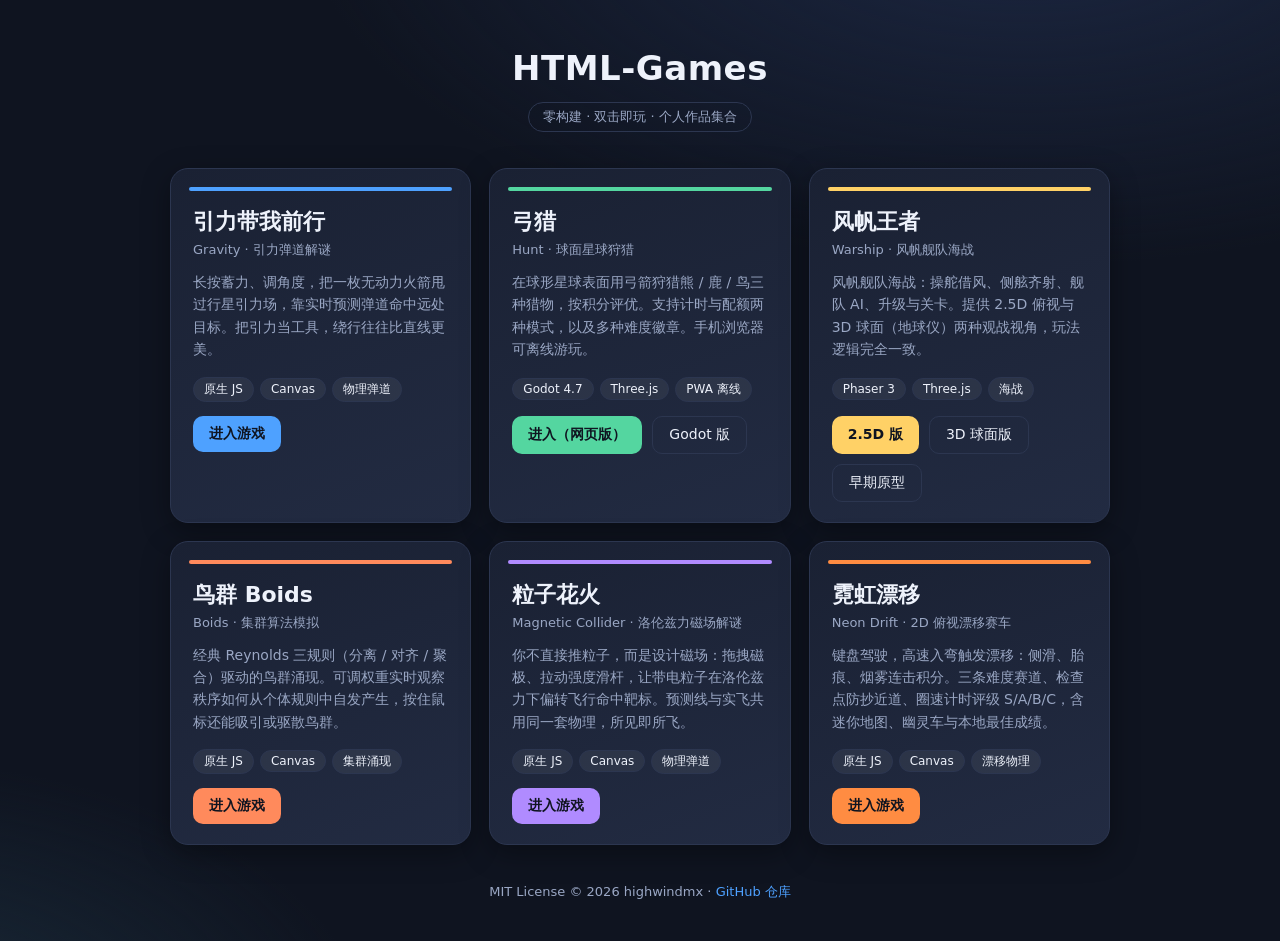
<file: index.html>
<!DOCTYPE html>
<html lang="zh-CN">
<head>
<meta charset="UTF-8">
<meta name="viewport" content="width=device-width, initial-scale=1.0, maximum-scale=1.0, user-scalable=no">
<title>HTML-Games · 小游戏集合</title>
<style>
  :root{
    --bg:#0f1420; --panel:#1a2133; --panel2:#222b42;
    --ink:#eef2fb; --sub:#9aa7c4; --line:#2c3650;
    --blue:#4ea1ff; --coral:#ff8a5c; --green:#54d6a0; --gold:#ffd166;
    --shadow:0 8px 28px rgba(0,0,0,.35);
  }
  *{box-sizing:border-box;}
  html,body{margin:0;padding:0;min-height:100%;background:
    radial-gradient(1200px 600px at 80% -10%, #1c2742 0%, transparent 60%),
    radial-gradient(900px 500px at -10% 110%, #1a2b3a 0%, transparent 55%),
    var(--bg);
    color:var(--ink);
    font-family:-apple-system,"PingFang SC","Microsoft YaHei",system-ui,sans-serif;
    -webkit-font-smoothing:antialiased;}
  .wrap{max-width:980px;margin:0 auto;padding:48px 20px 40px;}
  header{text-align:center;margin-bottom:36px;}
  h1{font-size:34px;margin:0 0 8px;letter-spacing:.5px;}
  .tag{display:inline-block;font-size:13px;color:var(--sub);
    border:1px solid var(--line);border-radius:999px;padding:5px 14px;margin-top:6px;}
  .grid{display:grid;gap:18px;grid-template-columns:repeat(auto-fit,minmax(280px,1fr));}
  .card{position:relative;background:linear-gradient(160deg,var(--panel),var(--panel2));
    border:1px solid var(--line);border-radius:18px;padding:22px 22px 20px;
    box-shadow:var(--shadow);overflow:hidden;transition:transform .18s ease,border-color .18s ease;}
  .card:hover{transform:translateY(-4px);border-color:var(--accent,#4ea1ff);}
  .card .bar{height:4px;border-radius:4px;background:var(--accent,#4ea1ff);margin:-4px -4px 16px;}
  .card h2{margin:0 0 4px;font-size:22px;}
  .card .en{color:var(--sub);font-size:13px;margin-bottom:12px;}
  .card p{color:var(--sub);font-size:14px;line-height:1.6;margin:0 0 16px;min-height:66px;}
  .chip{display:inline-block;font-size:12px;color:var(--ink);background:rgba(255,255,255,.06);
    border:1px solid var(--line);border-radius:999px;padding:3px 10px;margin:0 6px 8px 0;}
  .links{display:flex;flex-wrap:wrap;gap:10px;margin-top:6px;}
  .btn{display:inline-flex;align-items:center;gap:6px;text-decoration:none;
    font-size:14px;font-weight:600;color:#0f1420;background:var(--accent,#4ea1ff);
    padding:9px 16px;border-radius:10px;transition:filter .15s ease;}
  .btn:hover{filter:brightness(1.08);}
  .btn.sub{background:transparent;color:var(--ink);border:1px solid var(--line);font-weight:500;}
  .btn.sub:hover{border-color:var(--accent,#4ea1ff);}
  footer{text-align:center;color:var(--sub);font-size:13px;margin-top:38px;}
  footer a{color:var(--blue);text-decoration:none;}
  footer a:hover{text-decoration:underline;}
</style>
</head>
<body>
<div class="wrap">
  <header>
    <h1>HTML-Games</h1>
    <div class="tag">零构建 · 双击即玩 · 个人作品集合</div>
  </header>

  <main class="grid">

    <!-- Gravity -->
    <section class="card" style="--accent:var(--blue)">
      <div class="bar"></div>
      <h2>引力带我前行</h2>
      <div class="en">Gravity · 引力弹道解谜</div>
      <p>长按蓄力、调角度，把一枚无动力火箭甩过行星引力场，靠实时预测弹道命中远处目标。把引力当工具，绕行往往比直线更美。</p>
      <span class="chip">原生 JS</span><span class="chip">Canvas</span><span class="chip">物理弹道</span>
      <div class="links">
        <a class="btn" href="gravity/index.html">进入游戏</a>
      </div>
    </section>

    <!-- Hunt -->
    <section class="card" style="--accent:var(--green)">
      <div class="bar"></div>
      <h2>弓猎</h2>
      <div class="en">Hunt · 球面星球狩猎</div>
      <p>在球形星球表面用弓箭狩猎熊 / 鹿 / 鸟三种猎物，按积分评优。支持计时与配额两种模式，以及多种难度徽章。手机浏览器可离线游玩。</p>
      <span class="chip">Godot 4.7</span><span class="chip">Three.js</span><span class="chip">PWA 离线</span>
      <div class="links">
        <a class="btn" href="hunt/web/index.html">进入（网页版）</a>
        <a class="btn sub" href="hunt/docs/index.html">Godot 版</a>
      </div>
    </section>

    <!-- Warship -->
    <section class="card" style="--accent:var(--gold)">
      <div class="bar"></div>
      <h2>风帆王者</h2>
      <div class="en">Warship · 风帆舰队海战</div>
      <p>风帆舰队海战：操舵借风、侧舷齐射、舰队 AI、升级与关卡。提供 2.5D 俯视与 3D 球面（地球仪）两种观战视角，玩法逻辑完全一致。</p>
      <span class="chip">Phaser 3</span><span class="chip">Three.js</span><span class="chip">海战</span>
      <div class="links">
        <a class="btn" href="warship/25D/index.html">2.5D 版</a>
        <a class="btn sub" href="warship/3D/index.html">3D 球面版</a>
        <a class="btn sub" href="warship/archive/index.html">早期原型</a>
      </div>
    </section>

    <!-- Boids -->
    <section class="card" style="--accent:var(--coral)">
      <div class="bar"></div>
      <h2>鸟群 Boids</h2>
      <div class="en">Boids · 集群算法模拟</div>
      <p>经典 Reynolds 三规则（分离 / 对齐 / 聚合）驱动的鸟群涌现。可调权重实时观察秩序如何从个体规则中自发产生，按住鼠标还能吸引或驱散鸟群。</p>
      <span class="chip">原生 JS</span><span class="chip">Canvas</span><span class="chip">集群涌现</span>
      <div class="links">
        <a class="btn" href="boids/index.html">进入游戏</a>
      </div>
    </section>

    <!-- Magnetic -->
    <section class="card" style="--accent:#b08bff">
      <div class="bar"></div>
      <h2>粒子花火</h2>
      <div class="en">Magnetic Collider · 洛伦兹力磁场解谜</div>
      <p>你不直接推粒子，而是设计磁场：拖拽磁极、拉动强度滑杆，让带电粒子在洛伦兹力下偏转飞行命中靶标。预测线与实飞共用同一套物理，所见即所飞。</p>
      <span class="chip">原生 JS</span><span class="chip">Canvas</span><span class="chip">物理弹道</span>
      <div class="links">
        <a class="btn" href="magnetic/index.html">进入游戏</a>
      </div>
    </section>

    <!-- Racecar -->
    <section class="card" style="--accent:#ff8c42">
      <div class="bar"></div>
      <h2>霓虹漂移</h2>
      <div class="en">Neon Drift · 2D 俯视漂移赛车</div>
      <p>键盘驾驶，高速入弯触发漂移：侧滑、胎痕、烟雾连击积分。三条难度赛道、检查点防抄近道、圈速计时评级 S/A/B/C，含迷你地图、幽灵车与本地最佳成绩。</p>
      <span class="chip">原生 JS</span><span class="chip">Canvas</span><span class="chip">漂移物理</span>
      <div class="links">
        <a class="btn" href="racecar/index.html">进入游戏</a>
      </div>
    </section>

  </main>

  <footer>
    MIT License © 2026 highwindmx ·
    <a href="https://github.com/highwindmx/HTML-Games" target="_blank" rel="noopener">GitHub 仓库</a>
  </footer>
</div>
</body>
</html>
</file>
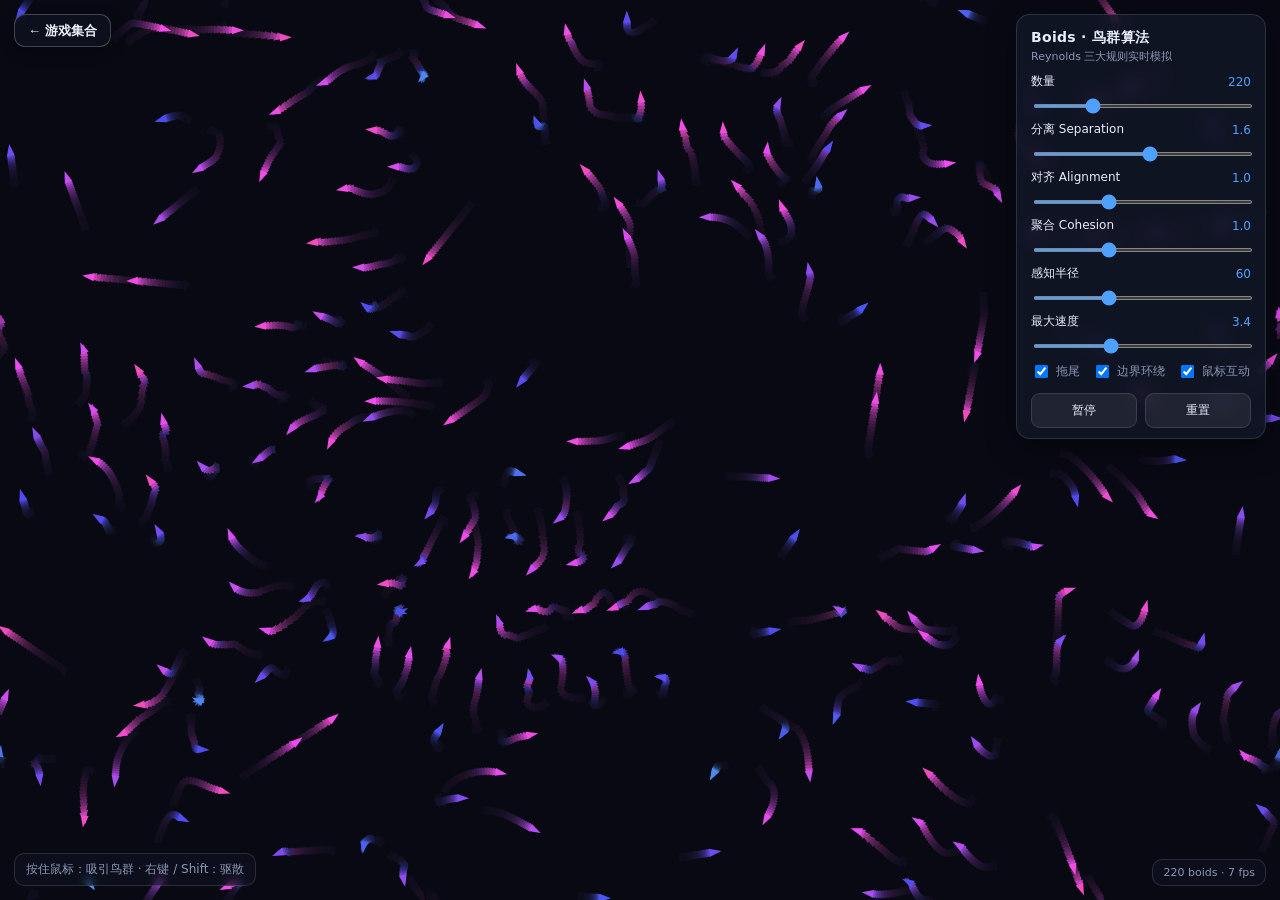
<file: boids/index.html>
<!DOCTYPE html>
<html lang="zh-CN">
<head>
<meta charset="UTF-8">
<meta name="viewport" content="width=device-width, initial-scale=1, maximum-scale=1, user-scalable=no">
<title>Boids · 鸟群算法模拟</title>
<style>
  :root{
    --bg:#0b0f1a; --panel:rgba(18,24,40,.82); --line:rgba(255,255,255,.12);
    --txt:#e8eefb; --muted:#8b97b3; --accent:#4ea1ff;
  }
  *{box-sizing:border-box;}
  html,body{margin:0;height:100%;background:var(--bg);color:var(--txt);overflow:hidden;
    font-family:-apple-system,"PingFang SC","Microsoft YaHei",system-ui,sans-serif;}
  #cv{display:block;position:fixed;inset:0;width:100%;height:100%;}
  .b2home{position:fixed;top:14px;left:14px;z-index:2147483647;display:inline-flex;align-items:center;gap:4px;
    font:600 13px/1 -apple-system,"PingFang SC","Microsoft YaHei",sans-serif;color:#eef2fb;
    text-decoration:none;background:rgba(15,20,32,.72);border:1px solid rgba(255,255,255,.22);
    padding:9px 13px;border-radius:11px;backdrop-filter:blur(4px);box-shadow:0 4px 14px rgba(0,0,0,.35);}
  .b2home:hover{background:rgba(78,161,255,.92);border-color:rgba(78,161,255,.92);}
  #panel{position:fixed;top:14px;right:14px;width:250px;z-index:50;background:var(--panel);
    border:1px solid var(--line);border-radius:14px;backdrop-filter:blur(8px);
    padding:14px 14px 10px;box-shadow:0 8px 30px rgba(0,0,0,.45);user-select:none;}
  #panel h1{font-size:14px;margin:0 0 2px;font-weight:600;letter-spacing:.3px;}
  #panel .sub{font-size:11px;color:var(--muted);margin-bottom:6px;}
  .row{display:flex;align-items:center;justify-content:space-between;font-size:12px;margin:9px 0 3px;}
  .row .val{color:var(--accent);font-variant-numeric:tabular-nums;}
  input[type=range]{width:100%;accent-color:var(--accent);height:4px;}
  .toggles{display:flex;flex-wrap:wrap;gap:8px 12px;margin-top:10px;font-size:12px;}
  .toggles label{display:flex;align-items:center;gap:5px;cursor:pointer;color:var(--muted);}
  .btns{display:flex;gap:8px;margin-top:12px;}
  .btns button{flex:1;background:rgba(255,255,255,.07);color:var(--txt);border:1px solid var(--line);
    border-radius:9px;padding:8px 0;font-size:12px;cursor:pointer;transition:.15s;}
  .btns button:hover{background:rgba(78,161,255,.22);border-color:var(--accent);}
  #hint{position:fixed;left:14px;bottom:14px;z-index:50;font-size:12px;color:var(--muted);
    background:rgba(15,20,32,.6);border:1px solid var(--line);border-radius:10px;padding:7px 11px;backdrop-filter:blur(4px);}
  #stats{position:fixed;right:14px;bottom:14px;z-index:50;font-size:11px;color:var(--muted);
    background:rgba(15,20,32,.6);border:1px solid var(--line);border-radius:10px;padding:6px 10px;font-variant-numeric:tabular-nums;}
  @media (max-width:560px){ #panel{width:200px;} #hint{display:none;} }
</style>
</head>
<body>
<canvas id="cv"></canvas>
<a href="../index.html" class="b2home" title="返回游戏集合">← 游戏集合</a>

<div id="panel">
  <h1>Boids · 鸟群算法</h1>
  <div class="sub">Reynolds 三大规则实时模拟</div>

  <div class="row"><span>数量</span><span class="val" id="vCount">220</span></div>
  <input id="count" type="range" min="20" max="800" step="10" value="220">

  <div class="row"><span>分离 Separation</span><span class="val" id="vSep">1.6</span></div>
  <input id="sep" type="range" min="0" max="3" step="0.1" value="1.6">

  <div class="row"><span>对齐 Alignment</span><span class="val" id="vAli">1.0</span></div>
  <input id="ali" type="range" min="0" max="3" step="0.1" value="1.0">

  <div class="row"><span>聚合 Cohesion</span><span class="val" id="vCoh">1.0</span></div>
  <input id="coh" type="range" min="0" max="3" step="0.1" value="1.0">

  <div class="row"><span>感知半径</span><span class="val" id="vPer">60</span></div>
  <input id="per" type="range" min="20" max="140" step="5" value="60">

  <div class="row"><span>最大速度</span><span class="val" id="vSpd">3.4</span></div>
  <input id="spd" type="range" min="1" max="8" step="0.2" value="3.4">

  <div class="toggles">
    <label><input type="checkbox" id="trails" checked> 拖尾</label>
    <label><input type="checkbox" id="wrap" checked> 边界环绕</label>
    <label><input type="checkbox" id="mouseOn" checked> 鼠标互动</label>
  </div>
  <div class="btns">
    <button id="pauseBtn">暂停</button>
    <button id="resetBtn">重置</button>
  </div>
</div>

<div id="hint">按住鼠标：吸引鸟群 · 右键 / Shift：驱散</div>
<div id="stats">—</div>

<script>
(function(){
  "use strict";
  var cv = document.getElementById('cv');
  var ctx = cv.getContext('2d');
  var W = 0, H = 0, DPR = 1;

  function resize(){
    DPR = Math.min(window.devicePixelRatio || 1, 2);
    W = window.innerWidth; H = window.innerHeight;
    cv.width = Math.floor(W * DPR); cv.height = Math.floor(H * DPR);
    ctx.setTransform(DPR, 0, 0, DPR, 0, 0);
  }
  window.addEventListener('resize', resize);
  resize();

  // ---- boids data (declared before UI binding so setCount can run safely) ----
  var boids = [];
  function rand(a,b){ return a + Math.random()*(b-a); }
  function makeBoid(){
    var a = rand(0, Math.PI*2), s = rand(1, P.spd);
    return { x:rand(0,W), y:rand(0,H), vx:Math.cos(a)*s, vy:Math.sin(a)*s };
  }
  function setCount(n){
    n = Math.round(n);
    if (n > boids.length){ while (boids.length < n) boids.push(makeBoid()); }
    else if (n < boids.length){ boids.length = n; }
  }
  function reset(){ boids = []; setCount(P.count); }

  // ---- parameters (bound to UI) ----
  var P = { count:220, sep:1.6, ali:1.0, coh:1.0, per:60, spd:3.4,
            trails:true, wrap:true, mouseOn:true };
  reset();

  function bind(id, key, valId, fix){
    var el = document.getElementById(id);
    var out = document.getElementById(valId);
    function upd(){
      var v = parseFloat(el.value);
      P[key] = v;
      out.textContent = (fix != null) ? v.toFixed(fix) : v;
      if (key === 'count') setCount(v);
    }
    el.addEventListener('input', upd);
    upd();
  }
  bind('count','count','vCount',0);
  bind('sep','sep','vSep',1);
  bind('ali','ali','vAli',1);
  bind('coh','coh','vCoh',1);
  bind('per','per','vPer',0);
  bind('spd','spd','vSpd',1);
  document.getElementById('trails').addEventListener('change', function(e){ P.trails = e.target.checked; });
  document.getElementById('wrap').addEventListener('change', function(e){ P.wrap = e.target.checked; });
  document.getElementById('mouseOn').addEventListener('change', function(e){ P.mouseOn = e.target.checked; });

  // ---- mouse / touch ----
  var mouse = { x:-9999, y:-9999, down:false, repel:false };
  cv.addEventListener('mousemove', function(e){ mouse.x = e.clientX; mouse.y = e.clientY; });
  cv.addEventListener('mousedown', function(e){ mouse.down = true; mouse.repel = (e.button === 2 || e.shiftKey); });
  window.addEventListener('mouseup', function(){ mouse.down = false; });
  cv.addEventListener('contextmenu', function(e){ e.preventDefault(); });
  cv.addEventListener('mouseleave', function(){ mouse.x = -9999; mouse.y = -9999; });
  cv.addEventListener('touchstart', function(e){ var t=e.touches[0]; mouse.x=t.clientX; mouse.y=t.clientY; mouse.down=true; }, {passive:true});
  cv.addEventListener('touchmove',  function(e){ var t=e.touches[0]; mouse.x=t.clientX; mouse.y=t.clientY; }, {passive:true});
  cv.addEventListener('touchend',   function(){ mouse.down=false; mouse.x=-9999; mouse.y=-9999; });

  // spatial hash grid (keeps neighbor lookups near O(n))
  var grid = new Map();
  function key(cx,cy){ return cx + ',' + cy; }
  function buildGrid(cell){
    grid.clear();
    for (var i=0;i<boids.length;i++){
      var b = boids[i];
      var k = key(Math.floor(b.x/cell), Math.floor(b.y/cell));
      var arr = grid.get(k);
      if (!arr){ arr = []; grid.set(k, arr); }
      arr.push(b);
    }
  }
  function limit(v, max){
    var m = Math.hypot(v.x, v.y);
    if (m > max){ v.x = v.x/m*max; v.y = v.y/m*max; }
    return v;
  }
  function setMag(v, m){
    var d = Math.hypot(v.x, v.y) || 1;
    v.x = v.x/d*m; v.y = v.y/d*m;
    return v;
  }

  var MAXF = 0.5; // base max steering force

  function step(){
    var per = P.per, per2 = per*per, cell = Math.max(per, 20);
    buildGrid(cell);
    for (var i=0;i<boids.length;i++){
      var b = boids[i];
      var sepX=0,sepY=0, aliX=0,aliY=0, cohX=0,cohY=0, nS=0,nA=0,nC=0;
      var bcx = Math.floor(b.x/cell), bcy = Math.floor(b.y/cell);
      for (var gx=bcx-1; gx<=bcx+1; gx++){
        for (var gy=bcy-1; gy<=bcy+1; gy++){
          var arr = grid.get(key(gx,gy));
          if (!arr) continue;
          for (var j=0;j<arr.length;j++){
            var o = arr[j];
            if (o === b) continue;
            var dx = o.x - b.x, dy = o.y - b.y, d2 = dx*dx + dy*dy;
            if (d2 > per2 || d2 === 0) continue;
            var d = Math.sqrt(d2);
            // separation: steer away, weighted by closeness
            sepX -= dx/d/d; sepY -= dy/d/d; nS++;
            // alignment
            aliX += o.vx; aliY += o.vy; nA++;
            // cohesion
            cohX += o.x; cohY += o.y; nC++;
          }
        }
      }
      var ax=0, ay=0, v;
      if (nS > 0){ v = {x:sepX, y:sepY}; setMag(v, P.spd); v.x-=b.vx; v.y-=b.vy; limit(v, MAXF); ax += v.x*P.sep; ay += v.y*P.sep; }
      if (nA > 0){ v = {x:aliX/nA, y:aliY/nA}; setMag(v, P.spd); v.x-=b.vx; v.y-=b.vy; limit(v, MAXF); ax += v.x*P.ali; ay += v.y*P.ali; }
      if (nC > 0){ v = {x:cohX/nC - b.x, y:cohY/nC - b.y}; setMag(v, P.spd); v.x-=b.vx; v.y-=b.vy; limit(v, MAXF); ax += v.x*P.coh; ay += v.y*P.coh; }

      if (P.mouseOn && mouse.down){
        var mdx = mouse.x - b.x, mdy = mouse.y - b.y, md = Math.hypot(mdx, mdy);
        if (md < 200 && md > 0.001){
          var dir = mouse.repel ? -1 : 1;
          v = {x:mdx/md, y:mdy/md}; setMag(v, P.spd); v.x-=b.vx; v.y-=b.vy; limit(v, MAXF*3);
          ax += v.x*dir*0.8; ay += v.y*dir*0.8;
        }
      }

      b.vx += ax; b.vy += ay;
      var sp = Math.hypot(b.vx, b.vy);
      if (sp > P.spd){ b.vx = b.vx/sp*P.spd; b.vy = b.vy/sp*P.spd; }
      else if (sp < 0.4){ var k2 = (sp||1); b.vx = b.vx/k2*0.4; b.vy = b.vy/k2*0.4; }

      b.x += b.vx; b.y += b.vy;
      if (P.wrap){
        if (b.x < 0) b.x += W; else if (b.x > W) b.x -= W;
        if (b.y < 0) b.y += H; else if (b.y > H) b.y -= H;
      } else {
        if (b.x < 0){ b.x = 0; b.vx = Math.abs(b.vx); } else if (b.x > W){ b.x = W; b.vx = -Math.abs(b.vx); }
        if (b.y < 0){ b.y = 0; b.vy = Math.abs(b.vy); } else if (b.y > H){ b.y = H; b.vy = -Math.abs(b.vy); }
      }
    }
  }

  function draw(){
    if (P.trails){
      ctx.fillStyle = 'rgba(11,15,26,0.18)';
      ctx.fillRect(0,0,W,H);
    } else {
      ctx.fillStyle = '#0b0f1a';
      ctx.fillRect(0,0,W,H);
    }
    for (var i=0;i<boids.length;i++){
      var b = boids[i];
      var ang = Math.atan2(b.vy, b.vx);
      var sp = Math.hypot(b.vx, b.vy);
      var hue = 200 + (sp / P.spd) * 120; // blue (slow) -> pink (fast)
      ctx.save();
      ctx.translate(b.x, b.y);
      ctx.rotate(ang);
      ctx.fillStyle = 'hsl(' + hue + ',85%,62%)';
      ctx.beginPath();
      ctx.moveTo(7, 0); ctx.lineTo(-5, 4); ctx.lineTo(-5, -4); ctx.closePath();
      ctx.fill();
      ctx.restore();
    }
    if (P.mouseOn && mouse.down && mouse.x > -9000){
      ctx.beginPath();
      ctx.arc(mouse.x, mouse.y, 200, 0, Math.PI*2);
      ctx.strokeStyle = mouse.repel ? 'rgba(255,90,90,.5)' : 'rgba(78,161,255,.5)';
      ctx.lineWidth = 2;
      ctx.stroke();
    }
  }

  var paused = false;
  var statsEl = document.getElementById('stats');
  var frames = 0, lastT = performance.now(), fps = 0;

  function loop(){
    if (!paused) step();
    draw();
    frames++;
    var now = performance.now();
    if (now - lastT >= 500){
      fps = Math.round(frames * 1000 / (now - lastT));
      frames = 0; lastT = now;
      statsEl.textContent = boids.length + ' boids · ' + fps + ' fps';
    }
    requestAnimationFrame(loop);
  }

  document.getElementById('pauseBtn').addEventListener('click', function(){
    paused = !paused; this.textContent = paused ? '继续' : '暂停';
  });
  document.getElementById('resetBtn').addEventListener('click', reset);

  loop();
})();
</script>
</body>
</html>
</file>
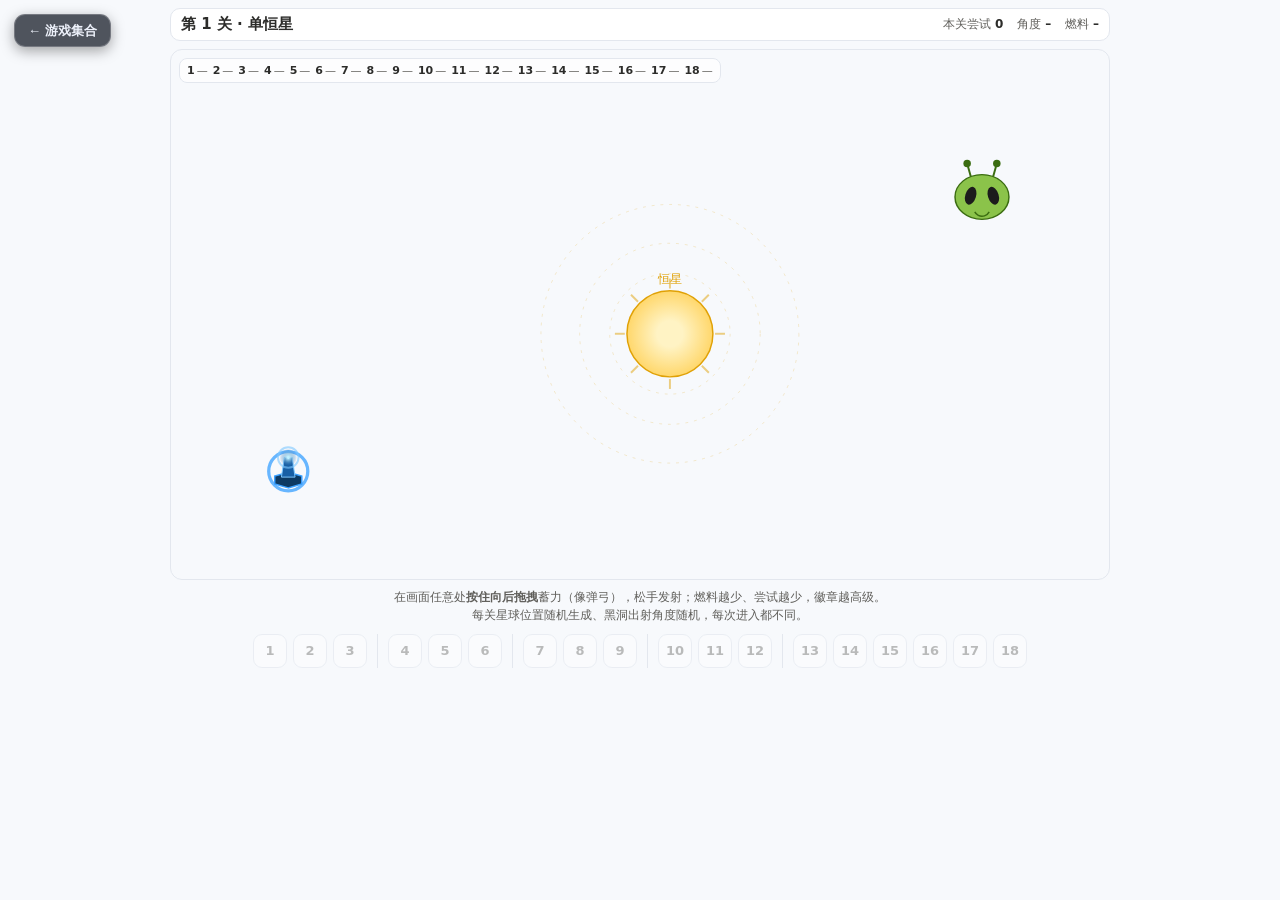
<file: gravity/index.html>
<!DOCTYPE html>
<html lang="zh-CN">
<head>
<meta charset="UTF-8">
<meta name="viewport" content="width=device-width, initial-scale=1.0, maximum-scale=1.0, user-scalable=no">
<title>引力带我前行 · 引力弹道解谜</title>
<style>
  :root{
    --bg:#f7f9fc; --panel:#ffffff; --ink:#2c2c2a; --sub:#5f5e5a;
    --blue:#185fa5; --blue50:#e6f1fb; --coral:#d85a30; --coral50:#f5c4b3;
    --green:#3b6d11; --green50:#e7f0d8; --teal:#0f6e56;
  }
  *{box-sizing:border-box;}
  html,body{margin:0;padding:0;background:var(--bg);color:var(--ink);
    font-family:-apple-system,"PingFang SC","Microsoft YaHei",system-ui,sans-serif;
    -webkit-user-select:none;user-select:none;}
  #wrap{max-width:960px;margin:0 auto;padding:8px 10px 16px;}
  .bar{display:flex;align-items:center;justify-content:space-between;gap:8px;
    padding:6px 10px;background:var(--panel);border:1px solid #e3e7ee;border-radius:10px;margin-bottom:8px;}
  .bar .l{font-size:15px;font-weight:700;}
  .bar .r{font-size:12px;color:var(--sub);display:flex;gap:14px;}
  .bar .r b{color:var(--ink);font-weight:700;}
  /* 用 padding-top 撑高度，兼容不认 aspect-ratio 的 WebView（避免画布高度塌缩成 0） */
  #stage{position:relative;width:100%;padding-top:56.25%;background:var(--bg);
    border:1px solid #e3e7ee;border-radius:12px;overflow:hidden;}
  canvas{position:absolute;inset:0;width:100%;height:100%;touch-action:none;display:block;}
  /* 左上角徽章等级列 */
  #badgeTray{position:absolute;top:8px;left:8px;display:flex;flex-wrap:wrap;gap:5px;
    background:rgba(255,255,255,.72);border:1px solid #e3e7ee;border-radius:8px;padding:5px 7px;
    font-size:11px;z-index:4;max-width:62%;}
  #badgeTray .bi{display:flex;align-items:center;gap:2px;color:var(--sub);}
  #badgeTray .bi b{color:var(--ink);font-weight:700;}
  #badgeTray .t3{color:#c79100;} #badgeTray .t2{color:#8a8f98;} #badgeTray .t1{color:#b5752e;}
  #winpill{position:absolute;top:10px;left:50%;transform:translateX(-50%);display:none;flex-direction:column;align-items:center;gap:6px;
    background:var(--panel);border:1px solid #e3e7ee;border-radius:10px;padding:8px 10px;
    box-shadow:0 6px 20px rgba(0,0,0,.1);z-index:5;}
  #winBadge{font-size:12px;font-weight:700;color:#8a6d1a;}
  .pillbtns{display:flex;gap:8px;}
  button{font:inherit;font-size:14px;font-weight:600;padding:9px 16px;border-radius:9px;
    border:1px solid transparent;cursor:pointer;transition:transform .05s;}
  button:active{transform:translateY(1px);}
  .b-primary{background:var(--blue);color:#fff;}
  .b-ghost{background:var(--panel);border-color:#d7dde6;color:var(--ink);}
  .hint{font-size:12px;color:var(--sub);margin-top:8px;line-height:1.5;text-align:center;}
  .levels{display:flex;gap:6px;justify-content:center;flex-wrap:wrap;margin-top:10px;}
  .lvl{font:inherit;font-size:13px;font-weight:700;width:34px;height:34px;border-radius:9px;
    border:1px solid #d7dde6;background:var(--panel);color:var(--sub);cursor:pointer;
    display:flex;align-items:center;justify-content:center;padding:0;}
  .lvl.on{background:var(--blue);color:#fff;border-color:var(--blue);}
  .lvl.lock{opacity:.4;cursor:not-allowed;}
  .levels .sep{width:1px;align-self:stretch;background:#e3e7ee;margin:0 4px;}
</style>
</head>
<body>
<div id="wrap">
  <div class="bar">
    <div class="l" id="levelName">第 1 关</div>
    <div class="r">
      <span>本关尝试 <b id="attempts">0</b></span>
      <span>角度 <b id="angle">–</b></span>
      <span>燃料 <b id="power">–</b></span>
    </div>
  </div>
  <div id="stage">
    <canvas id="cv" width="960" height="540"></canvas>
    <div id="badgeTray"></div>
    <div id="winpill">
      <div id="winBadge"></div>
      <div class="pillbtns">
        <button id="nextBtn" class="b-primary">下一关</button>
        <button id="replayBtn" class="b-ghost">重玩</button>
      </div>
    </div>
  </div>
  <div class="hint">在画面任意处<b>按住向后拖拽</b>蓄力（像弹弓），松手发射；燃料越少、尝试越少，徽章越高级。<br>每关星球位置随机生成、黑洞出射角度随机，每次进入都不同。</div>
  <div id="levels" class="levels"></div>
</div>

<script>
"use strict";
// ===== 全局物理常量（全部 [PLACEHOLDER · 假设值，待 playtest 调]）=====
const W = 960, H = 540;
const DT = 1/120;
const G = 800;
const V0_MAX = 700;              // 燃料满格对应初速
const V_MAX = 1200;
const T_MAX = 12;
const MAX_PULL = 240;

// ===== 天体类型（视觉 + 引力场风格；物理只看 mu）=====
const BODY_TYPES = {
  planet:   {fill:"#f5c4b3", stroke:"#d85a30", label:"行星"},
  star:     {fill:"#ffd76b", stroke:"#e0a106", label:"恒星"},
  moon:     {fill:"#d9dde3", stroke:"#9aa3ad", label:"卫星"},
  satellite:{fill:"#cdd3dc", stroke:"#7f8893", label:"卫"},
  blackhole:{fill:"#0c0c12", stroke:"#7a4bff", label:"黑洞"},
  redgiant: {fill:"#ff8a5c", stroke:"#c4421f", label:"红巨星"},
};

// 黑洞配对提示：用「颜色 + 形状」区分不同对（不使用连线）。每对一组色+形。
const PAIR_PALETTE = ["#27d0ff", "#ff5fa2", "#ffb13b", "#7CFF6B"]; // 青 / 粉 / 琥珀 / 绿
const PAIR_SHAPES  = ["circle", "diamond", "triangle", "square"];   // 圆 / 菱形 / 三角 / 方

// ===== 徽章评级（按尝试数 + 燃料加权，越少越好）=====
// score = 尝试×1.0 + 燃料占比×3.0（燃料权重更高）；阈值 [PLACEHOLDER]
function computeTier(attempts, fuelFrac){
  const score = attempts*1.0 + fuelFrac*3.0;
  if(score <= 4) return 3;       // 金
  if(score <= 8) return 2;       // 银
  return 1;                      // 铜
}
const TIER = { 3:{n:"金",ic:"🥇"}, 2:{n:"银",ic:"🥈"}, 1:{n:"铜",ic:"🥉"} };

// ===== 关卡定义（按难度组合；元素可在单关出现 1 或多个）=====
// 黑洞必成对（id/pair）；卫星绕父行星公转（orbit）。
const LEVELS = [
  // 约束：每颗行星各带一颗卫星（planet⇔satellite 逐体成立）；每关签名(类型:数量)唯一；实心天体关直线必被挡(P3)
  // 难度序：恒星(star) < 行星(planet,必带卫星) ；黑洞作为横向机制叠加。故 L1=恒星, L2=单行星, 之后逐步叠数量与黑洞。
  // 新插入：L3 双恒星(star×2) / L8 双恒星+一对黑洞(star×2+blackhole×2) / 第 5 章 L13-L18「两队黑洞」系列(blackhole×4，叠加星/行星)。
  // 黑洞配对提示用「颜色+形状」呈现（见 drawBody），不使用连线。
  // —— 第 1 章：天体入门（恒星 → 单行星 → 双恒星 → 双行星，每行星带卫星）——
  { name:"第 1 关 · 单恒星",                             // 签名: star×1（最易，无行星/卫星）
    launch:{x:120,y:430}, target:{x:830,y:150,r:24},
    bodies:[{type:"star",x:475,y:290,R:44,mu:G*30000}] },
  { name:"第 2 关 · 行星+卫星",                          // 签名: planet×1 + satellite×1
    launch:{x:120,y:200}, target:{x:840,y:430,r:24},
    bodies:[{type:"planet",x:480,y:315,R:56,mu:G*17000},
            {type:"satellite",R:18,mu:G*6000,
             orbit:{cx:480,cy:315,R:95,omega:0.9,theta0:0}}] },
  { name:"第 3 关 · 双恒星",                             // 签名: star×2（双恒星纯恒星关，直线被其中一星挡住）
    launch:{x:120,y:430}, target:{x:840,y:150,r:24},
    bodies:[{type:"star",x:480,y:290,R:44,mu:G*26000},
            {type:"star",x:700,y:200,R:38,mu:G*20000}] },
  { name:"第 4 关 · 双行星+双卫星",                       // 签名: planet×2 + satellite×2（每行星各带一卫星）
    launch:{x:120,y:430}, target:{x:830,y:120,r:22},
    bodies:[{type:"planet",x:475,y:275,R:50,mu:G*14000},
            {type:"satellite",R:16,mu:G*5000,
             orbit:{cx:475,cy:275,R:72,omega:0.9,theta0:0}},
            {type:"planet",x:700,y:430,R:46,mu:G*13000},
            {type:"satellite",R:15,mu:G*4500,
             orbit:{cx:700,cy:430,R:70,omega:-0.9,theta0:1.0}}] },
  { name:"第 5 关 · 行星+卫星+恒星",                     // 签名: planet×1 + satellite×1 + star×1
    launch:{x:120,y:430}, target:{x:860,y:90,r:20},
    bodies:[{type:"planet",x:490,y:260,R:50,mu:G*15000},
            {type:"satellite",R:18,mu:G*6000,
             orbit:{cx:490,cy:260,R:76,omega:0.9,theta0:0}},
            {type:"star",x:250,y:420,R:34,mu:G*20000}] },
  // —— 第 2 章：引入虫洞（恒星/行星混搭）——
  { name:"第 6 关 · 恒星+虫洞",                          // 签名: star×1 + blackhole×2（虫洞入门，恒星挡直线）
    launch:{x:120,y:270}, target:{x:840,y:270,r:22},
    bodies:[{type:"star",x:480,y:270,R:40,mu:G*24000},
            {type:"blackhole",x:300,y:150,R:30,mu:G*16000,id:"h0",pair:"h1"},
            {type:"blackhole",x:660,y:150,R:30,mu:G*16000,id:"h1",pair:"h0"}] },
  { name:"第 7 关 · 行星+卫星+虫洞",                      // 签名: planet×1 + satellite×1 + blackhole×2
    launch:{x:120,y:270}, target:{x:850,y:300,r:22},
    bodies:[{type:"planet",x:470,y:285,R:50,mu:G*18000},
            {type:"satellite",R:16,mu:G*5500,
             orbit:{cx:470,cy:285,R:90,omega:-1.0,theta0:2.0}},
            {type:"blackhole",x:300,y:440,R:30,mu:G*16000,id:"h0",pair:"h1"},
            {type:"blackhole",x:650,y:440,R:30,mu:G*16000,id:"h1",pair:"h0"}] },
  { name:"第 8 关 · 双恒星+虫洞",                        // 签名: star×2 + blackhole×2（2 恒星 + 一对黑洞）
    launch:{x:120,y:430}, target:{x:840,y:150,r:22},
    bodies:[{type:"star",x:480,y:290,R:42,mu:G*22000},
            {type:"star",x:680,y:200,R:34,mu:G*18000},
            {type:"blackhole",x:300,y:150,R:30,mu:G*15000,id:"h0",pair:"h1"},
            {type:"blackhole",x:640,y:440,R:30,mu:G*15000,id:"h1",pair:"h0"}] },
  // —— 第 3 章：全元素组合（双行星带双卫星 作为"更难"基底）——
  { name:"第 9 关 · 双行星+双卫星+恒星",                  // 签名: planet×2 + satellite×2 + star×1
    launch:{x:120,y:430}, target:{x:860,y:90,r:20},
    bodies:[{type:"planet",x:490,y:260,R:48,mu:G*15000},
            {type:"satellite",R:16,mu:G*5000,
             orbit:{cx:490,cy:260,R:74,omega:0.9,theta0:0}},
            {type:"planet",x:720,y:360,R:44,mu:G*13000},
            {type:"satellite",R:14,mu:G*4500,
             orbit:{cx:720,cy:360,R:70,omega:-0.9,theta0:1.0}},
            {type:"star",x:250,y:150,R:38,mu:G*22000}] },
  { name:"第 10 关 · 双行星+双卫星+虫洞",                 // 签名: planet×2 + satellite×2 + blackhole×2
    launch:{x:120,y:270}, target:{x:850,y:300,r:22},
    bodies:[{type:"planet",x:470,y:285,R:50,mu:G*18000},
            {type:"satellite",R:16,mu:G*5500,
             orbit:{cx:470,cy:285,R:90,omega:0.9,theta0:0}},
            {type:"planet",x:250,y:430,R:44,mu:G*14000},
            {type:"satellite",R:14,mu:G*4500,
             orbit:{cx:250,cy:430,R:70,omega:-0.9,theta0:1.0}},
            {type:"blackhole",x:700,y:140,R:30,mu:G*16000,id:"h0",pair:"h1"},
            {type:"blackhole",x:700,y:430,R:30,mu:G*16000,id:"h1",pair:"h0"}] },
  { name:"第 11 关 · 行星+卫星+恒星+虫洞",                // 签名: planet×1 + satellite×1 + star×1 + blackhole×2
    launch:{x:120,y:270}, target:{x:860,y:270,r:20},
    bodies:[{type:"star",x:490,y:270,R:40,mu:G*24000},
            {type:"planet",x:320,y:400,R:44,mu:G*15000},
            {type:"satellite",R:14,mu:G*4500,
             orbit:{cx:320,cy:400,R:72,omega:1.0,theta0:0}},
            {type:"blackhole",x:250,y:140,R:28,mu:G*14000,id:"h0",pair:"h1"},
            {type:"blackhole",x:720,y:140,R:28,mu:G*14000,id:"h1",pair:"h0"}] },
  { name:"第 12 关 · 全元素 Boss",                        // 签名: planet×2 + satellite×2 + star×1 + blackhole×2
    launch:{x:120,y:270}, target:{x:480,y:480,r:18},
    bodies:[{type:"planet",x:300,y:375,R:46,mu:G*15000},
            {type:"satellite",R:14,mu:G*4500,
             orbit:{cx:300,cy:375,R:72,omega:0.9,theta0:0}},
            {type:"planet",x:640,y:200,R:44,mu:G*15000},
            {type:"satellite",R:13,mu:G*4200,
             orbit:{cx:640,cy:200,R:70,omega:-0.9,theta0:1.0}},
            {type:"star",x:500,y:290,R:34,mu:G*20000},
            {type:"blackhole",x:820,y:120,R:28,mu:G*14000,id:"h0",pair:"h1"},
            {type:"blackhole",x:820,y:430,R:28,mu:G*14000,id:"h1",pair:"h0"}] },
  // —— 第 5 章：两队黑洞系列（每关含 2 对虫洞 blackhole×4，叠加星/行星/卫星；配对用颜色+形状提示）——
  { name:"第 13 关 · 两队黑洞入门",                      // 签名: blackhole×4（纯虫洞链接教学，无实心体）
    launch:{x:120,y:270}, target:{x:850,y:270,r:22},
    bodies:[{type:"blackhole",x:330,y:200,R:32,mu:G*13000,id:"h0",pair:"h1"},
            {type:"blackhole",x:330,y:400,R:32,mu:G*13000,id:"h1",pair:"h0"},
            {type:"blackhole",x:640,y:200,R:32,mu:G*13000,id:"h2",pair:"h3"},
            {type:"blackhole",x:640,y:400,R:32,mu:G*13000,id:"h3",pair:"h2"}] },
  { name:"第 14 关 · 恒星+两队黑洞",                     // 签名: star×1 + blackhole×4（恒星挡直线）
    launch:{x:120,y:270}, target:{x:850,y:270,r:22},
    bodies:[{type:"star",x:480,y:270,R:40,mu:G*24000},
            {type:"blackhole",x:300,y:140,R:30,mu:G*13000,id:"h0",pair:"h1"},
            {type:"blackhole",x:300,y:420,R:30,mu:G*13000,id:"h1",pair:"h0"},
            {type:"blackhole",x:660,y:140,R:30,mu:G*13000,id:"h2",pair:"h3"},
            {type:"blackhole",x:660,y:420,R:30,mu:G*13000,id:"h3",pair:"h2"}] },
  { name:"第 15 关 · 行星卫星+两队黑洞",                 // 签名: planet×1 + satellite×1 + blackhole×4
    launch:{x:120,y:430}, target:{x:850,y:120,r:22},
    bodies:[{type:"planet",x:470,y:300,R:56,mu:G*17000},
            {type:"satellite",R:18,mu:G*6000,
             orbit:{cx:470,cy:300,R:95,omega:0.9,theta0:0}},
            {type:"blackhole",x:300,y:140,R:30,mu:G*13000,id:"h0",pair:"h1"},
            {type:"blackhole",x:300,y:420,R:30,mu:G*13000,id:"h1",pair:"h0"},
            {type:"blackhole",x:720,y:140,R:30,mu:G*13000,id:"h2",pair:"h3"},
            {type:"blackhole",x:720,y:420,R:30,mu:G*13000,id:"h3",pair:"h2"}] },
  { name:"第 16 关 · 双行星卫星+两队黑洞",               // 签名: planet×2 + satellite×2 + blackhole×4
    launch:{x:120,y:430}, target:{x:860,y:90,r:20},
    bodies:[{type:"planet",x:400,y:300,R:50,mu:G*14000},
            {type:"satellite",R:16,mu:G*5000,
             orbit:{cx:400,cy:300,R:74,omega:0.9,theta0:0}},
            {type:"planet",x:680,y:200,R:46,mu:G*13000},
            {type:"satellite",R:14,mu:G*4500,
             orbit:{cx:680,cy:200,R:70,omega:-0.9,theta0:1.0}},
            {type:"blackhole",x:280,y:150,R:28,mu:G*12000,id:"h0",pair:"h1"},
            {type:"blackhole",x:280,y:430,R:28,mu:G*12000,id:"h1",pair:"h0"},
            {type:"blackhole",x:820,y:150,R:28,mu:G*12000,id:"h2",pair:"h3"},
            {type:"blackhole",x:820,y:430,R:28,mu:G*12000,id:"h3",pair:"h2"}] },
  { name:"第 17 关 · 行星卫星+恒星+两队黑洞",            // 签名: planet×1 + satellite×1 + star×1 + blackhole×4
    launch:{x:120,y:430}, target:{x:860,y:90,r:20},
    bodies:[{type:"planet",x:470,y:300,R:50,mu:G*15000},
            {type:"satellite",R:16,mu:G*5000,
             orbit:{cx:470,cy:300,R:76,omega:0.9,theta0:0}},
            {type:"star",x:260,y:160,R:36,mu:G*20000},
            {type:"blackhole",x:300,y:430,R:28,mu:G*12000,id:"h0",pair:"h1"},
            {type:"blackhole",x:660,y:430,R:28,mu:G*12000,id:"h1",pair:"h0"},
            {type:"blackhole",x:300,y:150,R:28,mu:G*12000,id:"h2",pair:"h3"},
            {type:"blackhole",x:660,y:150,R:28,mu:G*12000,id:"h3",pair:"h2"}] },
  { name:"第 18 关 · 全元素+两队黑洞 Boss",              // 签名: planet×2 + satellite×2 + star×1 + blackhole×4
    launch:{x:120,y:270}, target:{x:880,y:470,r:18},
    bodies:[{type:"planet",x:430,y:330,R:52,mu:G*15000},
            {type:"satellite",R:15,mu:G*5000,
             orbit:{cx:430,cy:330,R:78,omega:0.9,theta0:0}},
            {type:"planet",x:680,y:160,R:46,mu:G*14000},
            {type:"satellite",R:13,mu:G*4200,
             orbit:{cx:680,cy:160,R:72,omega:-0.9,theta0:1.0}},
            {type:"star",x:300,y:150,R:36,mu:G*20000},
            {type:"blackhole",x:820,y:120,R:28,mu:G*13000,id:"h0",pair:"h1"},
            {type:"blackhole",x:820,y:430,R:28,mu:G*13000,id:"h1",pair:"h0"},
            {type:"blackhole",x:250,y:430,R:28,mu:G*13000,id:"h2",pair:"h3"},
            {type:"blackhole",x:560,y:450,R:28,mu:G*13000,id:"h3",pair:"h2"}] },
];

// ===== 状态 =====
const cv = document.getElementById("cv");
const ctx = cv.getContext("2d");
let levelIdx = 0;
let level = LEVELS[0];
let phase = "aim";               // aim | flying | won
let levelAttempts = 0;           // 本关尝试数（徽章用）
let lastWinFuelFrac = 0;         // 本关命中时燃料占比
let passedSet = new Set(JSON.parse(localStorage.getItem("gg_passed")||"[]"));  // 已通过关卡集合
// 读取并清洗：仅保留合法 tier(1/2/3)；旧版本曾存图标字符串等非数字值，会导致 TIER[tier] 为 undefined 崩溃
let badgeTiers = {};
try{
  const raw = JSON.parse(localStorage.getItem("gg_badges")||"{}");
  if(raw && typeof raw==="object" && !Array.isArray(raw)){
    for(const k in raw){ const v = raw[k]; if(v===1||v===2||v===3) badgeTiers[k]=v; }
  }
}catch(e){ badgeTiers = {}; }
let newTier = 0;                 // 本次是否刷新更高级徽章
let rocket = null;
let ghostTrail = null;
let aim = null;
let acc = 0, simT = 0, winRingT = 0;
let worldT = 0;                  // 全局时间，驱动卫星公转 / 黑洞虫洞

// ===== 天体当前位置（卫星随 worldT 公转）=====
function bodyPos(b){
  if(b.type==="satellite"){
    const o=b.orbit, th=o.theta0 + o.omega*worldT;
    return {x:o.cx + Math.cos(th)*o.R, y:o.cy + Math.sin(th)*o.R};
  }
  return {x:b.x, y:b.y};
}

// 颜色 + alpha，用于按配对上色
function hexA(hex,a){
  const h=hex.replace("#","");
  const n=parseInt(h.length===3 ? h.split("").map(c=>c+c).join("") : h,16);
  return "rgba("+((n>>16)&255)+","+((n>>8)&255)+","+(n&255)+","+a+")";
}
// 配对形状提示（画在事件视界中心，纯几何无连线）
function drawPairGlyph(x,y,r,shape,color){
  const s=r*0.4; ctx.fillStyle=color; ctx.beginPath();
  if(shape==="diamond"){ ctx.moveTo(x,y-s); ctx.lineTo(x+s,y); ctx.lineTo(x,y+s); ctx.lineTo(x-s,y); ctx.closePath(); }
  else if(shape==="triangle"){ ctx.moveTo(x,y-s); ctx.lineTo(x+s*0.87,y+s*0.5); ctx.lineTo(x-s*0.87,y+s*0.5); ctx.closePath(); }
  else if(shape==="square"){ ctx.rect(x-s,y-s,2*s,2*s); }
  else { ctx.arc(x,y,s,0,7); }   // circle
  ctx.fill();
}
// 关卡加载时为每对黑洞分配「颜色+形状」（同一对共享一组）
function assignPairStyles(){
  const byId={}; level.bodies.forEach(b=>{ if(b.type==="blackhole") byId[b.id]=b; });
  const groups=[]; const done=new Set();
  for(const b of level.bodies){
    if(b.type!=="blackhole" || done.has(b.id)) continue;
    const partner=byId[b.pair];
    const tag=[b.id,b.pair].sort().join("~");
    let g=groups.find(p=>p.tag===tag);
    if(!g){ const i=groups.length; g={tag,color:PAIR_PALETTE[i%PAIR_PALETTE.length],shape:PAIR_SHAPES[i%PAIR_SHAPES.length]}; groups.push(g); }
    b._color=g.color; b._shape=g.shape;
    if(partner){ partner._color=g.color; partner._shape=g.shape; }
    done.add(b.id); done.add(b.pair);
  }
}

// ===== 每关星球/天体位置相对随机（有界抖动，避开发射点与目标点）=====
function randomizeBodies(){
  for(const b of level.bodies){
    if(b._ox === undefined){ b._ox=b.x; b._oy=b.y; if(b.orbit){ b._ocx=b.orbit.cx; b._ocy=b.orbit.cy; } }
    // 抖动幅度与画面内边界
    const AMT = 70, M = 70;
    if(b.type==="satellite"){
      for(let t=0;t<8;t++){
        let cx=b._ocx+(Math.random()*2-1)*AMT, cy=b._ocy+(Math.random()*2-1)*AMT;
        cx=Math.max(M,Math.min(W-M,cx)); cy=Math.max(M,Math.min(H-M,cy));
        b.orbit.cx=cx; b.orbit.cy=cy;
        if(Math.hypot(cx-level.launch.x,cy-level.launch.y)>130 &&
           Math.hypot(cx-level.target.x,cy-level.target.y)>130) break;
      }
    } else {
      for(let t=0;t<8;t++){
        let x=b._ox+(Math.random()*2-1)*AMT, y=b._oy+(Math.random()*2-1)*AMT;
        x=Math.max(M,Math.min(W-M,x)); y=Math.max(M,Math.min(H-M,y));
        b.x=x; b.y=y;
        if(Math.hypot(x-level.launch.x,y-level.launch.y)>b.R+70 &&
           Math.hypot(x-level.target.x,y-level.target.y)>b.R+70) break;
      }
    }
  }
}

// ===== 物理：加速度（多体叠加）=====
function accel(x, y){
  let ax=0, ay=0;
  for(const b of level.bodies){
    const p = bodyPos(b);
    const dx = p.x - x, dy = p.y - y;
    const r = Math.hypot(dx, dy) || 1e-6;
    const rc = Math.max(r, b.R);
    const a = b.mu / (rc*rc);
    ax += a * dx / r;  ay += a * dy / r;
  }
  return [ax, ay];
}

// 固定步长推进（半隐式欧拉，确定性）。返回事件：null/"crash"/"out"/"win"/"timeout"
function step(s){
  const [ax, ay] = accel(s.x, s.y);
  s.vx += ax*DT;  s.vy += ay*DT;
  const sp = Math.hypot(s.vx, s.vy);
  if(sp > V_MAX){ s.vx *= V_MAX/sp; s.vy *= V_MAX/sp; }
  s.x += s.vx*DT;  s.y += s.vy*DT;
  // 黑洞虫洞：进入一个 → 从成对另一个沿原速度方向射出，速度向量完整保留
  for(const b of level.bodies){
    if(b.type!=="blackhole") continue;
    const p = bodyPos(b);
    const d = Math.hypot(p.x-s.x, p.y-s.y);
    if(b.id === s.justTeleported){
      if(d > b.R+20) s.justTeleported = null;   // 远离后解除冷却
      continue;
    }
    if(d <= b.R){
      const other = level.bodies.find(o=>o.id===b.pair);
      const op = bodyPos(other);
      // 出射角度随机；力度（速度大小）保持进入时相同（sp 为当前速度大小）
      const th = Math.random()*Math.PI*2;
      const ux = Math.cos(th), uy = Math.sin(th);
      s.x = op.x + ux*(other.R+12);
      s.y = op.y + uy*(other.R+12);
      s.vx = ux*sp;  s.vy = uy*sp;
      s.justTeleported = other.id;
      s.trail.push({jump:true});                // 轨迹断裂标记，避免跨屏连线
      return null;
    }
  }
  // 实心天体碰撞 = 失败（黑洞不在此列）
  for(const b of level.bodies){
    if(b.type==="blackhole") continue;
    const p = bodyPos(b);
    if(Math.hypot(p.x-s.x, p.y-s.y) <= b.R) return "crash";
  }
  if(s.x < -60 || s.x > W+60 || s.y < -60 || s.y > H+60) return "out";
  if(Math.hypot(level.target.x-s.x, level.target.y-s.y) <= level.target.r) return "win";
  return null;
}

// ===== 输入（弹弓式）=====
function toLogical(e){
  const rect = cv.getBoundingClientRect();
  return { x:(e.clientX-rect.left)/rect.width*W, y:(e.clientY-rect.top)/rect.height*H };
}
function updateAim(p){
  const L = level.launch;
  let dx = L.x - p.x, dy = L.y - p.y;
  const pull = Math.min(Math.hypot(dx,dy), MAX_PULL);
  if(pull < 1){ aim=null; return; }
  const dirx = dx/Math.hypot(dx,dy), diry = dy/Math.hypot(dx,dy);
  const power = pull/MAX_PULL * V0_MAX;
  aim = { dirx, diry, power, vx:dirx*power, vy:diry*power };
  const ang = (Math.atan2(diry, dirx)*180/Math.PI + 360)%360;
  document.getElementById("angle").textContent = ang.toFixed(0)+"°";
  document.getElementById("power").textContent = (power/V0_MAX*100).toFixed(0)+"%";
}
cv.addEventListener("pointerdown", e=>{
  ensureAudio();
  if(phase!=="aim") return;
  cv.setPointerCapture(e.pointerId);
  updateAim(toLogical(e));
});
cv.addEventListener("pointermove", e=>{
  if(phase!=="aim" || !cv.hasPointerCapture(e.pointerId)) return;
  updateAim(toLogical(e));
});
cv.addEventListener("pointerup", e=>{
  if(phase!=="aim" || !aim) return;
  fire();
});

function fire(){
  levelAttempts++;
  document.getElementById("attempts").textContent = levelAttempts;
  rocket = {x:level.launch.x, y:level.launch.y, vx:aim.vx, vy:aim.vy,
            trail:[], justTeleported:null};
  lastWinFuelFrac = aim.power / V0_MAX;
  phase = "flying"; acc = 0; simT = 0; aim = null;
  beep(220,0.15,"sawtooth");
}

// ===== 渲染 =====
function drawScene(){
  ctx.clearRect(0,0,W,H);
  for(const b of level.bodies) drawBody(b);
  const t = level.target;
  drawAlien(t.x, t.y, t.r);
  drawLauncher(level.launch);
}

function drawBody(b){
  const T = BODY_TYPES[b.type] || BODY_TYPES.planet;
  const p = bodyPos(b);
  // 卫星公转轨道环
  if(b.type==="satellite"){
    ctx.beginPath(); ctx.arc(b.orbit.cx,b.orbit.cy,b.orbit.R,0,7);
    ctx.strokeStyle="rgba(127,136,147,.35)"; ctx.setLineDash([3,5]); ctx.lineWidth=1; ctx.stroke(); ctx.setLineDash([]);
  }
  // 引力场环
  const rings = b.type==="blackhole" ? [b.R*3.4,b.R*2.4,b.R*1.6]
              : b.type==="star"      ? [b.R*3.0,b.R*2.1,b.R*1.4]
              :                          [b.R*2.6,b.R*1.9,b.R*1.3];
  const ringCol = b.type==="blackhole" ? hexA(b._color||"#7a4bff",.22)
                : b.type==="star"      ? "rgba(224,161,6,.20)"
                :                          "rgba(216,90,48,.18)";
  for(const rr of rings){
    ctx.beginPath(); ctx.arc(p.x,p.y,rr,0,7);
    ctx.strokeStyle=ringCol; ctx.setLineDash([3,6]); ctx.lineWidth=1; ctx.stroke(); ctx.setLineDash([]);
  }
  if(b.type==="blackhole"){
    const col = b._color || "#7a4bff";
    ctx.beginPath(); ctx.arc(p.x,p.y,b.R*1.5,0,7);
    ctx.strokeStyle=hexA(col,.55); ctx.lineWidth=3; ctx.stroke();
    ctx.beginPath(); ctx.arc(p.x,p.y,b.R,0,7); ctx.fillStyle="#0c0c12"; ctx.fill();
    ctx.lineWidth=2; ctx.strokeStyle=col; ctx.stroke();
    drawPairGlyph(p.x,p.y,b.R, b._shape||"circle", col);   // 配对提示：形状+颜色，无连线
  } else if(b.type==="star"){
    const g=ctx.createRadialGradient(p.x,p.y,b.R*0.3,p.x,p.y,b.R);
    g.addColorStop(0,"#fff3c4"); g.addColorStop(1,T.fill);
    ctx.beginPath(); ctx.arc(p.x,p.y,b.R,0,7); ctx.fillStyle=g; ctx.fill();
    ctx.lineWidth=1.5; ctx.strokeStyle=T.stroke; ctx.stroke();
    ctx.strokeStyle="rgba(224,161,6,.5)"; ctx.lineWidth=2;
    for(let i=0;i<8;i++){ const a=i*Math.PI/4;
      ctx.beginPath();
      ctx.moveTo(p.x+Math.cos(a)*b.R*1.05, p.y+Math.sin(a)*b.R*1.05);
      ctx.lineTo(p.x+Math.cos(a)*b.R*1.28, p.y+Math.sin(a)*b.R*1.28);
      ctx.stroke();
    }
  } else {
    ctx.beginPath(); ctx.arc(p.x,p.y,b.R,0,7); ctx.fillStyle=T.fill; ctx.fill();
    ctx.lineWidth=1.5; ctx.strokeStyle=T.stroke; ctx.stroke();
    if(b.type==="moon" || b.type==="satellite"){
      ctx.fillStyle="rgba(120,128,140,.35)";
      ctx.beginPath(); ctx.arc(p.x-b.R*0.3,p.y-b.R*0.2,b.R*0.18,0,7); ctx.fill();
      ctx.beginPath(); ctx.arc(p.x+b.R*0.25,p.y+b.R*0.3,b.R*0.13,0,7); ctx.fill();
    }
  }
  ctx.fillStyle = b.type==="blackhole" ? (b._color||"#b9a6ff") : T.stroke;
  ctx.font="12px sans-serif"; ctx.textAlign="center";
  ctx.fillText(T.label, p.x, p.y - b.R - 8);
}

function drawLauncher(L){
  const x=L.x, y=L.y;
  const ready = (phase==="aim");                 // 可发射 vs 发射后 两套样式
  const t = performance.now()/1000;
  const pulse = ready ? (0.5+0.5*Math.sin(t*4)) : 0;   // 仅可发射时脉动
  // 外环：可发射时发光脉动，发射后暗淡
  ctx.beginPath(); ctx.arc(x,y,20,0,7);
  if(ready){ ctx.strokeStyle="rgba(58,160,255,"+(0.35+0.45*pulse)+")"; ctx.lineWidth=2+1.5*pulse; }
  else { ctx.strokeStyle="rgba(120,140,160,.30)"; ctx.lineWidth=2; }
  ctx.stroke();
  // 六边形基座
  ctx.beginPath();
  for(let i=0;i<6;i++){ const a=Math.PI/2 + i*Math.PI/3; const px=x+Math.cos(a)*16, py=y+9+Math.sin(a)*8;
    i?ctx.lineTo(px,py):ctx.moveTo(px,py); }
  ctx.closePath();
  ctx.fillStyle = ready ? "#0d3a63" : "#28323c"; ctx.fill();
  ctx.lineWidth=1.5; ctx.strokeStyle = ready ? "#3aa0ff" : "#5a6b78"; ctx.stroke();
  // 发射筒
  ctx.beginPath(); ctx.moveTo(x-7,y+6); ctx.lineTo(x+7,y+6);
  ctx.lineTo(x+4,y-14); ctx.lineTo(x-4,y-14); ctx.closePath();
  ctx.fillStyle = ready ? "#185fa5" : "#3a4654"; ctx.fill();
  ctx.strokeStyle = ready ? "#7ec8ff" : "#6b7b88"; ctx.lineWidth=1; ctx.stroke();
  // 发光核心
  const g=ctx.createRadialGradient(x,y-14,1,x,y-14,9);
  if(ready){ g.addColorStop(0,"#bff0ff"); g.addColorStop(1,"rgba(24,95,165,0)"); }
  else { g.addColorStop(0,"#6c7a88"); g.addColorStop(1,"rgba(40,50,60,0)"); }
  ctx.fillStyle=g; ctx.beginPath(); ctx.arc(x,y-14,9,0,7); ctx.fill();
  // 可发射时额外脉冲光晕
  if(ready){
    ctx.beginPath(); ctx.arc(x,y-14, 6+5*pulse, 0, 7);
    ctx.strokeStyle="rgba(126,200,255,"+(0.25+0.4*pulse)+")"; ctx.lineWidth=2; ctx.stroke();
  }
  // 发射台状态由发光(可发射)/暗淡(发射后)区分，不再绘制文字提示
}

function drawAlien(cx,cy,r){
  const rx=r*1.15, ry=r*0.95;
  // 触角（纯 lineTo，无 ellipse 依赖）
  ctx.strokeStyle="#3b6d11"; ctx.lineWidth=2;
  ctx.beginPath(); ctx.moveTo(cx-rx*0.4,cy-ry*0.85); ctx.lineTo(cx-rx*0.55,cy-ry*1.5); ctx.stroke();
  ctx.beginPath(); ctx.moveTo(cx+rx*0.4,cy-ry*0.85); ctx.lineTo(cx+rx*0.55,cy-ry*1.5); ctx.stroke();
  ctx.fillStyle="#3b6d11";
  ctx.beginPath(); ctx.arc(cx-rx*0.55,cy-ry*1.5,r*0.16,0,7); ctx.fill();
  ctx.beginPath(); ctx.arc(cx+rx*0.55,cy-ry*1.5,r*0.16,0,7); ctx.fill();
  // 头（椭圆：用 arc + scale 替代 ellipse，最大兼容性）
  ctx.save();
  ctx.translate(cx,cy); ctx.scale(rx/r, ry/r);
  ctx.beginPath(); ctx.arc(0,0,r,0,7);
  ctx.fillStyle="#8bc34a"; ctx.fill();
  ctx.lineWidth=1.5*r/rx; ctx.strokeStyle="#3b6d11"; ctx.stroke();
  ctx.restore();
  // 眼睛（椭圆：arc + scale + rotate）
  ctx.fillStyle="#1c1c1c";
  ctx.save(); ctx.translate(cx-rx*0.42,cy-r*0.05); ctx.rotate(0.3); ctx.scale(1,1.7);
  ctx.beginPath(); ctx.arc(0,0,rx*0.2,0,7); ctx.fill(); ctx.restore();
  ctx.save(); ctx.translate(cx+rx*0.42,cy-r*0.05); ctx.rotate(-0.3); ctx.scale(1,1.7);
  ctx.beginPath(); ctx.arc(0,0,rx*0.2,0,7); ctx.fill(); ctx.restore();
  // 嘴
  ctx.strokeStyle="#3b6d11"; ctx.lineWidth=1.5;
  ctx.beginPath(); ctx.arc(cx,cy+ry*0.5,rx*0.3,0.15*Math.PI,0.85*Math.PI); ctx.stroke();
}

function drawAimLine(){
  if(!aim) return;
  const L=level.launch;
  const len = 30 + aim.power/V0_MAX*70;
  const ex = L.x + aim.dirx*len, ey = L.y + aim.diry*len;
  ctx.beginPath(); ctx.moveTo(L.x,L.y); ctx.lineTo(ex,ey);
  ctx.strokeStyle="#0f6e56"; ctx.lineWidth=3; ctx.stroke();
  const ang=Math.atan2(aim.diry,aim.dirx);
  ctx.beginPath();
  ctx.moveTo(ex,ey); ctx.lineTo(ex-Math.cos(ang-0.4)*11, ey-Math.sin(ang-0.4)*11);
  ctx.moveTo(ex,ey); ctx.lineTo(ex-Math.cos(ang+0.4)*11, ey-Math.sin(ang+0.4)*11);
  ctx.stroke();
}

function drawPolyline(pts, color, width, dash){
  if(!pts || pts.length<2) return;
  ctx.beginPath();
  let pending=false;
  for(const p of pts){
    if(p.jump){ pending=true; continue; }      // 虫洞断裂：下个点重新 moveTo
    if(pending){ ctx.moveTo(p.x,p.y); pending=false; }
    else ctx.lineTo(p.x,p.y);
  }
  ctx.strokeStyle=color; ctx.lineWidth=width;
  if(dash) ctx.setLineDash(dash); else ctx.setLineDash([]);
  ctx.stroke(); ctx.setLineDash([]);
}

function drawGhost(){
  if(!ghostTrail || phase==="won") return;
  drawPolyline(ghostTrail, "rgba(120,120,120,.45)", 2, [2,5]);
}

function drawRocket(){
  if(!rocket) return;
  drawPolyline(rocket.trail, "rgba(24,95,165,.55)", 3, null);
  const ang = Math.atan2(rocket.vy, rocket.vx);
  ctx.save(); ctx.translate(rocket.x, rocket.y); ctx.rotate(ang);
  ctx.beginPath(); ctx.moveTo(12,0); ctx.lineTo(-8,6); ctx.lineTo(-8,-6); ctx.closePath();
  ctx.fillStyle="#2c2c2a"; ctx.fill();
  ctx.restore();
}

function render(){
  drawScene();
  drawGhost();
  if(phase==="aim" && aim) drawAimLine();
  if(phase==="flying" || phase==="won") drawRocket();
  if(phase==="won" && winRingT>0){
    const k=1-winRingT/0.45;
    ctx.beginPath(); ctx.arc(level.target.x,level.target.y, 10+k*46,0,7);
    ctx.strokeStyle="rgba(59,109,17,"+(winRingT/0.45)+")"; ctx.lineWidth=3; ctx.stroke();
  }
}

// ===== 自适应：把逻辑坐标 960x540 映射到实际像素（含 DPR），保证铺满且清晰 =====
function fitCanvas(){
  const rect = cv.getBoundingClientRect();
  if(rect.width < 1 || rect.height < 1) return;     // 布局未就绪时跳过，避免 0 尺寸
  const dpr = window.devicePixelRatio || 1;
  cv.width  = Math.max(1, Math.round(rect.width  * dpr));
  cv.height = Math.max(1, Math.round(rect.height * dpr));
  ctx.setTransform(cv.width / W, 0, 0, cv.height / H, 0, 0);   // 逻辑→物理 等比映射
}

// ===== 主循环 =====
let last = performance.now();
function loop(now){
  const frameDt = Math.min((now-last)/1000, 0.05); last = now;
  if(winRingT>0) winRingT = Math.max(0, winRingT-frameDt);
  if(phase==="flying" && rocket){
    acc += frameDt;
    while(acc >= DT){
      worldT += DT;                       // 确定性推进（含卫星公转）
      const ev = step(rocket);
      simT += DT; acc -= DT;
      rocket.trail.push({x:rocket.x, y:rocket.y});
      if(ev){ endGame(ev); break; }
      if(simT > T_MAX){ endGame("timeout"); break; }
    }
  } else {
    worldT += frameDt;                    // 瞄准/胜利时卫星仍在公转
  }
  render();
  requestAnimationFrame(loop);
}

// ===== 结束 / 关卡 / 徽章 =====
function endGame(ev){
  if(ev==="win"){
    phase="won"; winRingT=0.45;
    beep(660,0.22,"square"); setTimeout(()=>beep(90,0.3,"sine"),120);
    passedSet.add(levelIdx);
    localStorage.setItem("gg_passed", JSON.stringify([...passedSet]));
    // 徽章评级（按尝试数 + 燃料，取历史最佳）
    const tier = computeTier(levelAttempts, lastWinFuelFrac);
    const prev = badgeTiers[levelIdx] || 0;
    if(tier > prev){ badgeTiers[levelIdx] = tier; localStorage.setItem("gg_badges", JSON.stringify(badgeTiers)); newTier = tier; }
    else newTier = 0;
    renderBadgeTray(); renderLevels();
    showWinPill();
  } else {
    phase="aim";
    ghostTrail = rocket ? rocket.trail : ghostTrail;
    rocket=null;
    beep(120,0.18,"square");
  }
}

function showWinPill(){
  const pill=document.getElementById("winpill");
  const next=document.getElementById("nextBtn");
  const badge=document.getElementById("winBadge");
  if(newTier>0){ const t=TIER[newTier]; badge.textContent = t.ic+" 获得"+t.n+"徽章！"; }
  else { const t=TIER[badgeTiers[levelIdx]]; badge.textContent = t? (t.ic+" "+t.n+"徽章"):""; }
  if(levelIdx+1 < LEVELS.length){ next.style.display=""; next.textContent="下一关"; }
  else { next.style.display="none"; }
  pill.style.display="flex";
}
function hideWinPill(){ document.getElementById("winpill").style.display="none"; }
function retry(){ rocket=null; phase="aim"; }
function loadLevel(i){
  levelIdx=i; level=LEVELS[i]; rocket=null; aim=null; phase="aim"; ghostTrail=null;
  levelAttempts=0; worldT=0; acc=0; simT=0;
  randomizeBodies();    // 每关星球/天体位置相对随机
  assignPairStyles();   // 为每对黑洞分配颜色+形状
  document.getElementById("levelName").textContent=level.name;
  document.getElementById("angle").textContent="–";
  document.getElementById("power").textContent="–";
  document.getElementById("attempts").textContent="0";
  hideWinPill();
  renderBadgeTray(); renderLevels();
}

// 左上角：依次列出每关徽章等级
function renderBadgeTray(){
  const box=document.getElementById("badgeTray"); box.innerHTML="";
  LEVELS.forEach((L,i)=>{
    const tier=badgeTiers[i]||0;
    const d=document.createElement("div"); d.className="bi"+((tier&&TIER[tier])?" t"+tier:"");
    const ic = TIER[tier] ? TIER[tier].ic : "—";
    d.innerHTML='<b>'+(i+1)+'</b>'+ic;
    box.appendChild(d);
  });
}
function renderLevels(){
  const box=document.getElementById("levels"); box.innerHTML="";
  LEVELS.forEach((L,i)=>{
    const passed = passedSet.has(i);
    const b=document.createElement("button");
    b.className="lvl"+(passed?" on":" lock");
    b.textContent=(i+1);
    if(passed) b.onclick=()=>{ hideWinPill(); loadLevel(i); };
    box.appendChild(b);
  });
  // 章节分隔（每 3 关一章：L3 / L6 / L9 / L12 后插分隔 → 5 章）
  let off=0;
  for(const p of [3,6,9,12]){
    if(p+off < box.children.length){
      const sep=document.createElement("div"); sep.className="sep";
      box.insertBefore(sep, box.children[p+off]); off++;
    }
  }
}

// ===== 音效 =====
let actx=null;
function ensureAudio(){ if(!actx){ try{ actx=new (window.AudioContext||window.webkitAudioContext)(); }catch(e){} } }
function beep(freq,dur,type){
  if(!actx) return;
  const o=actx.createOscillator(), g=actx.createGain();
  o.type=type||"sine"; o.frequency.value=freq; o.connect(g); g.connect(actx.destination);
  g.gain.setValueAtTime(0.18,actx.currentTime);
  g.gain.exponentialRampToValueAtTime(0.001,actx.currentTime+dur);
  o.start(); o.stop(actx.currentTime+dur);
}

document.getElementById("nextBtn").onclick = ()=>{ hideWinPill(); if(levelIdx+1<LEVELS.length) loadLevel(levelIdx+1); };
document.getElementById("replayBtn").onclick = ()=>{ hideWinPill(); loadLevel(levelIdx); };
loadLevel(0);
fitCanvas();
window.addEventListener("resize", fitCanvas);
requestAnimationFrame(loop);
</script>
<a href="../index.html" class="b2home" title="返回游戏集合">← 游戏集合</a>
<style>
.b2home{position:fixed;top:14px;left:14px;z-index:2147483647;display:inline-flex;align-items:center;gap:4px;
  font:600 13px/1 -apple-system,"PingFang SC","Microsoft YaHei",sans-serif;color:#eef2fb;
  text-decoration:none;background:rgba(15,20,32,.72);border:1px solid rgba(255,255,255,.22);
  padding:9px 13px;border-radius:11px;backdrop-filter:blur(4px);box-shadow:0 4px 14px rgba(0,0,0,.35);}
.b2home:hover{background:rgba(78,161,255,.92);border-color:rgba(78,161,255,.92);}
</style>
</body>
</html>
</file>
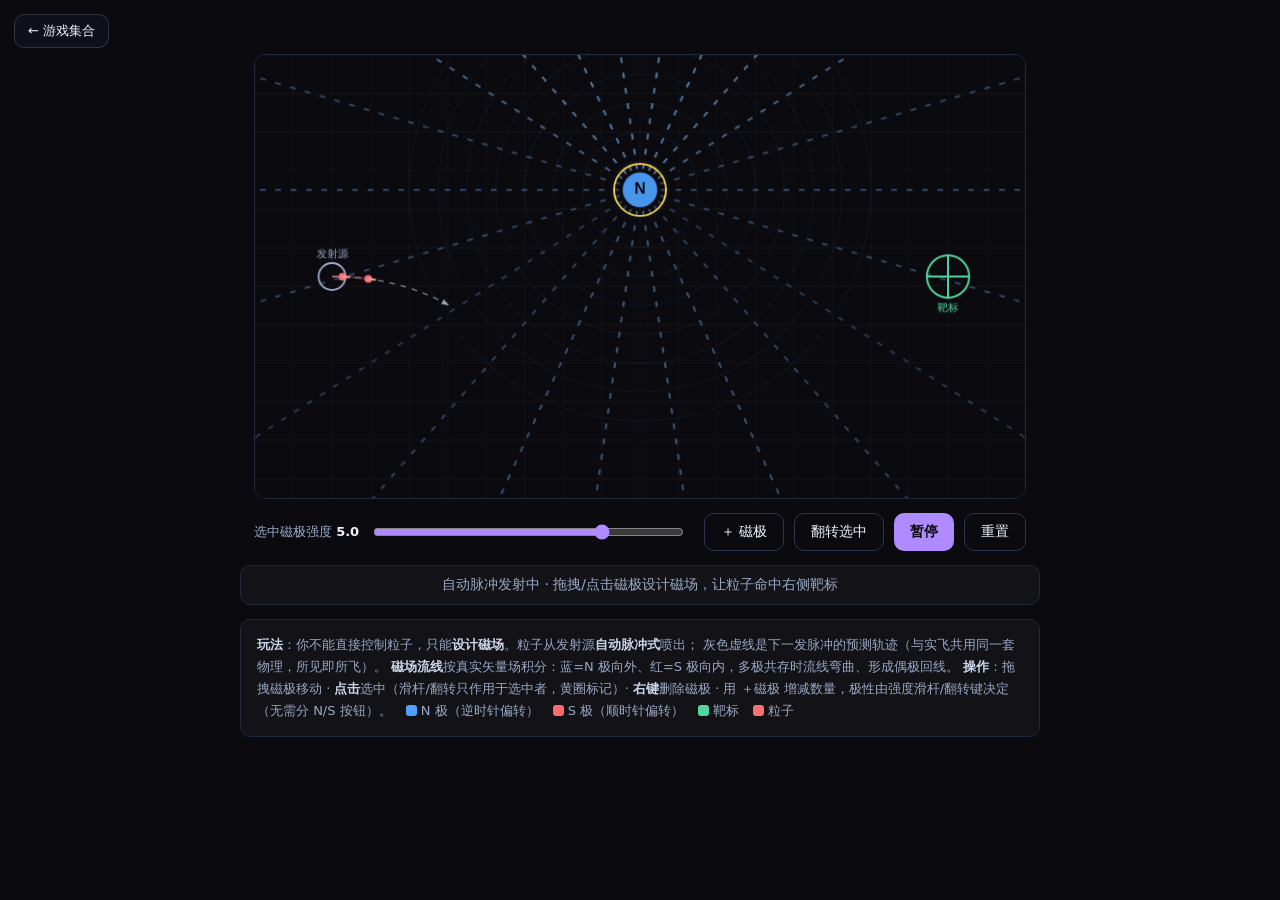
<file: magnetic/index.html>
<!DOCTYPE html>
<html lang="zh-CN">
<head>
<meta charset="UTF-8">
<meta name="viewport" content="width=device-width, initial-scale=1.0, maximum-scale=1.0, user-scalable=no">
<title>粒子花火 · Magnetic Collider</title>
<style>
  *{box-sizing:border-box;}
  html,body{margin:0;padding:0;background:#0a0a0f;color:#eef2fb;
    font-family:-apple-system,"PingFang SC","Microsoft YaHei",system-ui,sans-serif;
    -webkit-font-smoothing:antialiased;}
  /* 返回主集合按钮：与集合内其他游戏页一致 */
  .back-home{position:fixed;top:14px;left:14px;z-index:9999;
    display:inline-flex;align-items:center;gap:6px;padding:7px 13px;border-radius:10px;
    text-decoration:none;font-size:13px;color:#eef2fb;
    background:rgba(18,22,38,.62);backdrop-filter:blur(6px);
    border:1px solid rgba(255,255,255,.14);}
  .back-home:hover{border-color:#b08bff;}
  .stage{max-width:800px;margin:54px auto 0;padding:0 14px;}
  canvas{display:block;width:100%;max-width:800px;height:auto;
    background:#0a0a0f;border:1px solid #20283c;border-radius:12px;
    touch-action:none;cursor:default;}
  .panel{max-width:800px;margin:14px auto 0;padding:0 14px;
    display:flex;flex-wrap:wrap;gap:18px;align-items:center;justify-content:space-between;}
  .ctrl{display:flex;align-items:center;gap:12px;flex:1;min-width:260px;}
  .ctrl label{font-size:13px;color:#9aa7c4;white-space:nowrap;}
  .ctrl #strVal{color:#eef2fb;font-weight:700;font-variant-numeric:tabular-nums;}
  input[type=range]{flex:1;accent-color:#b08bff;}
  .btns{display:flex;gap:10px;}
  .btn{font-size:14px;font-weight:600;color:#0a0a0f;background:#b08bff;border:none;
    padding:9px 16px;border-radius:10px;cursor:pointer;transition:filter .15s ease;}
  .btn:hover{filter:brightness(1.08);}
  .btn.ghost{background:transparent;color:#eef2fb;border:1px solid #2c3650;font-weight:500;}
  .btn.ghost:hover{border-color:#b08bff;}
  .btn:disabled{opacity:.45;cursor:not-allowed;filter:none;}
  .status{max-width:800px;margin:14px auto 0;padding:10px 16px;border-radius:10px;
    background:rgba(255,255,255,.04);border:1px solid #20283c;
    font-size:14px;color:#9aa7c4;text-align:center;font-variant-numeric:tabular-nums;}
  .status.ok{color:#54d6a0;border-color:#2c5a45;}
  .status.bad{color:#ff6b6b;border-color:#5a2c2c;}
  .legend{max-width:800px;margin:14px auto 28px;padding:14px 16px;border-radius:10px;
    background:rgba(255,255,255,.03);border:1px solid #20283c;
    font-size:13px;color:#9aa7c4;line-height:1.7;}
  .legend b{color:#cdd6ea;}
  .legend .k{display:inline-block;width:11px;height:11px;border-radius:3px;
    vertical-align:-1px;margin:0 4px 0 10px;}
</style>
</head>
<body>
<a class="back-home" href="../index.html">← 游戏集合</a>

<div class="stage">
  <canvas id="game" width="800" height="460"></canvas>
</div>

<div class="panel">
  <div class="ctrl">
    <label>选中磁极强度 <span id="strVal">5.0</span></label>
    <input id="strength" type="range" min="-10" max="10" step="0.5" value="5.0">
  </div>
  <div class="btns">
    <button id="add" class="btn ghost">＋ 磁极</button>
    <button id="flip" class="btn ghost">翻转选中</button>
    <button id="pause" class="btn">暂停</button>
    <button id="reset" class="btn ghost">重置</button>
  </div>
</div>

<div id="status" class="status">自动脉冲发射中 · 拖拽/点击磁极设计磁场，让粒子命中右侧靶标</div>

<div class="legend">
  <b>玩法</b>：你不能直接控制粒子，只能<b>设计磁场</b>。粒子从发射源<b>自动脉冲式</b>喷出；
  灰色虚线是下一发脉冲的预测轨迹（与实飞共用同一套物理，所见即所飞）。
  <b>磁场流线</b>按真实矢量场积分：蓝=N 极向外、红=S 极向内，多极共存时流线弯曲、形成偶极回线。
  <b>操作</b>：拖拽磁极移动 · <b>点击</b>选中（滑杆/翻转只作用于选中者，黄圈标记）· <b>右键</b>删除磁极 · 用 ＋磁极 增减数量，极性由强度滑杆/翻转键决定（无需分 N/S 按钮）。
  <span class="k" style="background:#4ea1ff"></span>N 极（逆时针偏转）
  <span class="k" style="background:#ff6b6b"></span>S 极（顺时针偏转）
  <span class="k" style="background:#54d6a0"></span>靶标
  <span class="k" style="background:#f87171"></span>粒子
</div>

<script>
"use strict";
// ===== 常量 =====
const W = 800, H = 460;
const DT = 0.08;          // 积分步长
const V0 = 4.5;           // 初速度（水平向右）
const STEPS = 350;        // 预测线积分步数
const MIN_D = 12;         // 磁场最小作用距离（防除零）
const OOB = 50;           // 出界缓冲 ±px
const POLE_R = 18;        // 磁极半径
const SRC = { x: 80, y: H / 2 };
const TGT = { x: W - 80, y: H / 2 };
const SRC_R = 14, TGT_R = 22;
const SUB = 5;            // 每帧积分步数
const PULSE_INTERVAL = 0.6; // 自动脉冲间隔（秒）
const MAX_PARTICLES = 60;   // 同屏脉冲上限

// ===== 状态 =====
let poles = [{ x: W / 2, y: 140, strength: 5.0 }];
let particles = [];       // 多粒子脉冲流（无寿命，仅出界/命中结束）
let running = true;       // 自动脉冲发射开关
let pulseTimer = 0;
let hitCount = 0;         // 累计命中脉冲数
let targetGlow = 0;       // 命中后靶标高亮衰减量 [0,1]
let simTime = 0;          // 磁场流线动画时钟
let dragging = null, dragOffset = { x: 0, y: 0 };
let selected = poles[0];   // 当前选中的磁极（滑杆/翻转只作用于它）
let lastT = 0;
const MAX_POLES = 12;      // 磁极数量上限

const canvas = document.getElementById("game");
const ctx = canvas.getContext("2d");
const strengthEl = document.getElementById("strength");
const strVal = document.getElementById("strVal");
const pauseBtn = document.getElementById("pause");
const resetBtn = document.getElementById("reset");
const flipBtn = document.getElementById("flip");
const addBtn = document.getElementById("add");
const statusEl = document.getElementById("status");

// ===== 物理 =====
// 洛伦兹力：F = q(v × B)。本游戏粒子为电子，取 q = Q = -1（负电荷），
// 故加速度 a = (-B·vy, B·vx)：N 极(strength>0)使粒子逆时针偏转，S 极顺时针（与需求文档 2.2 一致）。
const Q = -1;
function getBField(x, y) {
  let b = 0;
  for (const p of poles) {
    let dx = x - p.x, dy = y - p.y;
    let d = Math.hypot(dx, dy);
    if (d < MIN_D) d = MIN_D;          // 防除零
    b += p.strength / d;               // 径向衰减，带符号（N 正 / S 负）
  }
  return b;
}
// 单步欧拉积分（预测线与实飞共用，保证一致）
function integrateStep(st) {
  const B = getBField(st.x, st.y);
  const ax = Q * B * st.vy, ay = -Q * B * st.vx;
  st.vx += ax * DT;
  st.vy += ay * DT;
  st.x += st.vx * DT;
  st.y += st.vy * DT;
  return st;
}
// 预测线：从发射源出发跑 STEPS 步（与实飞同一积分器）
function computeTrajectory() {
  let st = { x: SRC.x, y: SRC.y, vx: V0, vy: 0 };
  const pts = [{ x: st.x, y: st.y }];
  for (let i = 0; i < STEPS; i++) {
    integrateStep(st);
    pts.push({ x: st.x, y: st.y });
    if (st.x < -OOB || st.x > W + OOB || st.y < -OOB || st.y > H + OOB) break;
  }
  return pts;
}
function hitTarget(p) { return Math.hypot(p.x - TGT.x, p.y - TGT.y) <= TGT_R; }
function outOfBounds(p) {
  return p.x < -OOB || p.x > W + OOB || p.y < -OOB || p.y > H + OOB;
}

// ===== 绘制 =====
function drawGrid() {
  ctx.strokeStyle = "rgba(255,255,255,0.04)";
  ctx.lineWidth = 1;
  for (let x = 0; x <= W; x += 40) {
    ctx.beginPath(); ctx.moveTo(x, 0); ctx.lineTo(x, H); ctx.stroke();
  }
  for (let y = 0; y <= H; y += 40) {
    ctx.beginPath(); ctx.moveTo(0, y); ctx.lineTo(W, y); ctx.stroke();
  }
}
// 磁场等高线（强度分层）
function drawField() {
  for (const p of poles) {
    const col = p.strength > 0 ? "78,161,255" : p.strength < 0 ? "255,107,107" : "150,150,150";
    for (let r = 30; r <= 260; r += 30) {
      ctx.beginPath();
      ctx.arc(p.x, p.y, r, 0, Math.PI * 2);
      ctx.strokeStyle = "rgba(" + col + ",0.09)";
      ctx.lineWidth = 1;
      ctx.stroke();
    }
  }
}
// 磁场矢量场（2D 磁单极子近似）：B ∝ Σ strength·r̂ / d²，多极叠加产生弯曲/偶极回线
function fieldVec(x, y) {
  let bx = 0, by = 0;
  for (const p of poles) {
    let dx = x - p.x, dy = y - p.y;
    let d = Math.hypot(dx, dy);
    if (d < MIN_D) d = MIN_D;
    const f = p.strength / (d * d);
    bx += f * dx / d;
    by += f * dy / d;
  }
  return { bx, by };
}
// 磁场流线（真实积分）：从每个磁极周缘播种，沿矢量场积分出曲线；双层描边(外晕+内芯)+流光虚线+末端箭头+距离衰减
function drawFieldLines() {
  ctx.save();
  ctx.setLineDash([6, 10]);
  ctx.lineDashOffset = -((simTime * 34) % 16);   // 流光流动
  for (const p of poles) {
    const isN = p.strength >= 0;
    const col = isN ? "140,196,255" : "255,150,150";   // 提亮基色，更接近发光感
    const N = 22, dir = isN ? 1 : -1;                  // N 向外、S 向内
    for (let i = 0; i < N; i++) {
      const ang = (i / N) * Math.PI * 2 + (isN ? 0 : Math.PI / N);
      let x = p.x + Math.cos(ang) * (POLE_R + 4);
      let y = p.y + Math.sin(ang) * (POLE_R + 4);
      const pts = [{ x, y }];
      let lx = x, ly = y, ldx = Math.cos(ang), ldy = Math.sin(ang);
      for (let s = 0; s < 190; s++) {
        const fv = fieldVec(x, y);
        const mag = Math.hypot(fv.bx, fv.by);
        if (mag < 1e-7) break;
        const vx = fv.bx / mag * dir, vy = fv.by / mag * dir;
        x += vx * 6; y += vy * 6;
        pts.push({ x, y });
        lx = x; ly = y; ldx = vx; ldy = vy;
        if (x < -30 || x > W + 30 || y < -30 || y > H + 30) break;
      }
      const dist = Math.hypot(lx - p.x, ly - p.y);
      const aCore = Math.max(0.2, 0.75 - dist / 1000);  // 距磁极越远越淡（更亮、衰减更慢）
      // 外晕（宽、淡）
      ctx.lineWidth = 3.4;
      ctx.strokeStyle = "rgba(" + col + "," + (aCore * 0.28).toFixed(3) + ")";
      ctx.beginPath(); ctx.moveTo(pts[0].x, pts[0].y);
      for (let j = 1; j < pts.length; j++) ctx.lineTo(pts[j].x, pts[j].y);
      ctx.stroke();
      // 内芯（细、亮）
      ctx.lineWidth = 1.5;
      ctx.strokeStyle = "rgba(" + col + "," + aCore.toFixed(3) + ")";
      ctx.beginPath(); ctx.moveTo(pts[0].x, pts[0].y);
      for (let j = 1; j < pts.length; j++) ctx.lineTo(pts[j].x, pts[j].y);
      ctx.stroke();
      // 末端方向箭头（醒目）
      const aAng = Math.atan2(ldy, ldx);
      ctx.setLineDash([]);
      ctx.fillStyle = "rgba(" + col + ",0.9)";
      ctx.beginPath();
      ctx.moveTo(lx, ly);
      ctx.lineTo(lx - 9 * Math.cos(aAng - 0.42), ly - 9 * Math.sin(aAng - 0.42));
      ctx.lineTo(lx - 9 * Math.cos(aAng + 0.42), ly - 9 * Math.sin(aAng + 0.42));
      ctx.closePath(); ctx.fill();
      ctx.setLineDash([6, 10]);
    }
  }
  ctx.restore();
}
function drawTrajectory(pts) {
  if (pts.length < 2) return;
  ctx.save();
  ctx.setLineDash([6, 6]);
  ctx.strokeStyle = "rgba(200,210,230,0.55)";
  ctx.lineWidth = 1.5;
  ctx.beginPath();
  ctx.moveTo(pts[0].x, pts[0].y);
  for (let i = 1; i < pts.length; i++) ctx.lineTo(pts[i].x, pts[i].y);
  ctx.stroke();
  ctx.setLineDash([]);
  // 末端箭头
  const a = pts[pts.length - 2], b = pts[pts.length - 1];
  const ang = Math.atan2(b.y - a.y, b.x - a.x);
  ctx.fillStyle = "rgba(200,210,230,0.7)";
  ctx.beginPath();
  ctx.moveTo(b.x, b.y);
  ctx.lineTo(b.x - 8 * Math.cos(ang - 0.4), b.y - 8 * Math.sin(ang - 0.4));
  ctx.lineTo(b.x - 8 * Math.cos(ang + 0.4), b.y - 8 * Math.sin(ang + 0.4));
  ctx.closePath();
  ctx.fill();
  ctx.restore();
}
function drawSource() {
  ctx.strokeStyle = "#9aa7c4";
  ctx.lineWidth = 2;
  ctx.beginPath(); ctx.arc(SRC.x, SRC.y, SRC_R, 0, Math.PI * 2); ctx.stroke();
  ctx.fillStyle = "#9aa7c4";
  ctx.font = "11px sans-serif"; ctx.textAlign = "center"; ctx.textBaseline = "alphabetic";
  ctx.fillText("发射源", SRC.x, SRC.y - SRC_R - 6);
}
function drawTarget() {
  const glow = targetGlow;
  ctx.strokeStyle = glow > 0 ? "#7CFFB0" : "#54d6a0";
  ctx.lineWidth = glow > 0 ? 3 : 2;
  ctx.beginPath(); ctx.arc(TGT.x, TGT.y, TGT_R, 0, Math.PI * 2); ctx.stroke();
  ctx.beginPath();
  ctx.moveTo(TGT.x - TGT_R, TGT.y); ctx.lineTo(TGT.x + TGT_R, TGT.y);
  ctx.moveTo(TGT.x, TGT.y - TGT_R); ctx.lineTo(TGT.x, TGT.y + TGT_R);
  ctx.stroke();
  if (glow > 0) {
    ctx.fillStyle = "rgba(84,214,160," + (0.1 + 0.3 * glow).toFixed(3) + ")";
    ctx.beginPath(); ctx.arc(TGT.x, TGT.y, TGT_R, 0, Math.PI * 2); ctx.fill();
  }
  ctx.fillStyle = "#54d6a0";
  ctx.font = "11px sans-serif"; ctx.textAlign = "center"; ctx.textBaseline = "alphabetic";
  ctx.fillText("靶标", TGT.x, TGT.y + TGT_R + 14);
}
function drawPole() {
  for (const p of poles) {
    const col = p.strength > 0 ? "#4ea1ff" : p.strength < 0 ? "#ff6b6b" : "#888";
    const label = p.strength > 0 ? "N" : p.strength < 0 ? "S" : "0";
    if (p === selected) {           // 选中环（黄）
      ctx.beginPath(); ctx.arc(p.x, p.y, POLE_R + 9, 0, Math.PI * 2);
      ctx.strokeStyle = "rgba(255,221,87,0.9)"; ctx.lineWidth = 2; ctx.stroke();
    }
    if (dragging === p) {
      ctx.beginPath(); ctx.arc(p.x, p.y, POLE_R + 6, 0, Math.PI * 2);
      ctx.fillStyle = "rgba(255,255,255,0.12)"; ctx.fill();
    }
    ctx.beginPath(); ctx.arc(p.x, p.y, POLE_R, 0, Math.PI * 2);
    ctx.globalAlpha = 0.92; ctx.fillStyle = col; ctx.fill(); ctx.globalAlpha = 1;
    ctx.fillStyle = "#0a0a0f";
    ctx.font = "bold 16px sans-serif"; ctx.textAlign = "center"; ctx.textBaseline = "middle";
    ctx.fillText(label, p.x, p.y);
  }
}
function drawParticles() {
  for (const p of particles) {
    // 尾迹
    ctx.strokeStyle = "rgba(248,113,113,0.35)";
    ctx.lineWidth = 2;
    ctx.beginPath();
    for (let i = 0; i < p.trail.length; i++) {
      const t = p.trail[i];
      if (i === 0) ctx.moveTo(t.x, t.y); else ctx.lineTo(t.x, t.y);
    }
    ctx.stroke();
    // 本体 4px + 8px 速度方向线
    ctx.fillStyle = "#f87171";
    ctx.beginPath(); ctx.arc(p.x, p.y, 4, 0, Math.PI * 2); ctx.fill();
    const sp = Math.hypot(p.vx, p.vy) || 1;
    ctx.strokeStyle = "#fca5a5"; ctx.lineWidth = 2;
    ctx.beginPath();
    ctx.moveTo(p.x, p.y);
    ctx.lineTo(p.x + p.vx / sp * 8, p.y + p.vy / sp * 8);
    ctx.stroke();
  }
}
function draw() {
  ctx.clearRect(0, 0, W, H);
  ctx.fillStyle = "#0a0a0f"; ctx.fillRect(0, 0, W, H);
  drawGrid();
  drawField();
  drawFieldLines();                            // 磁场流线
  drawTrajectory(computeTrajectory());        // 预测线：始终显示（下一发脉冲路径）
  drawSource();
  drawTarget();
  drawPole();
  drawParticles();
}

// ===== 主循环 =====
function loop(ts) {
  const dt = lastT ? Math.min(0.05, (ts - lastT) / 1000) : 0.016;
  lastT = ts;
  simTime += dt;
  // 自动脉冲发射
  if (running) {
    pulseTimer += dt;
    if (pulseTimer >= PULSE_INTERVAL) {
      pulseTimer -= PULSE_INTERVAL;
      if (particles.length < MAX_PARTICLES)
        particles.push({ x: SRC.x, y: SRC.y, vx: V0, vy: 0, trail: [] });
    }
  }
  // 实飞更新（无寿命，仅出界/命中结束）
  for (let k = particles.length - 1; k >= 0; k--) {
    const p = particles[k];
    for (let i = 0; i < SUB; i++) {
      integrateStep(p);
      p.trail.push({ x: p.x, y: p.y });
      if (p.trail.length > 200) p.trail.shift();
      if (hitTarget(p)) {
        hitCount++; targetGlow = 1;
        setStatus("命中靶标！累计 " + hitCount + " 次脉冲", true);
        particles.splice(k, 1); break;
      }
      if (outOfBounds(p)) { particles.splice(k, 1); break; }
    }
  }
  if (targetGlow > 0) targetGlow = Math.max(0, targetGlow - dt * 1.6);
  draw();
  requestAnimationFrame(loop);
}

// ===== 交互 =====
function evtPos(e) {
  const r = canvas.getBoundingClientRect();
  return { x: (e.clientX - r.left) * (W / r.width), y: (e.clientY - r.top) * (H / r.height) };
}
function onDown(e) {
  const p = evtPos(e);
  for (const pole of poles) {
    if (Math.hypot(p.x - pole.x, p.y - pole.y) <= POLE_R) {
      dragging = pole;
      selected = pole;                       // 点击即选中
      dragOffset = { x: p.x - pole.x, y: p.y - pole.y };
      strengthEl.value = pole.strength; strVal.textContent = pole.strength.toFixed(1);
      canvas.style.cursor = "grabbing";
      break;
    }
  }
}
function onContext(e) {
  e.preventDefault();                        // 右键删除磁极
  const p = evtPos(e);
  for (let i = 0; i < poles.length; i++) {
    if (Math.hypot(p.x - poles[i].x, p.y - poles[i].y) <= POLE_R) {
      if (poles.length > 1) {
        if (selected === poles[i]) selected = poles[(i + 1) % poles.length];
        poles.splice(i, 1);
        strengthEl.value = selected.strength; strVal.textContent = selected.strength.toFixed(1);
        setStatus("已删除一个磁极，剩余 " + poles.length + " 个", null);
      } else {
        setStatus("至少保留一个磁极", null);
      }
      break;
    }
  }
}
function onMove(e) {
  const p = evtPos(e);
  if (dragging) {
    dragging.x = Math.max(30, Math.min(W - 30, p.x - dragOffset.x));
    dragging.y = Math.max(30, Math.min(H - 30, p.y - dragOffset.y));
  } else {
    const hover = poles.some(pole => Math.hypot(p.x - pole.x, p.y - pole.y) <= POLE_R);
    canvas.style.cursor = hover ? "grab" : "default";
  }
}
function onUp() { dragging = null; canvas.style.cursor = "default"; }

canvas.addEventListener("pointerdown", onDown);
canvas.addEventListener("pointermove", onMove);
window.addEventListener("pointerup", onUp);
canvas.addEventListener("contextmenu", onContext);

strengthEl.addEventListener("input", () => {
  const v = parseFloat(strengthEl.value);
  if (selected) selected.strength = v;       // 只改选中磁极
  strVal.textContent = v.toFixed(1);
});
flipBtn.addEventListener("click", () => {
  if (!selected) return;
  const v = -selected.strength;
  selected.strength = v;
  strengthEl.value = v;
  strVal.textContent = v.toFixed(1);
});
function addPole() {
  if (poles.length >= MAX_POLES) { setStatus("磁极数量已达上限 (" + MAX_POLES + ")", null); return; }
  const x = Math.max(40, Math.min(W - 40, W / 2 + (Math.random() * 140 - 70)));
  const y = Math.max(40, Math.min(H - 40, H / 2 + (Math.random() * 140 - 70)));
  const pol = { x, y, strength: 5.0 };   // 默认 N 极，极性随时用滑杆/翻转调整
  poles.push(pol); selected = pol;
  strengthEl.value = pol.strength; strVal.textContent = pol.strength.toFixed(1);
  setStatus("已添加磁极，共 " + poles.length + " 个（极性用滑杆/翻转键调整）", null);
}
addBtn.addEventListener("click", addPole);
pauseBtn.addEventListener("click", () => {
  running = !running;
  pauseBtn.textContent = running ? "暂停" : "继续";
  setStatus(running ? "自动脉冲发射中 · 累计命中 " + hitCount + " 次" : "已暂停", null);
});
resetBtn.addEventListener("click", () => {
  poles = [{ x: W / 2, y: 140, strength: 5.0 }];
  selected = poles[0];
  strengthEl.value = 5.0; strVal.textContent = "5.0";
  particles = []; hitCount = 0; targetGlow = 0; pulseTimer = 0; running = true;
  pauseBtn.textContent = "暂停";
  setStatus("自动脉冲发射中 · 拖拽磁极或调节强度，让粒子命中右侧靶标", null);
});

function setStatus(t, ok) {
  statusEl.textContent = t;
  statusEl.className = "status" + (ok === true ? " ok" : ok === false ? " bad" : "");
}

requestAnimationFrame(loop);
</script>
</body>
</html>
</file>
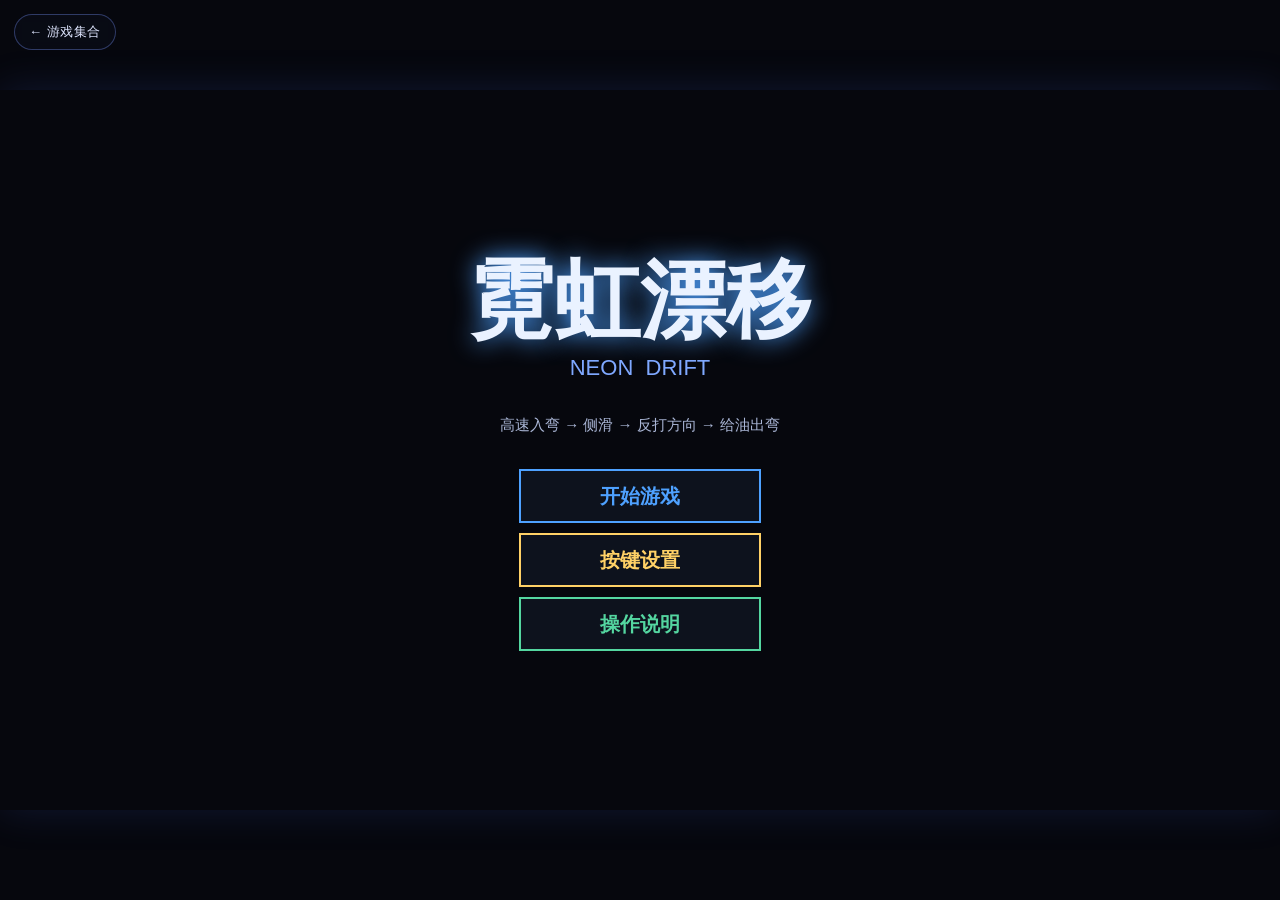
<file: racecar/index.html>
<!DOCTYPE html>
<html lang="zh-CN">
<head>
<meta charset="UTF-8">
<meta name="viewport" content="width=device-width, initial-scale=1, user-scalable=no">
<title>霓虹漂移 · Neon Drift</title>
<style>
  * { margin:0; padding:0; box-sizing:border-box; }
  html, body { width:100%; height:100%; background:#06070d; overflow:hidden;
    font-family: -apple-system, "Segoe UI", "PingFang SC", "Microsoft YaHei", sans-serif; }
  #wrap { position:fixed; inset:0; display:flex; align-items:center; justify-content:center; }
  #game { background:#06070d; image-rendering:auto; box-shadow:0 0 40px rgba(80,120,255,0.15);
    max-width:100%; max-height:100%; touch-action:none; }
  /* 返回主集合按钮（与集合其他游戏保持一致） */
  .back-home { position:fixed; top:14px; left:14px; z-index:50;
    display:inline-flex; align-items:center; gap:6px; text-decoration:none;
    padding:8px 14px; border-radius:999px; color:#dfe6ff;
    background:rgba(12,16,28,0.55); backdrop-filter:blur(6px);
    border:1px solid rgba(120,150,255,0.35); font-size:13px; letter-spacing:.5px;
    transition:.18s; }
  .back-home:hover { background:rgba(60,90,200,0.55); border-color:rgba(150,180,255,0.7); }
</style>
</head>
<body>
  <a class="back-home" href="../index.html">← 游戏集合</a>
  <div id="wrap"><canvas id="game" width="1280" height="720"></canvas></div>

<script>
"use strict";
/* =========================================================================
   霓虹漂移 Neon Drift —— 2D 俯视漂移赛车（单文件 / Canvas2D / 零依赖）
   核心快感：高速入弯 → 松油/刹车 → 侧滑 → 反打方向控角 → 给油出弯
   漂移模型：速度矢量分解为 前向 / 横向，横向抓地系数控制滑移量
   ========================================================================= */

// ---------- 常量 ----------
const CW = 1280, CH = 720;          // 画布逻辑分辨率（16:9）
const TS = 32;                       // 瓦片尺寸
const COLS = Math.ceil(CW / TS), ROWS = Math.ceil(CH / TS);
const T_GRASS = 0, T_ROAD = 1;
const LAPS = 3;
const DRIFT_MIN_SPEED = 3.2;         // 低于此速度不判定漂移
const DRIFT_HANGOVER = 22;           // 松开转向后，漂移态仍保留的帧数（延长滑行）
const CAM_ZOOM = 1.35;               // 比赛中相机缩放：视野更宽、前路预判更及时（相对 1.8 收缩约 1/4）

// ---------- 车辆属性（均可调）----------
// 极速整体下调约 22%，更可控、不易冲出
const CAR_TYPES = [
  { name:"均衡型", color:"#4ea1ff", maxSpeed:8.8, accel:0.14, brake:0.20,
    turn:0.055, normalLat: 0.84, driftLat:0.965, driftTh:1.5, desc:"速度中·抓地中·易上手" },
  { name:"速度型", color:"#ff5d8f", maxSpeed:10.2, accel:0.17, brake:0.18,
    turn:0.050, normalLat:0.80, driftLat:0.975, driftTh:1.1, desc:"速度快·易漂移·难控" },
  { name:"抓地型", color:"#54d6a0", maxSpeed:7.6,  accel:0.125, brake:0.22,
    turn:0.060, normalLat:0.90, driftLat:0.93, driftTh: 2.3, desc:"慢但稳·漂移难" },
];

// ---------- 对手赛车（4 辆，性能各异）----------
// maxSpeed/accel/grip 各不相同，配合 AI 难度系数 skill 形成明显快慢差异
const OPPONENTS = [
  { name:"赤焰", color:"#ff4d4d", maxSpeed:10.0, accel:0.16, brake:0.18,
    turn:0.054, normalLat:0.86, driftLat:0.965, driftTh:1.3, skill:1.00 },
  { name:"金隼", color:"#ffd24d", maxSpeed: 10.8, accel:0.175, brake:0.16,
    turn:0.046, normalLat:0.80, driftLat:0.978, driftTh:1.0, skill:1.05 },
  { name:"碧波", color:"#3fd0ff", maxSpeed:9.0, accel:0.135, brake:0.20,
    turn:0.058, normalLat:0.88, driftLat:0.945, driftTh:1.8, skill:0.92 },
  { name:"墨影", color:"#b07cff", maxSpeed:8.2,accel:0.115, brake:0.22,
    turn:0.062, normalLat:0.92, driftLat:0.93, driftTh:2.5, skill:0.86 },
];

// 程序化生成闭合中心线控制点：大椭圆骨架 + 低频长S起伏（杜绝 W 型高频反转）
// 可选 hairpin（高斯内凹）形成偶尔发卡弯；骨架为平滑环、无自交
function genTrack({Rx,Ry,sAmp=0.16,sFreq=1,sPh=0,hairpin=null,N=14}){
  const CX=640,CY=360, pts=[];
  for(let i=0;i<N;i++){
    const th=i/N*Math.PI*2;
    const r=1 + sAmp*Math.sin(sFreq*th + sPh);          // 半径调制（长S起伏，低频=长波长）
    let x=CX+Rx*Math.cos(th)*r, y=CY+Ry*Math.sin(th)*r;
    if(hairpin){                                         // 局部内凹收紧，形成发卡弯
      let d=Math.abs(((th-hairpin.ang+Math.PI)%(Math.PI*2))-Math.PI);
      const w=Math.exp(-(d*d)/(2*hairpin.w*hairpin.w));
      x=CX+(x-CX)*(1-hairpin.depth*w);
      y=CY+(y-CY)*(1-hairpin.depth*w);
    }
    pts.push([x,y]);
  }
  return pts;
}
// 三关控制点（顺时针），Catmull-Rom 闭合样条生成中心线
// 长S型为主、无W型高频反转、偶尔发卡弯；lenScale 统一放大整体长度（再加一倍）
const TRACK_DEFS = [
  { name:"极光环道", width:150, color:"#48e0c0", lenScale:10.4, diff:1,
    ctrl: genTrack({Rx:520,Ry:360,sAmp:0.14,sFreq:1,sPh:0}) },
  { name:"涌浪海岸", width:130, color:"#ffb347", lenScale:10.4, diff:2,
    ctrl: genTrack({Rx:540,Ry:330,sAmp:0.20,sFreq:1,sPh:0.6}) },
  { name:"流光回旋", width:112, color:"#ff5d5d", lenScale:10.4, diff:3,
    ctrl: genTrack({Rx:510,Ry:350,sAmp:0.18,sFreq:1,sPh:0.5,hairpin:{ang:-Math.PI*0.5,w:0.40,depth:0.40}}) },
  // 新增 F1 风格赛道（抽象致敬，非精确复刻）
  { name:"蒙扎高速", width:170, color:"#7cffb2", lenScale:10.4, diff:2,
    ctrl: genTrack({Rx:560,Ry:320,sAmp:0.10,sFreq:1}) },
  { name:"斯帕之刃", width:160, color:"#ff8c42", lenScale:10.4, diff:3,
    ctrl: genTrack({Rx:540,Ry:370,sAmp:0.16,sFreq:1,sPh:1.0,hairpin:{ang:Math.PI*0.5,w:0.42,depth:0.40}}) },
  { name:"铃鹿回环", width:150, color:"#c08cff", lenScale:10.4, diff:4,
    ctrl: genTrack({Rx:530,Ry:350,sAmp:0.15,sFreq:1,sPh:0.3,hairpin:{ang:-Math.PI*0.25,w:0.40,depth:0.42}}) },
  { name:"银石流风", width:165, color:"#5db4ff", lenScale:10.4, diff:3,
    ctrl: genTrack({Rx:550,Ry:335,sAmp:0.18,sFreq:1,sPh:0.4,hairpin:{ang:Math.PI*0.75,w:0.44,depth:0.38}}) },
];

// ---------- 工具 ----------
const clamp=(v,a,b)=>v<a?a:v>b?b:v;
const dist2=(ax,ay,bx,by)=>{const dx=ax-bx,dy=ay-by;return dx*dx+dy*dy;};
function distToSeg(px,py,ax,ay,bx,by){
  const dx=bx-ax, dy=by-ay; const l2=dx*dx+dy*dy;
  if(l2===0) return Math.hypot(px-ax,py-ay);
  let t=((px-ax)*dx+(py-ay)*dy)/l2; t=clamp(t,0,1);
  return Math.hypot(px-(ax+t*dx), py-(ay+t*dy));
}
function catmullClosed(pts,seg){
  const out=[]; const n=pts.length;
  for(let i=0;i<n;i++){
    const p0=pts[(i-1+n)%n],p1=pts[i],p2=pts[(i+1)%n],p3=pts[(i+2)%n];
    for(let t=0;t<seg;t++){
      const s=t/seg,s2=s*s,s3=s2*s;
      const x=0.5*((2*p1[0])+(-p0[0]+p2[0])*s+(2*p0[0]-5*p1[0]+4*p2[0]-p3[0])*s2+(-p0[0]+3*p1[0]-3*p2[0]+p3[0])*s3);
      const y=0.5*((2*p1[1])+(-p0[1]+p2[1])*s+(2*p0[1]-5*p1[1]+4*p2[1]-p3[1])*s2+(-p0[1]+3*p1[1]-3*p2[1]+p3[1])*s3);
      out.push([x,y]);
    }
  }
  return out;
}

// =========================================================================
//  Track：解析赛道、碰撞、渲染
// =========================================================================
class Track {
  constructor(def){
    this.def=def; this.name=def.name; this.color=def.color;
    const CX=640, CY=360, LS=def.lenScale||1;          // 长度缩放（围绕画布中心放大）
    this.width=def.width*1.333; this.halfW=this.width/2;   // 路宽 +1/3
    this.center = catmullClosed(def.ctrl.map(p=>[CX+(p[0]-CX)*LS, CY+(p[1]-CY)*LS]), 14);  // 长度约 ×LS
    this.n=this.center.length;
    // 中心线周长（世界单位），供 AI 估算完赛时间
    let per=0; for(let i=0;i<this.n;i++){ const a=this.center[i], b=this.center[(i+1)%this.n]; per+=Math.hypot(b[0]-a[0],b[1]-a[1]); }
    this.perimeter=per;
    // 基准目标时间：随赛道周长与圈数同比缩放（毫秒），难度越高阈值略紧
    const refS=9.0, parK=1+(3-(def.diff||3))*0.05;
    this.par = (per/(refS*60))*LAPS*1000*parK;
    this.start=this.center[0];
    // 检查点：取中心线上 4 等分点，并记录该处切线方向（用于画发光门）
    this.checkpoints=[]; this.cpAngle=[];
    for(let k=0;k<4;k++){ const i=Math.floor(k*this.n/4); const p=this.center[i];
      this.checkpoints.push(p);
      const q=this.center[(i+1)%this.n];
      this.cpAngle.push(Math.atan2(q[1]-p[1], q[0]-p[0]));
    }
    // 朝向：指向中心线第 1 个采样点
    const a=Math.atan2(this.center[1][1]-this.start[1], this.center[1][0]-this.start[0]);
    this.startAngle=a;
  }
  // 点到中心线的最近距离（平滑判定路面/草地，无锯齿、无硬墙）
  distToCenter(x,y){
    let best=1e18;
    for(let i=0;i<this.n;i++){
      const a=this.center[i], b=this.center[(i+1)%this.n];
      const d=distToSeg(x,y,a[0],a[1],b[0],b[1]);
      if(d<best) best=d;
    }
    return best;
  }
  // 表面：路面内为 ROAD；之外为 GRASS（场地赛可冲出，仅减速、不碰撞）
  surfaceAt(x,y){ return this.distToCenter(x,y) <= this.halfW ? T_ROAD : T_GRASS; }
  // 到最近中心线的单位法线（指向车辆一侧）
  normalAt(x,y){
    let best=1e18, bx=this.center[0][0], by=this.center[0][1];
    for(const p of this.center){ const dx=p[0]-x, dy=p[1]-y, d=dx*dx+dy*dy; if(d<best){best=d;bx=p[0];by=p[1];} }
    let nx=x-bx, ny=y-by; const L=Math.hypot(nx,ny)||1;
    return {x:nx/L, y:ny/L};
  }
  render(ctx, nextCpIdx){
    // 草地底（世界大范围，确保相机任意位置都覆盖）
    ctx.fillStyle="#0b0f17"; ctx.fillRect(-3000,-3000,6000,6000);
    ctx.lineCap="round"; ctx.lineJoin="round";
    const path=()=>{ ctx.beginPath(); ctx.moveTo(this.center[0][0],this.center[0][1]);
      for(let i=1;i<this.n;i++) ctx.lineTo(this.center[i][0],this.center[i][1]); ctx.closePath(); };
    // 霓虹外发光边
    ctx.save();
    ctx.strokeStyle=this.color; ctx.shadowColor=this.color; ctx.shadowBlur=22; ctx.lineWidth=this.width+12;
    path(); ctx.stroke();
    // 路面
    ctx.shadowBlur=0; ctx.strokeStyle="#161d2c"; ctx.lineWidth=this.width;
    path(); ctx.stroke();
    // 中线虚线（装饰）
    ctx.strokeStyle="rgba(255,255,255,0.10)"; ctx.lineWidth=2; ctx.setLineDash([14,18]);
    path(); ctx.stroke(); ctx.setLineDash([]);
    ctx.restore();
    // 起点/终点线（棋盘格，沿切线方向）
    const s=this.start, a=this.startAngle;
    ctx.save(); ctx.translate(s[0],s[1]); ctx.rotate(a+Math.PI/2);
    const w=this.halfW;
    for(let i=0;i<8;i++){ ctx.fillStyle=(i%2===0)?"#ffffff":"#111"; ctx.fillRect(-w+i*(2*w/8),-5,2*w/8,10); }
    ctx.restore();
    // 检查点提示：下一个高亮脉冲 + 发光门；已过变绿；其余微亮
    const t=performance.now()/1000;
    const nextCp=(typeof nextCpIdx==="number")?nextCpIdx:0;
    for(let k=0;k<this.checkpoints.length;k++){
      const cp=this.checkpoints[k];
      const isNext=(k===nextCp), passed=(k<nextCp);
      const pulse=0.5+0.5*Math.sin(t*6);
      ctx.save(); ctx.translate(cp[0],cp[1]);
      if(isNext){
        ctx.save(); ctx.rotate(this.cpAngle[k]);
        ctx.strokeStyle="#ffd166"; ctx.shadowColor="#ffd166"; ctx.shadowBlur=14+pulse*12;
        ctx.lineWidth=4; ctx.globalAlpha=0.85;
        ctx.beginPath(); ctx.moveTo(-this.halfW,0); ctx.lineTo(this.halfW,0); ctx.stroke();
        ctx.restore();
        ctx.strokeStyle="rgba(255,209,102,"+(0.35+pulse*0.4)+")"; ctx.lineWidth=2;
        ctx.beginPath(); ctx.arc(0,0,10+pulse*5,0,Math.PI*2); ctx.stroke();
        ctx.fillStyle="rgba(255,224,150,0.95)"; ctx.font="bold 12px sans-serif"; ctx.textAlign="center";
        ctx.fillText(String(k+1), 0, -22);
      } else if(passed){
        ctx.fillStyle="rgba(84,214,160,0.75)";
        ctx.beginPath(); ctx.arc(0,0,5,0,Math.PI*2); ctx.fill();
      } else {
        ctx.strokeStyle="rgba(255,255,255,0.22)"; ctx.lineWidth=2; ctx.setLineDash([4,6]);
        ctx.beginPath(); ctx.arc(0,0,6,0,Math.PI*2); ctx.stroke(); ctx.setLineDash([]);
      }
      ctx.restore();
    }
  }
}

// =========================================================================
//  Car：车辆物理与渲染
// =========================================================================
class Car {
  constructor(track, type, typeIdx){
    this.track=track; this.type=type; this.typeIdx=typeIdx;
    this.x=track.start[0]; this.y=track.start[1];
    this.angle=track.startAngle;
    this.vx=0; this.vy=0;
    this.drifting=false; this.driftTimer=0; this.lap=0; this.nextCp=0; this.finished=false;
    this.driftCombo=0; this.driftScore=0;
    this.w=26; this.h=14;
  }
  get speed(){ return Math.hypot(this.vx,this.vy); }
  update(input, f){
    const T=this.type;
    const fx=Math.cos(this.angle), fy=Math.sin(this.angle);   // 前向
    const rx=-Math.sin(this.angle), ry=Math.cos(this.angle);  // 右向（横向）
    let vF=this.vx*fx+this.vy*fy;
    let vL=this.vx*rx+this.vy*ry;

    // 转向（低速减权，避免原地打转）
    const speedFactor=clamp(this.speed/3,0,1);
    let steer=0; if(input.left) steer-=1; if(input.right) steer+=1;
    this.angle += steer * T.turn * (0.45+0.55*speedFactor) * f;

    // 用新朝向重新分解世界速度 → 产生横向滑移
    const fx2=Math.cos(this.angle), fy2=Math.sin(this.angle);
    const rx2=-Math.sin(this.angle), ry2=Math.cos(this.angle);
    vF=this.vx*fx2+this.vy*fy2;
    vL=this.vx*rx2+this.vy*ry2;

    // 油门 / 刹车 / 滚阻（必须在按新朝向重新分解之后施加，否则会被覆盖，导致油门/刹车无效）
    if(input.up)   vF += T.accel*f;
    else if(input.down) vF -= T.brake*f;
    else vF *= Math.pow(0.992, f);                 // 自然滚阻
    if(input.boostActive) vF += T.accel*0.6*f;     // 氮气（可选，暂未绑键，保留）

    // 表面：冲出赛道进入草地 → 大幅减速 + 降抓地（场地赛可冲出，不碰撞）
    const surf=this.track.surfaceAt(this.x,this.y);
    let latFric=T.normalLat, maxV=T.maxSpeed;
    if(surf!==T_ROAD){ maxV*=0.5; latFric=Math.min(0.97,T.normalLat+0.12); vF*=Math.pow(0.92,f); this.offTrack=true; }
    else this.offTrack=false;

    // 漂移判定：高速转角时进入漂移；松开转向后保留一段「滑行余韵」，避免一松手就被抓地吃掉
    const slip=Math.abs(vL);
    const wasDrift=this.drifting;
    const driftActive = this.speed>DRIFT_MIN_SPEED && slip>T.driftTh && steer!==0;
    if(driftActive) this.driftTimer = DRIFT_HANGOVER;     // 持续按住转向 → 保持漂移态
    else if(this.driftTimer>0) this.driftTimer -= f;
    this.drifting = this.driftTimer>0;
    // 退出漂移时结算连击
    if(wasDrift && !this.drifting){
      this.driftScore += Math.round(this.driftCombo);
      this.driftCombo=0;
    }
    // 横向抓地：漂移时 retaining 更多（更滑），否则迅速吃掉横向速度
    const grip = this.drifting ? T.driftLat : latFric;
    vL *= Math.pow(grip, f);

    // 漂移中累计积分（与滑移角、速度成正比）
    if(this.drifting){
      this.driftCombo += slip*this.speed*0.04*f;
    }

    // 重新合成世界速度
    this.vx = fx2*vF + rx2*vL;
    this.vy = fy2*vF + ry2*vL;

    // 限速
    const sp=this.speed;
    if(sp>maxV){ const k=maxV/sp; this.vx*=k; this.vy*=k; }

    // 位移
    this.x += this.vx*f; this.y += this.vy*f;

    // 无碰撞：场地赛可冲出赛道，仅草地减速（见上方 surface 处理），永不卡墙
  }
  render(ctx){
    ctx.save(); ctx.translate(this.x,this.y); ctx.rotate(this.angle);
    // 阴影
    ctx.fillStyle="rgba(0,0,0,0.35)"; ctx.fillRect(-this.w/2+2,-this.h/2+3,this.w,this.h);
    // 车身
    ctx.fillStyle=this.type.color;
    ctx.shadowColor=this.type.color; ctx.shadowBlur=this.drifting?14:6;
    ctx.fillRect(-this.w/2,-this.h/2,this.w,this.h);
    ctx.shadowBlur=0;
    // 风挡
    ctx.fillStyle="rgba(10,14,24,0.85)"; ctx.fillRect(this.w*0.05,-this.h/2+2,this.w*0.3,this.h-4);
    // 轮胎
    ctx.fillStyle="#0a0a0f";
    ctx.fillRect(-this.w/2,-this.h/2-2,5,4);
    ctx.fillRect(this.w/2-5,-this.h/2-2,5,4);
    ctx.fillRect(-this.w/2,this.h/2-2,5,4);
    ctx.fillRect(this.w/2-5,this.h/2-2,5,4);
    ctx.restore();
  }
}

// =========================================================================
//  ParticleSystem（对象池）：烟雾 / 火花
// =========================================================================
class ParticleSystem {
  constructor(){ this.pool=[]; this.active=[]; }
  _get(){ return this.pool.pop() || {}; }
  emit(type,x,y,vx,vy,life,size,color){
    const p=this._get();
    p.type=type; p.x=x; p.y=y; p.vx=vx; p.vy=vy; p.life=life; p.max=life; p.size=size; p.color=color;
    this.active.push(p);
  }
  smoke(x,y){ // 漂移白灰烟
    for(let i=0;i<2;i++)
      this.emit("smoke",x+(Math.random()*8-4),y+(Math.random()*8-4),
        (Math.random()*0.6-0.3),(Math.random()*0.6-0.3)-0.2,
        1.0+Math.random()*0.8, 5+Math.random()*5, "200,205,215");
  }
  spark(x,y){ // 撞墙火花
    for(let i=0;i<6;i++){
      const a=Math.random()*Math.PI*2, s=2+Math.random()*4;
      this.emit("spark",x,y,Math.cos(a)*s,Math.sin(a)*s,0.3+Math.random()*0.3,2+Math.random()*2,"255,190,90");
    }
  }
  update(f){
    for(let i=this.active.length-1;i>=0;i--){
      const p=this.active[i];
      p.x+=p.vx*f; p.y+=p.vy*f; p.life-=0.016*f;
      if(p.type==="smoke"){ p.vy-=0.02*f; p.size+=0.3*f; }
      if(p.life<=0){ this.active.splice(i,1); this.pool.push(p); }
    }
  }
  render(ctx){
    for(const p of this.active){
      const a=clamp(p.life/p.max,0,1);
      if(p.type==="smoke"){
        ctx.fillStyle="rgba("+p.color+","+(a*0.5).toFixed(3)+")";
        ctx.beginPath(); ctx.arc(p.x,p.y,p.size,0,Math.PI*2); ctx.fill();
      } else {
        ctx.fillStyle="rgba("+p.color+","+a.toFixed(3)+")";
        ctx.fillRect(p.x-p.size/2,p.y-p.size/2,p.size,p.size);
      }
    }
  }
}

// =========================================================================
//  SkidMarks（胎痕，淡出）
// =========================================================================
class SkidMarks {
  constructor(){ this.segs=[]; }
  add(x,y){ this.segs.push({x,y,a:1.0}); if(this.segs.length>900) this.segs.shift(); }
  update(f){ for(let i=this.segs.length-1;i>=0;i--){ this.segs[i].a-=0.0016*f; if(this.segs[i].a<=0) this.segs.splice(i,1); } }
  render(ctx){
    ctx.lineWidth=4; ctx.lineCap="round";
    for(let i=1;i<this.segs.length;i++){
      const a=this.segs[i-1], b=this.segs[i];
      if(dist2(a.x,a.y,b.x,b.y)>400) continue;
      ctx.strokeStyle="rgba(20,20,24,"+(b.a*0.7).toFixed(3)+")";
      ctx.beginPath(); ctx.moveTo(a.x,a.y); ctx.lineTo(b.x,b.y); ctx.stroke();
    }
  }
}

// =========================================================================
//  Game：状态机 + 主循环
// =========================================================================
const canvas=document.getElementById("game");
const ctx=canvas.getContext("2d");
const game=new (class Game {
  constructor(){
    this.state="menu";        // menu | select | countdown | race | results
    this.keys={};
    this.keyBindings=this.loadKeys();   // 可自定义按键：{up,down,left,right} 各为 code 数组
    this.codeMap={};                     // 反向映射 code->action
    this.rebinding=null;                 // 重绑中：{action,slot}
    this.selTrack=0; this.selCar=0;
    this.track=null; this.car=null;
    this.particles=new ParticleSystem();
    this.skids=new SkidMarks();
    this.ghost=null; this.ghostFrames=[]; this.ghostRec=[];
    this.shake=0; this._crashCd=0;
    this.oppCars=[]; this.ranking=[]; this.playerPos=1;
    this.last=performance.now();
    this.audio=null; this.muted=false;
    this.bindInput();
    this.loop=this.loop.bind(this);
    requestAnimationFrame(this.loop);
  }
  bindInput(){
    this.rebuildCodeMap();
    addEventListener("keydown",e=>{
      // 重绑模式：捕获下一个按键作为该动作的键位
      if(this.rebinding){
        const {action, slot}=this.rebinding;
        for(const a of ["up","down","left","right"])
          this.keyBindings[a]=this.keyBindings[a].filter(c=>c!==e.code);
        this.keyBindings[action][slot]=e.code;
        this.saveKeys(); this.rebuildCodeMap();
        this.rebinding=null; e.preventDefault(); return;
      }
      const act=this.codeMap[e.code];
      if(act){ this.keys[act]=true; e.preventDefault(); }
      if(e.code==="Enter" && this.state==="menu") this.state="select";
      if(e.code==="KeyM") this.toggleMute();
      if(e.code==="KeyP" && this.state==="race") this.paused=!this.paused;
      // ESC 退出到主菜单（比赛/倒计时/结算/选择/按键设置均可）
      if(e.code==="Escape"){
        if(["race","countdown","results","select","controls"].includes(this.state)){
          this.rebinding=null; this.state="menu";
        }
      }
      // R 重试：重开当前赛道 / 车辆
      if(e.code==="KeyR"){
        if(["race","countdown","results"].includes(this.state)) this.chooseTrackCar(this.selTrack,this.selCar);
      }
    });
    addEventListener("keyup",e=>{ const act=this.codeMap[e.code]; if(act) this.keys[act]=false; });
    canvas.addEventListener("pointerdown",e=>this.onClick(e));
  }
  defaultKeys(){ return { up:["ArrowUp","KeyW"], down:["ArrowDown","KeyS"], left:["ArrowLeft","KeyA"], right:["ArrowRight","KeyD"] }; }
  loadKeys(){
    try{ const s=localStorage.getItem("nd_keys"); if(s){ const o=JSON.parse(s);
      const d=this.defaultKeys();
      for(const a of ["up","down","left","right"]) if(!Array.isArray(o[a])||!o[a].length) o[a]=d[a];
      return o; } }catch(e){}
    return this.defaultKeys();
  }
  saveKeys(){ try{ localStorage.setItem("nd_keys", JSON.stringify(this.keyBindings)); }catch(e){} }
  rebuildCodeMap(){
    const m={};
    for(const a of ["up","down","left","right"]) for(const c of (this.keyBindings[a]||[])) m[c]=a;
    this.codeMap=m;
  }
  prettyKey(code){
    if(!code) return "—";
    const map={ArrowUp:"↑",ArrowDown:"↓",ArrowLeft:"←",ArrowRight:"→",Space:"空格"};
    if(map[code]) return map[code];
    if(code.startsWith("Key")) return code.slice(3);
    if(code.startsWith("Digit")) return code.slice(5);
    if(code.startsWith("Numpad")) return "Num"+code.slice(6);
    return code;
  }
  startAudio(){
    if(this.audio||this.muted) return;
    try{
      const AC=window.AudioContext||window.webkitAudioContext;
      this.audio=new AC();
      this.engine=this.audio.createOscillator();
      this.engineGain=this.audio.createGain();
      this.engine.type="sawtooth"; this.engine.frequency.value=60;
      this.engineGain.gain.value=0.0;
      this.engine.connect(this.engineGain).connect(this.audio.destination);
      this.engine.start();
    }catch(e){ this.audio=null; }
  }
  toggleMute(){ this.muted=!this.muted; if(this.audio){ if(this.muted) this.engineGain.gain.value=0; } }
  crashSfx(){
    if(!this.audio||this.muted) return;
    const o=this.audio.createOscillator(), g=this.audio.createGain();
    o.type="square"; o.frequency.setValueAtTime(120,this.audio.currentTime);
    o.frequency.exponentialRampToValueAtTime(40,this.audio.currentTime+0.15);
    g.gain.setValueAtTime(0.12,this.audio.currentTime);
    g.gain.exponentialRampToValueAtTime(0.001,this.audio.currentTime+0.18);
    o.connect(g).connect(this.audio.destination); o.start(); o.stop(this.audio.currentTime+0.2);
  }
  onCrash(x,y){
    if(this._crashCd>0) return;            // 冷却中：贴墙滑行时不连发火花/音效
    this._crashCd=0.25;
    this.particles.spark(x,y); this.shake=4; this.crashSfx();
  }
  // ---- 流程 ----
  chooseTrackCar(t,c){
    this.selTrack=t; this.selCar=c;
    this.track=new Track(TRACK_DEFS[t]);
    this.car=new Car(this.track, CAR_TYPES[c], c);
    // 对手：4 辆表现不等的 AI 赛车
    this.oppCars=[];
    for(let i=0;i<OPPONENTS.length;i++){
      const o=new Car(this.track, OPPONENTS[i], -1);
      o.isAI=true; o.lap=0; o.finishTime=0; o._ci=0;
      this.oppCars.push(o);
    }
    this.placeGrid();
    this.particles=new ParticleSystem(); this.skids=new SkidMarks();
    this.lapStart=0; this.lapTimes=[]; this.bestLap=this.loadBest(t);
    this.totalStart=0; this.driftTotal=0; this.finished=false; this.finishWait=0;
    this.playerPos=1; this.ranking=[this.car, ...this.oppCars];
    this.ghost=null; this.ghostRec=[]; this.ghostFrames=this.loadGhost(t);
    this.countdown=3.2; this.state="countdown";
    this.paused=false;
    this.cam={x:this.car.x, y:this.car.y, zoom:CAM_ZOOM};   // 相机初始对准起点
    this.startAudio();
  }
  // 起步阵列：玩家 + 对手交错排在起点线后方（2 列）
  placeGrid(){
    const s=this.track.start, ang=this.track.startAngle;
    const bx=-Math.cos(ang), by=-Math.sin(ang);   // 起点线后方（前进反方向）
    const rx=-Math.sin(ang), ry=Math.cos(ang);    // 右向（横向偏移）
    const cars=[this.car, ...this.oppCars];
    cars.forEach((car,k)=>{
      const row=Math.floor(k/2), col=k%2;
      const back=24+row*44;
      const lat=(col===0?-1:1)*this.track.halfW*0.42;
      car.x=s[0]+bx*back+rx*lat;
      car.y=s[1]+by*back+ry*lat;
      car.angle=ang; car.vx=0; car.vy=0;
      car.nextCp=0; car.lap=0; car.finished=false;
      car.drifting=false; car.driftCombo=0; car.driftScore=0;
    });
  }
  loadBest(t){ try{ return parseFloat(localStorage.getItem("nd_best_"+t))||null; }catch(e){ return null; } }
  saveBest(t,v){ try{ localStorage.setItem("nd_best_"+t,v); }catch(e){} }
  loadGhost(t){ try{ const s=localStorage.getItem("nd_ghost_"+t); return s?JSON.parse(s):null; }catch(e){ return null; } }
  saveGhost(t,arr){ try{ localStorage.setItem("nd_ghost_"+t,JSON.stringify(arr)); }catch(e){} }

  // ---- 圈/检查点逻辑 ----
  updateRace(dt){
    const f=clamp(dt/(1/60),0,2.2);
    if(this.paused) return;
    const now=performance.now();

    // 玩家（仅未完赛时接受输入）
    if(!this.car.finished) this.car.update(this.keys,f);
    if(this.car.drifting){
      this.skids.add(this.car.x,this.car.y);
      this.particles.smoke(this.car.x-Math.cos(this.car.angle)*10, this.car.y-Math.sin(this.car.angle)*10);
    }
    if(!this.car.drifting && this.car.driftCombo===0 && this.car.driftScore!==this.driftTotal){
      this.driftTotal=this.car.driftScore;
    }

    // 对手 AI（始终推进，直到全部完赛）
    for(const o of this.oppCars){
      if(o.finished) continue;
      o._ci=this.nearestIndex(o);
      const inp=this.aiInput(o);
      o.update(inp,f);
      if(o.drifting){
        this.skids.add(o.x,o.y);
        this.particles.smoke(o.x-Math.cos(o.angle)*10, o.y-Math.sin(o.angle)*10);
      }
    }

    // 赛车间碰撞：软碰撞——互相推开 + 沿法线阻尼；玩家卷入时火花/震屏/音效
    this.resolveCollisions();

    // 进度（检查点 / 圈数），玩家与对手统一处理
    this.stepProgress(this.car, now, true);
    for(const o of this.oppCars) this.stepProgress(o, now, false);
    this.computeRanking();

    // 幽灵记录（仅玩家比赛中）
    if(!this.car.finished){
      this.ghostRec.push([this.car.x,this.car.y,this.car.angle]);
      if(this.ghostRec.length>4000) this.ghostRec.shift();
    }

    // 引擎音随速度（玩家完赛后静音）
    if(this.audio&&!this.muted&&!this.car.finished){
      this.engine.frequency.value=60+this.car.speed*22;
      this.engineGain.gain.value=0.04+this.car.speed*0.006;
    }
    this.particles.update(f); this.skids.update(f);
    if(this.shake>0) this.shake*=Math.pow(0.85,f);
    if(this._crashCd>0) this._crashCd-=dt;

    // 结算判定：玩家冲线即按真实名次 + 对手位置估算时间立即结算，不再等待
    if(this.car.finished){
      this.endRace();
      return;
    }
    this.updateCamera(dt);
  }
  // 车辆到中心线最近采样点索引（AI 前瞻 / 排名用）
  nearestIndex(car){
    const c=this.track.center; let best=0,bd=1e18;
    for(let i=0;i<this.track.n;i++){ const dx=c[i][0]-car.x, dy=c[i][1]-car.y; const d=dx*dx+dy*dy; if(d<bd){bd=d;best=i;} }
    return best;
  }
  // 对手 AI：朝中心线前瞻点转向，并随横向偏移回正，避免贴边卡死
  aiInput(o){
    const n=this.track.n, c=this.track.center, hw=this.track.halfW;
    const ci=o._ci||0;
    const a=c[ci], b=c[(ci+1)%n];
    // 当前点切线与左法线
    const tx=b[0]-a[0], ty=b[1]-a[1]; const tl=Math.hypot(tx,ty)||1;
    const nx=-ty/tl, ny=tx/tl;
    const off=(o.x-a[0])*nx + (o.y-a[1])*ny;     // 横向偏移（左为正）
    const offr=Math.abs(off)/hw;                  // 归一化 0..1+（>1 已冲出）
    // 用前方两点切线夹角估曲率：弯越急，前瞻越短、越早减速
    const p1=c[(ci+4)%n], p2=c[(ci+10)%n];
    const ang1=Math.atan2(p1[1]-a[1], p1[0]-a[0]);
    const ang2=Math.atan2(p2[1]-p1[1], p2[0]-p1[0]);
    let dA=ang2-ang1; while(dA>Math.PI) dA-=2*Math.PI; while(dA<-Math.PI) dA+=2*Math.PI;
    const curve=clamp(Math.abs(dA)/0.7, 0, 1);     // 0 直道 .. 1 急弯
    // 前瞻距离：短而有效，避免切弯外漂（直道略远、急弯更近，随速度小幅增）
    const la=clamp(Math.round(5 - curve*2 + o.speed*0.25), 3, 8);
    const tp=c[(ci+la)%n];
    // 目标点 = 中心线前瞻点，并叠「横向回中」偏置：偏离越大越往中线拉，杜绝贴边外滑
    const aimX=tp[0]-nx*off*0.9, aimY=tp[1]-ny*off*0.9;
    let desired=Math.atan2(aimY-o.y, aimX-o.x);
    let diff=desired-o.angle;
    while(diff>Math.PI) diff-=2*Math.PI;
    while(diff<-Math.PI) diff+=2*Math.PI;
    const input={up:false,down:false,left:false,right:false,boostActive:false};
    if(diff>0.03) input.right=true; else if(diff<-0.03) input.left=true;
    const align=Math.abs(diff), sk=o.type.skill||1;
    // 速度管理：默认全油保速——低速转向无力，必须保速才能循迹回中；
    // 仅前方急弯且速度偏高 / 已贴边且偏差大 / 车头偏差极大 时收油刹车
    const edgeDanger = offr>0.5;
    const brake = (curve>0.55 && o.speed>5.5) || (edgeDanger && align>0.30) || align>1.3*sk;
    if(brake) input.down=true; else input.up=true;
    return input;
  }
  // 统一推进检查点 / 圈数（玩家记录圈速，对手只记账）
  stepProgress(car, now, isPlayer){
    if(car.finished) return;
    const hw2=this.track.halfW*this.track.halfW;
    if(car.nextCp < this.track.checkpoints.length){
      const cp=this.track.checkpoints[car.nextCp];
      if(dist2(car.x,car.y,cp[0],cp[1])<hw2) car.nextCp++;
    } else {
      if(dist2(car.x,car.y,this.track.start[0],this.track.start[1])<hw2){
        if(isPlayer){
          const lapMs=now-this.lapStart;
          this.lapTimes.push(lapMs);
          if(this.bestLap===null||lapMs<this.bestLap){ this.bestLap=lapMs; this.saveBest(this.selTrack,lapMs);
            this.ghost=this.ghostRec.slice(); this.saveGhost(this.selTrack,this.ghost); }
          this.lapStart=now; this.car.nextCp=0;
          if(this.lapTimes.length>=LAPS){ this.car.finished=true; this.car.finishTime=now-this.totalStart; }
        } else {
          car.lap++; car.nextCp=0;
          if(car.lap>=LAPS){ car.finished=true; car.finishTime=now-this.totalStart; }
        }
      }
    }
  }
  // 赛车间碰撞：软碰撞——互相推开 + 沿法线阻尼；玩家卷入时火花/震屏/音效
  resolveCollisions(){
    const cars=[this.car, ...this.oppCars];
    const R=15;   // 碰撞阈值（约半车长，仅真正贴近才触发）
    for(let i=0;i<cars.length;i++){
      for(let j=i+1;j<cars.length;j++){
        const a=cars[i], b=cars[j];
        const dx=b.x-a.x, dy=b.y-a.y;
        const d=Math.hypot(dx,dy);
        if(d>=R || d<1e-4) continue;
        const nx=dx/d, ny=dy/d, overlap=R-d;
        // 沿法线互相推开，消除重叠
        a.x-=nx*overlap*0.5; a.y-=ny*overlap*0.5;
        b.x+=nx*overlap*0.5; b.y+=ny*overlap*0.5;
        // 沿法线分量：逼近则阻尼（顶撞后滑开，不反弹）
        const av=a.vx*nx+a.vy*ny, bv=b.vx*nx+b.vy*ny;
        const rel=av-bv;
        if(rel>0){
          const imp=rel*0.5;
          a.vx-=imp*nx; a.vy-=imp*ny;
          b.vx+=imp*nx; b.vy+=imp*ny;
        }
        // 玩家卷入：火花 + 震屏 + 音效（受冷却限制，避免连发）
        if(a===this.car || b===this.car) this.onCrash((a.x+b.x)/2,(a.y+b.y)/2);
      }
    }
  }
  // 实时排名：全部车按完赛时间（玩家真实、对手真实或位置估算）排序
  computeRanking(){
    const cars=[this.car, ...this.oppCars];
    const arr=cars.map(c=>{
      const lap=(c===this.car)?this.lapTimes.length:(c.lap||0);
      const frac=(c._ci||0)/this.track.n;
      return {c, lap, score:lap+frac, finished:!!c.finished, t:(c.finishTime||Infinity)};
    });
    arr.sort((a,b)=>{
      if(a.t!==b.t) return a.t-b.t;                       // 完赛时间（含估算）升序
      if(a.finished!==b.finished) return a.finished?-1:1; // 同时间则完赛者在前
      return b.score-a.score;                             // 都未完赛则比进度
    });
    this.ranking=arr.map(x=>x.c);
    this.playerPos=this.ranking.indexOf(this.car)+1;
  }
  // 按当前位置+速度估算未完赛车的完赛时间（相对 totalStart 的毫秒）
  estimateFinish(car, raceElapsed){
    const speed=Math.max(car.speed, 0.4);                  // 防 0 速导致无穷
    const P=this.track.perimeter||6000;                   // 中心线周长（世界单位）
    const lapMs=P*1000/(speed*60*Math.min(1,car.type.skill||1)); // 当前速度跑一圈所需 ms
    const progLaps=(car.lap||0)+((car._ci||0)/this.track.n);
    const remain=Math.max(0, LAPS-progLaps);
    let est=raceElapsed+remain*lapMs;
    // 合理上限：即便以极速巡航也难快过此值，避免卡死时估计离谱地偏大
    const fastLapMs=P*1000/(car.type.maxSpeed*60*0.65);
    est=Math.min(est, raceElapsed+remain*fastLapMs);
    return est;
  }
  updateCamera(dt, tx, ty){
    if(!this.car||!this.cam) return;
    // 平滑跟随 + 速度方向前瞻：提前看到即将进入的弯道
    if(tx===undefined){ tx=this.car.x + this.car.vx*0.3; ty=this.car.y + this.car.vy*0.3; }
    const k=1-Math.pow(0.0025, dt);   // 帧率无关平滑，时间常数≈0.3s（镜头在范围内柔和跟随）
    this.cam.x += (tx-this.cam.x)*k;
    this.cam.y += (ty-this.cam.y)*k;
  }
  // 玩家冲线即结算：未完赛对手按当前位置估算完赛时间，无需等待
  endRace(){
    this.state="results";
    this.totalMs=this.car.finishTime;
    // 未完赛对手按其当前进度+速度估算完赛时间（相对 totalStart）
    for(const o of this.oppCars){
      if(o.finished) continue;
      o.finishTime=this.estimateFinish(o, this.totalMs);
      o.estimated=true;
    }
    this.computeRanking();              // 含估算时间，得出真实名次
    // 评级以名次为主，末位永远不得 S
    const rank=this.playerPos;          // 1..5（1=第一）
    const par=this.track.par;          // 已按赛道长度缩放
    let rating="C";
    if(rank===1) rating = (this.totalMs<=par) ? "S" : "A";
    else if(rank===2) rating="A";
    else if(rank===3) rating="B";
    else rating="C";
    this.rating=rating;
    if(this.audio) this.engineGain.gain.value=0;
  }

  // ---- 主循环 ----
  loop(now){
    const dt=Math.min(0.05,(now-this.last)/1000); this.last=now;
    this.update(dt); this.render();
    requestAnimationFrame(this.loop);
  }
  update(dt){
    if(this.state==="countdown"){
      this.countdown-=dt;
      if(this.countdown<=0){
        this.state="race"; this.totalStart=performance.now(); this.lapStart=performance.now();
        this.ghostRec=[];
      }
    } else if(this.state==="race"){
      this.updateRace(dt);
    }
  }

  // ---- 渲染 ----
  render(){
    ctx.setTransform(1,0,0,1,0,0);
    this._hitRects=[];   // 每帧重置点击热区，由各界面按需 push
    // 屏震
    let sx=0,sy=0;
    if(this.shake>0.3){ sx=(Math.random()*2-1)*this.shake; sy=(Math.random()*2-1)*this.shake; }
    ctx.save(); ctx.translate(sx,sy);

    if(this.state==="menu"||this.state==="help"){ this.renderMenu(); ctx.restore(); return; }
    if(this.state==="controls"){ this.renderControls(); ctx.restore(); return; }
    if(this.state==="select"){ this.renderSelect(); ctx.restore(); return; }

    // 比赛 / 倒计时 / 结算：相机跟随，仅展示车周围局部赛道
    ctx.fillStyle="#0b0f17"; ctx.fillRect(0,0,CW,CH);   // 屏幕空间底，避免相机视口外露黑
    ctx.save();
    const z=this.cam?this.cam.zoom:CAM_ZOOM;
    ctx.translate(CW/2, CH/2); ctx.scale(z,z); ctx.translate(-this.cam.x, -this.cam.y);
    this.track.render(ctx, this.car ? this.car.nextCp : 0);
    this.skids.render(ctx);
    // 幽灵车（破纪录后或读取历史最佳时显示）
    if(this.state==="race" && this.ghost && this.ghost.length){
      const gi=Math.floor((performance.now()-this.lapStart)/(1000/60))%this.ghost.length;
      const g=this.ghost[gi]; if(g){ ctx.save(); ctx.globalAlpha=0.35; ctx.translate(g[0],g[1]); ctx.rotate(g[2]);
        ctx.fillStyle="#9fd0ff"; ctx.fillRect(-13,-7,26,14); ctx.restore(); }
    }
    this.particles.render(ctx);
    for(const o of (this.oppCars||[])){ o.render(ctx); this.renderCarLabel(ctx,o); }
    this.car.render(ctx);
    ctx.restore();

    if(this.state==="countdown") this.renderCountdown();
    this.renderHUD();
    if(this.state==="results") this.renderResults();
    ctx.restore();
  }

  renderMenu(){
    ctx.fillStyle="#06070d"; ctx.fillRect(0,0,CW,CH);
    // 背景漂移字
    ctx.textAlign="center";
    ctx.save();
    ctx.shadowColor="#4ea1ff"; ctx.shadowBlur=24;
    ctx.fillStyle="#eaf2ff"; ctx.font="bold 86px sans-serif";
    ctx.fillText("霓虹漂移", CW/2, 240);
    ctx.shadowBlur=0; ctx.fillStyle="#7fa8ff"; ctx.font="22px sans-serif";
    ctx.fillText("NEON  DRIFT", CW/2, 285);
    ctx.restore();
    ctx.fillStyle="#aab6d6"; ctx.font="15px sans-serif";
    ctx.fillText("高速入弯 → 侧滑 → 反打方向 → 给油出弯", CW/2, 340);
    this.btn(CW/2-120, 380, 240, 52, "开始游戏", "#4ea1ff", ()=>this.state="select");
    this.btn(CW/2-120, 444, 240, 52, "按键设置", "#ffd166", ()=>this.state="controls");
    this.btn(CW/2-120, 508, 240, 52, "操作说明", "#54d6a0", ()=>this.state="help");
    if(this.state==="help") this.renderHelp();
  }
  renderHelp(){
    ctx.fillStyle="rgba(5,7,14,0.92)"; ctx.fillRect(0,0,CW,CH);
    ctx.textAlign="center"; ctx.fillStyle="#eaf2ff"; ctx.font="bold 30px sans-serif";
    ctx.fillText("操作说明", CW/2, 120);
    ctx.font="18px sans-serif"; ctx.fillStyle="#cdd8f5"; ctx.textAlign="left";
    const lines=[
      "W / ↑  油门加速      S / ↓  刹车 / 倒车",
      "A / ←  左转          D / →  右转",
      "高速转弯自动进入漂移，反打方向控制滑移角度",
      "漂移越久、滑移角越大，漂移积分越高",
      "P 暂停   M 静音   ESC 退出到主菜单   R 比赛中随时重试",
      "赛道上有 4 名 AI 对手（赤焰/金隼/碧波/墨影），性能各异，争抢名次",
      "按键可在主菜单「按键设置」中自定义（每个动作可绑 2 个键）",
      "目标：3 圈内跑完，依次穿过 4 个检查点再冲过起点线",
      "草地会大幅减速（可冲出、不碰撞）；黄色发光门为下一个检查点",
    ];
    lines.forEach((t,i)=>ctx.fillText(t, CW/2-300, 190+i*40));
    ctx.textAlign="center"; this.btn(CW/2-90, 600, 180, 46, "返回", "#ff5d8f", ()=>this.state="menu");
  }
  renderControls(){
    ctx.fillStyle="#06070d"; ctx.fillRect(0,0,CW,CH);
    ctx.textAlign="center"; ctx.fillStyle="#eaf2ff"; ctx.font="bold 34px sans-serif";
    ctx.fillText("按键设置", CW/2, 70);
    ctx.font="14px sans-serif"; ctx.fillStyle="#9fb0d6";
    ctx.fillText("点击右侧键位 → 按下新键完成重绑（每个动作可绑 2 个键）", CW/2, 104);
    const acts=[["up","油门 / 加速"],["down","刹车 / 倒车"],["left","左转"],["right","右转"]];
    const x=CW/2-260, w=520;
    acts.forEach((a,i)=>{
      const y=140+i*72;
      ctx.textAlign="left"; ctx.fillStyle="#dfe6ff"; ctx.font="bold 20px sans-serif";
      ctx.fillText(a[1], x, y+34);
      for(let s=0;s<2;s++){
        const kx=x+200+s*150, kw=140, ky=y, kh=48;
        const listening = this.rebinding && this.rebinding.action===a[0] && this.rebinding.slot===s;
        ctx.fillStyle = listening ? "rgba(78,161,255,0.25)" : "rgba(14,19,32,0.9)";
        ctx.fillRect(kx,ky,kw,kh);
        ctx.strokeStyle = listening ? "#4ea1ff" : "#33405e"; ctx.lineWidth=2; ctx.strokeRect(kx,ky,kw,kh);
        ctx.fillStyle = listening ? "#4ea1ff" : "#cdd8f5"; ctx.textAlign="center"; ctx.font="bold 18px sans-serif";
        const label = listening ? "按下按键…" : this.prettyKey(this.keyBindings[a[0]][s]);
        ctx.fillText(label, kx+kw/2, ky+kh/2+6);
        this._hitRects.push({x:kx,y:ky,w:kw,h:kh,fn:()=>{ this.rebinding={action:a[0],slot:s}; }});
      }
    });
    this.btn(CW/2-220, 470, 200, 54, "恢复默认", "#ff5d8f", ()=>{ this.rebinding=null; this.keyBindings=this.defaultKeys(); this.saveKeys(); this.rebuildCodeMap(); });
    this.btn(CW/2+20, 470, 200, 54, "返回", "#54d6a0", ()=>{ this.rebinding=null; this.state="menu"; });
  }
  renderSelect(){
    ctx.fillStyle="#06070d"; ctx.fillRect(0,0,CW,CH);
    ctx.textAlign="center"; ctx.fillStyle="#eaf2ff"; ctx.font="bold 34px sans-serif";
    ctx.fillText("选择赛道与车辆", CW/2, 70);
        // 赛道卡（4 列网格，适配更多赛道）
    const cols= 4, tw=290, th=116, gx=30, gy=70;
    for(let i=0;i<TRACK_DEFS.length;i++){
      const col=i%cols, row=Math.floor(i/cols);
      const x=gx+col*(tw+12), y=gy+row*(th+14);
      const on=this.selTrack===i;
      ctx.strokeStyle=on?TRACK_DEFS[i].color:"#2a3145"; ctx.lineWidth=on?3:1.5;
      ctx.fillStyle="#0e1320"; ctx.fillRect(x,y,tw,th); ctx.strokeRect(x,y,tw,th);
      ctx.fillStyle=TRACK_DEFS[i].color; ctx.font="bold 20px sans-serif";
      ctx.fillText(TRACK_DEFS[i].name, x+tw/2, y+34);
      ctx.fillStyle="#9fb0d6"; ctx.font="13px sans-serif";
      ctx.fillText("难度 "+"★".repeat(TRACK_DEFS[i].diff||1)+"  路宽 "+TRACK_DEFS[i].width, x+tw/2, y+66);
      const b=this.loadBest(i);
      ctx.fillStyle="#7fa8ff";
      ctx.fillText(b?("最佳圈 "+(b/1000).toFixed(2)+"s"):"最佳圈 --", x+tw/2, y+94);
      this._hitRects.push({x,y,w:tw,h:th,fn:()=>this.selTrack=i});
    }
    // 车辆卡
    const cy=330;
    for(let i=0;i<3;i++){
      const x=gx+i*330, y=cy, w=290, h=130;
      const on=this.selCar===i;
      ctx.strokeStyle=on?CAR_TYPES[i].color:"#2a3145"; ctx.lineWidth=on?3:1.5;
      ctx.fillStyle="#0e1320"; ctx.fillRect(x,y,w,h); ctx.strokeRect(x,y,w,h);
      // 车标
      ctx.fillStyle=CAR_TYPES[i].color; ctx.fillRect(x+28,y+46,60,26);
      ctx.fillStyle="#eaf2ff"; ctx.font="bold 20px sans-serif";
      ctx.fillText(CAR_TYPES[i].name, x+w/2, y+42);
      ctx.fillStyle="#9fb0d6"; ctx.font="13px sans-serif";
      ctx.fillText(CAR_TYPES[i].desc, x+w/2, y+76);
      ctx.fillText("极速 "+CAR_TYPES[i].maxSpeed+"  抓地 "+CAR_TYPES[i].normalLat, x+w/2, y+102);
      this._hitRects.push({x,y,w,h,fn:()=>this.selCar=i});
    }
    this.btn(CW/2-220, 500, 200, 54, "← 返回", "#ff5d8f", ()=>this.state="menu");
    this.btn(CW/2+20, 500, 200, 54, "开始比赛 ▶", "#54d6a0", ()=>this.chooseTrackCar(this.selTrack,this.selCar));
    this._selHint=true;
  }
  renderCountdown(){
    const n=Math.ceil(this.countdown-0.2);
    ctx.textAlign="center"; ctx.fillStyle="#fff";
    ctx.save(); ctx.shadowColor="#4ea1ff"; ctx.shadowBlur=30; ctx.font="bold 130px sans-serif";
    ctx.fillText(n>0?String(n):"GO!", CW/2, CH/2+40);
    ctx.restore();
  }
  renderHUD(){
    const c=this.car, now=performance.now();
    // 左上：圈数
    ctx.textAlign="left"; ctx.fillStyle="#dfe6ff"; ctx.font="bold 22px sans-serif";
    ctx.fillText("圈 "+(Math.min(this.lapTimes.length+1,LAPS))+" / "+LAPS, 24, 36);
    // 中上：实时排名
    ctx.textAlign="center"; ctx.fillStyle="#dfe6ff"; ctx.font="bold 20px sans-serif";
    ctx.fillText("排名 "+this.playerPos+" / "+(1+(this.oppCars?this.oppCars.length:0)), CW/2, 36);
    // 右上：当前圈速 + 最佳
    ctx.textAlign="right"; ctx.font="16px sans-serif"; ctx.fillStyle="#9fb0d6";
    const lapMs = c.finished?0:(this.state==="countdown"?0:(now-this.lapStart));
    ctx.fillText("本圈 "+(lapMs/1000).toFixed(2)+"s", CW-24, 30);
    ctx.fillText("最佳 "+(this.bestLap?(this.bestLap/1000).toFixed(2)+"s":"--"), CW-24, 52);
    if(this.car.nextCp<this.track.checkpoints.length){
      ctx.fillStyle="#ffd166"; ctx.fillText("检查点 "+(this.car.nextCp+1)+"/4", CW-24, 74);
    } else { ctx.fillStyle="#54d6a0"; ctx.fillText("冲线!", CW-24, 74); }
    // 左下：速度表
    const sp=c.speed, max=11;
    ctx.save(); ctx.translate(90, CH-90);
    ctx.strokeStyle="#2a3145"; ctx.lineWidth=8; ctx.beginPath(); ctx.arc(0,0,52,Math.PI*0.75,Math.PI*2.25); ctx.stroke();
    const ang=Math.PI*0.75 + (sp/max)*(Math.PI*1.5);
    ctx.strokeStyle="#4ea1ff"; ctx.shadowColor="#4ea1ff"; ctx.shadowBlur=10; ctx.lineWidth=8;
    ctx.beginPath(); ctx.arc(0,0,52,Math.PI*0.75,ang); ctx.stroke(); ctx.shadowBlur=0;
    ctx.fillStyle="#eaf2ff"; ctx.textAlign="center"; ctx.font="bold 22px sans-serif";
    ctx.fillText(Math.round(sp*14), 0, 6); ctx.font="11px sans-serif"; ctx.fillStyle="#9fb0d6";
    ctx.fillText("km/h", 0, 24); ctx.restore();
    // 右下：漂移积分
    ctx.textAlign="right"; ctx.fillStyle="#ffd166"; ctx.font="bold 18px sans-serif";
    const shown = c.driftScore + Math.round(c.driftCombo);
    ctx.fillText("漂移 " + shown, CW-24, CH-60);
    // 连击充能条
    const bw=180, bx=CW-24-bw, by=CH-48;
    ctx.fillStyle="#2a3145"; ctx.fillRect(bx,by,bw,8);
    const cf=clamp(c.driftCombo/120,0,1);
    ctx.fillStyle="#ff8c42"; ctx.fillRect(bx,by,bw*cf,8);
    // 漂移状态字
    if(c.drifting){ ctx.textAlign="center"; ctx.fillStyle="#ff8c42"; ctx.font="bold 20px sans-serif";
      ctx.fillText("DRIFT!", CW/2, 60); }
    if(c.offTrack){ ctx.textAlign="center"; ctx.fillStyle="#ffd166"; ctx.font="bold 20px sans-serif";
      ctx.fillText("冲出赛道 · 减速中", CW/2, 92); }
    // 迷你地图
    this.renderMinimap();
    // 下一个检查点屏幕外时的边缘指引箭头
    this.renderNextCpArrow(ctx);
    // 暂停
    if(this.paused){ ctx.textAlign="center"; ctx.fillStyle="#fff"; ctx.font="bold 40px sans-serif";
      ctx.fillText("暂停 (P 继续)", CW/2, CH/2); }
    // 操作提示
    ctx.textAlign="center"; ctx.fillStyle="rgba(160,176,214,0.7)"; ctx.font="12px sans-serif";
    ctx.fillText("ESC 退出  ·  R 重试  ·  P 暂停", CW/2, CH-14);
  }
  renderNextCpArrow(ctx){
    if(!this.car || this.state!=="race" || this.car.finished) return;
    if(this.car.nextCp>=this.track.checkpoints.length) return;   // 已过全部检查点，等冲线
    const cp=this.track.checkpoints[this.car.nextCp];
    const z=this.cam?this.cam.zoom:CAM_ZOOM;
    // 检查点屏幕坐标
    const sx=CW/2+(cp[0]-this.cam.x)*z, sy=CH/2+(cp[1]-this.cam.y)*z;
    const margin=80;
    const onScreen = sx>margin && sx<CW-margin && sy>margin && sy<CH-margin;
    if(onScreen) return;   // 世界里的发光门已可见，无需箭头
    // 屏幕边缘箭头（指向检查点方向）
    const ang=Math.atan2(sy-CH/2, sx-CW/2);
    const r=Math.min(CW,CH)/2 - 80;
    const ax=CW/2+Math.cos(ang)*r, ay=CH/2+Math.sin(ang)*r;
    const pulse=0.6+0.4*Math.sin(performance.now()/250);
    ctx.save();
    ctx.translate(ax,ay); ctx.rotate(ang);
    ctx.fillStyle="rgba(255,209,102,"+pulse.toFixed(2)+")";
    ctx.shadowColor="#ffd166"; ctx.shadowBlur=14;
    ctx.beginPath(); ctx.moveTo(20,0); ctx.lineTo(-14,-13); ctx.lineTo(-14,13); ctx.closePath(); ctx.fill();
    ctx.restore();
    // 距离（世界单位近似）
    const dist=Math.hypot(cp[0]-this.car.x, cp[1]-this.car.y);
    ctx.fillStyle="#ffd166"; ctx.font="bold 14px sans-serif"; ctx.textAlign="center";
    ctx.fillText((dist/14).toFixed(0)+"m", ax, ay+(Math.sin(ang)>0?34:-24));
    ctx.shadowBlur=0;
  }
  renderMinimap(){
    const mx=CW-150, my=110, mw=126, mh=72;
    ctx.save(); ctx.globalAlpha=0.85;
    ctx.fillStyle="rgba(8,11,20,0.7)"; ctx.fillRect(mx,my,mw,mh);
    ctx.strokeStyle="#33405e"; ctx.strokeRect(mx,my,mw,mh);
    // 赛道中心线缩略
    const sx=mw/this.track.center.length;
    ctx.strokeStyle=this.track.color; ctx.lineWidth=2; ctx.beginPath();
    let minX=1e9,minY=1e9,maxX=-1e9,maxY=-1e9;
    for(const p of this.track.center){ minX=Math.min(minX,p[0]);minY=Math.min(minY,p[1]);maxX=Math.max(maxX,p[0]);maxY=Math.max(maxY,p[1]); }
    const pad=20, sw=(mw-pad*2)/(maxX-minX), sh=(mh-pad*2)/(maxY-minY), s=Math.min(sw,sh);
    const ox=mx+pad-minX*s, oy=my+pad-minY*s;
    this.track.center.forEach((p,i)=>{ const X=ox+p[0]*s, Y=oy+p[1]*s; i?ctx.lineTo(X,Y):ctx.moveTo(X,Y); });
    ctx.closePath(); ctx.stroke();
    // 对手点
    for(const o of (this.oppCars||[])){
      ctx.fillStyle=o.type.color; ctx.beginPath();
      ctx.arc(ox+o.x*s, oy+o.y*s, 2.6, 0, Math.PI*2); ctx.fill();
    }
    // 玩家点
    ctx.fillStyle="#fff"; ctx.beginPath();
    ctx.arc(ox+this.car.x*s, oy+this.car.y*s, 3, 0, Math.PI*2); ctx.fill();
    ctx.restore();
  }
  renderResults(){
    ctx.fillStyle="rgba(5,7,14,0.85)"; ctx.fillRect(0,0,CW,CH);
    ctx.textAlign="center";
    ctx.fillStyle="#eaf2ff"; ctx.font="bold 40px sans-serif"; ctx.fillText("比赛结束", CW/2, 96);
    ctx.fillStyle="#ffd166"; ctx.font="bold 76px sans-serif"; ctx.fillText(this.rating, CW/2, 188);
    // 名次榜
    this.computeRanking();
    const list=this.ranking||[this.car];
    ctx.font="bold 18px sans-serif";
    for(let i=0;i<list.length;i++){
      const car=list[i], isP=(car===this.car);
      ctx.textAlign="left"; ctx.fillStyle=isP?"#ffffff":car.type.color;
      const label=(i+1)+". "+(isP?("你 · "+car.type.name):car.type.name);
      ctx.fillText(label, CW/2-230, 250+i*32);
      ctx.textAlign="right";
      let res;
      if(car===this.car) res=(this.totalMs/1000).toFixed(2)+"s";
      else res=(car.finishTime/1000).toFixed(2)+"s";
      ctx.fillStyle=isP?"#ffffff":"#aab6d6";
      ctx.fillText(res, CW/2+230, 250+i*32);
    }
    const baseY=250+list.length*32;
    ctx.textAlign="center"; ctx.fillStyle="#cdd8f5"; ctx.font="18px sans-serif";
    ctx.fillText("最佳单圈 "+(this.bestLap?(this.bestLap/1000).toFixed(2)+"s":"--"), CW/2, baseY+24);
    ctx.fillText("漂移积分 "+(this.car.driftScore+Math.round(this.car.driftCombo)), CW/2, baseY+50);
    ctx.fillStyle="#7fa8ff"; ctx.font="15px sans-serif";
    ctx.fillText("R 重试    ESC 返回菜单", CW/2, baseY+86);
    this.btn(CW/2-220, baseY+108, 200, 54, "重试 (R)", "#54d6a0", ()=>this.chooseTrackCar(this.selTrack,this.selCar));
    this.btn(CW/2+20, baseY+108, 200, 54, "返回菜单 (ESC)", "#ff5d8f", ()=>this.state="menu");
  }

  // ---- 通用 UI ----
  renderCarLabel(ctx,car){
    ctx.save(); ctx.translate(car.x, car.y-18);
    ctx.fillStyle=car.type.color; ctx.font="bold 11px sans-serif"; ctx.textAlign="center";
    ctx.fillText(car.type.name, 0, 0); ctx.restore();
  }
  btn(x,y,w,h,label,color,fn){
    if(this._hitRects===undefined) this._hitRects=[];
    const hover=false;
    ctx.save();
    ctx.fillStyle="rgba(14,19,32,0.9)"; ctx.fillRect(x,y,w,h);
    ctx.strokeStyle=color; ctx.lineWidth=2; ctx.strokeRect(x,y,w,h);
    ctx.fillStyle=color; ctx.textAlign="center"; ctx.font="bold 20px sans-serif";
    ctx.fillText(label, x+w/2, y+h/2+7);
    ctx.restore();
    this._hitRects.push({x,y,w,h,fn});
  }
  onClick(e){
    const r=canvas.getBoundingClientRect();
    const x=(e.clientX-r.left)*(CW/r.width), y=(e.clientY-r.top)*(CH/r.height);
    const rects=this._hitRects||[];
    // 从后往前（上层优先）
    for(let i=rects.length-1;i>=0;i--){ const b=rects[i];
      if(x>=b.x&&x<=b.x+b.w&&y>=b.y&&y<=b.y+b.h){ b.fn(); break; }
    }
  }
})();
</script>
</body>
</html>
</file>
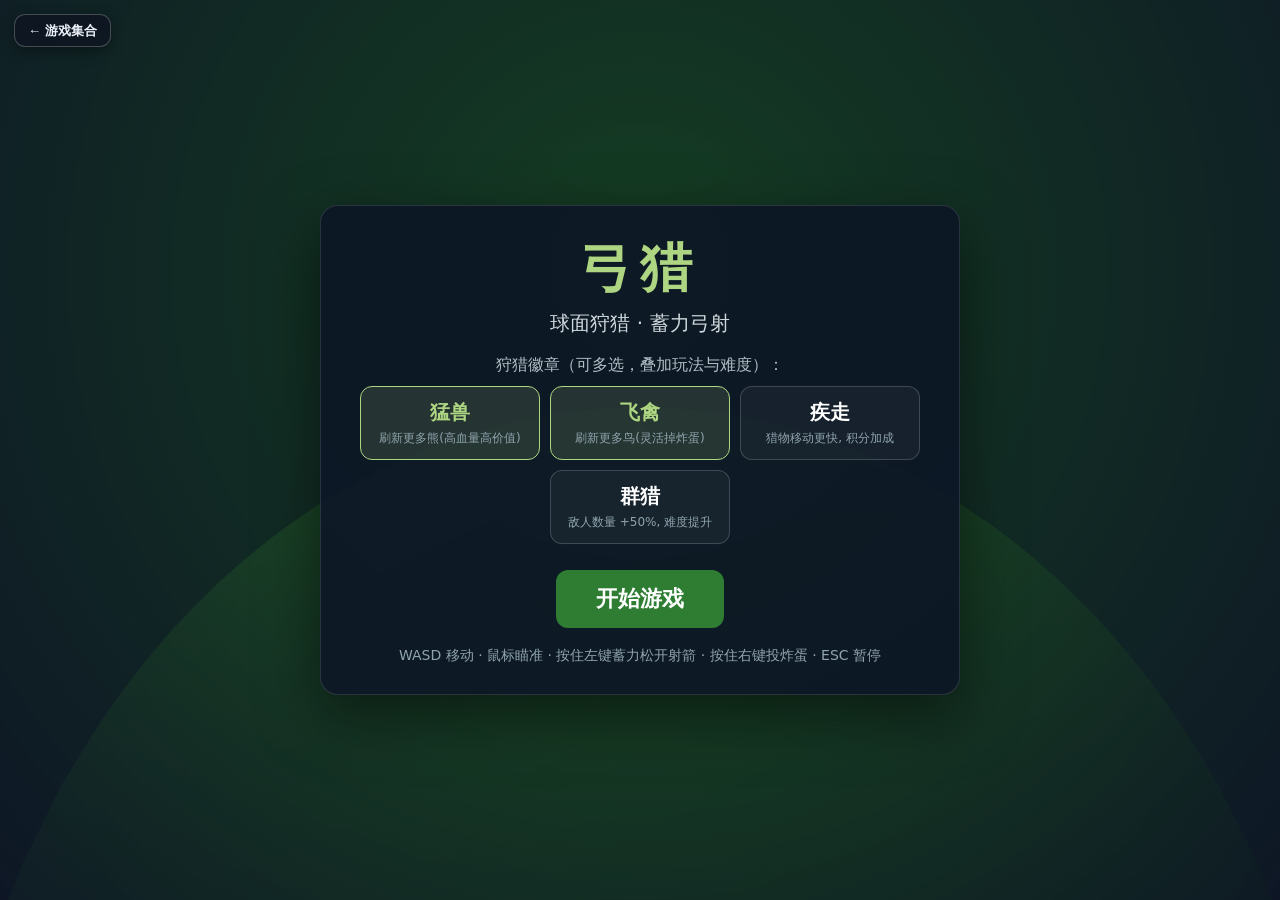
<file: hunt/web/index.html>
<!DOCTYPE html>
<html lang="zh-CN">
<head>
  <meta charset="UTF-8" />
  <meta name="viewport" content="width=device-width, initial-scale=1.0, maximum-scale=1.0, user-scalable=no, viewport-fit=cover" />
  <meta name="theme-color" content="#1B5E20" />
  <meta name="apple-mobile-web-app-capable" content="yes" />
  <meta name="mobile-web-app-capable" content="yes" />
  <meta name="apple-mobile-web-app-status-bar-style" content="black-translucent" />
  <meta name="apple-mobile-web-app-title" content="弓猎" />
  <link rel="manifest" href="./manifest.webmanifest" />
  <link rel="icon" type="image/png" href="./icon.png" />
  <link rel="apple-touch-icon" href="./apple-touch-icon.png" />
  <link rel="stylesheet" href="./styles.css" />
  <title>弓猎</title>
</head>
<body>
  <canvas id="game"></canvas>

  <!-- HUD -->
  <div id="hud">
    <div class="hud-row">
      <span id="hud-arrows" class="hud-pill">箭 20/20</span>
      <span id="hud-score" class="hud-pill">积分 0</span>
      <span id="hud-eff" class="hud-pill">效率 0.0</span>
    </div>
    <div class="hud-row">
      <span id="hud-bomb" class="hud-pill bomb">炸蛋 3</span>
      <span id="hud-time" class="hud-pill">时间 0s</span>
    </div>
    <div class="hud-row">
      <span id="hud-badges" class="hud-pill badges-pill">徽章：—</span>
    </div>
    <div id="hud-hp-wrap"><div id="hud-hp"></div></div>
  </div>

  <!-- 开始菜单 -->
  <div id="start-menu" class="overlay">
    <div class="panel">
      <h1 class="title">弓猎</h1>
      <p class="subtitle">球面狩猎 · 蓄力弓射</p>
      <p class="rules">狩猎徽章（可多选，叠加玩法与难度）：</p>
      <div id="badges" class="badges"></div>
      <button id="start-btn" class="big-btn">开始游戏</button>
      <p id="hint" class="hint">WASD 移动 · 鼠标瞄准 · 按住左键蓄力松开射箭 · 按住右键投炸蛋 · ESC 暂停</p>
    </div>
  </div>

  <!-- 暂停菜单 -->
  <div id="pause-menu" class="overlay">
    <div class="panel">
      <h2 class="title">已暂停</h2>
      <button id="pause-resume" class="big-btn">继续</button>
      <button id="pause-restart" class="big-btn ghost">重新开始</button>
    </div>
  </div>

  <!-- 结束菜单 -->
  <div id="over-menu" class="overlay">
    <div class="panel">
      <h2 class="title">狩猎结束</h2>
      <p id="over-score" class="subtitle">积分 0 · 存活 0s</p>
      <button id="over-restart" class="big-btn">再来一局</button>
    </div>
  </div>

  <!-- 触屏层 -->
  <div id="touch-layer"></div>

  <!-- toast -->
  <div id="toast"></div>

  <script type="module" src="./src/main.js"></script>
<a href="../../index.html" class="b2home" title="返回游戏集合">← 游戏集合</a>
<style>
.b2home{position:fixed;top:14px;left:14px;z-index:2147483647;display:inline-flex;align-items:center;gap:4px;
  font:600 13px/1 -apple-system,"PingFang SC","Microsoft YaHei",sans-serif;color:#eef2fb;
  text-decoration:none;background:rgba(15,20,32,.72);border:1px solid rgba(255,255,255,.22);
  padding:9px 13px;border-radius:11px;backdrop-filter:blur(4px);box-shadow:0 4px 14px rgba(0,0,0,.35);}
.b2home:hover{background:rgba(78,161,255,.92);border-color:rgba(78,161,255,.92);}
</style>
</body>
</html>
</file>
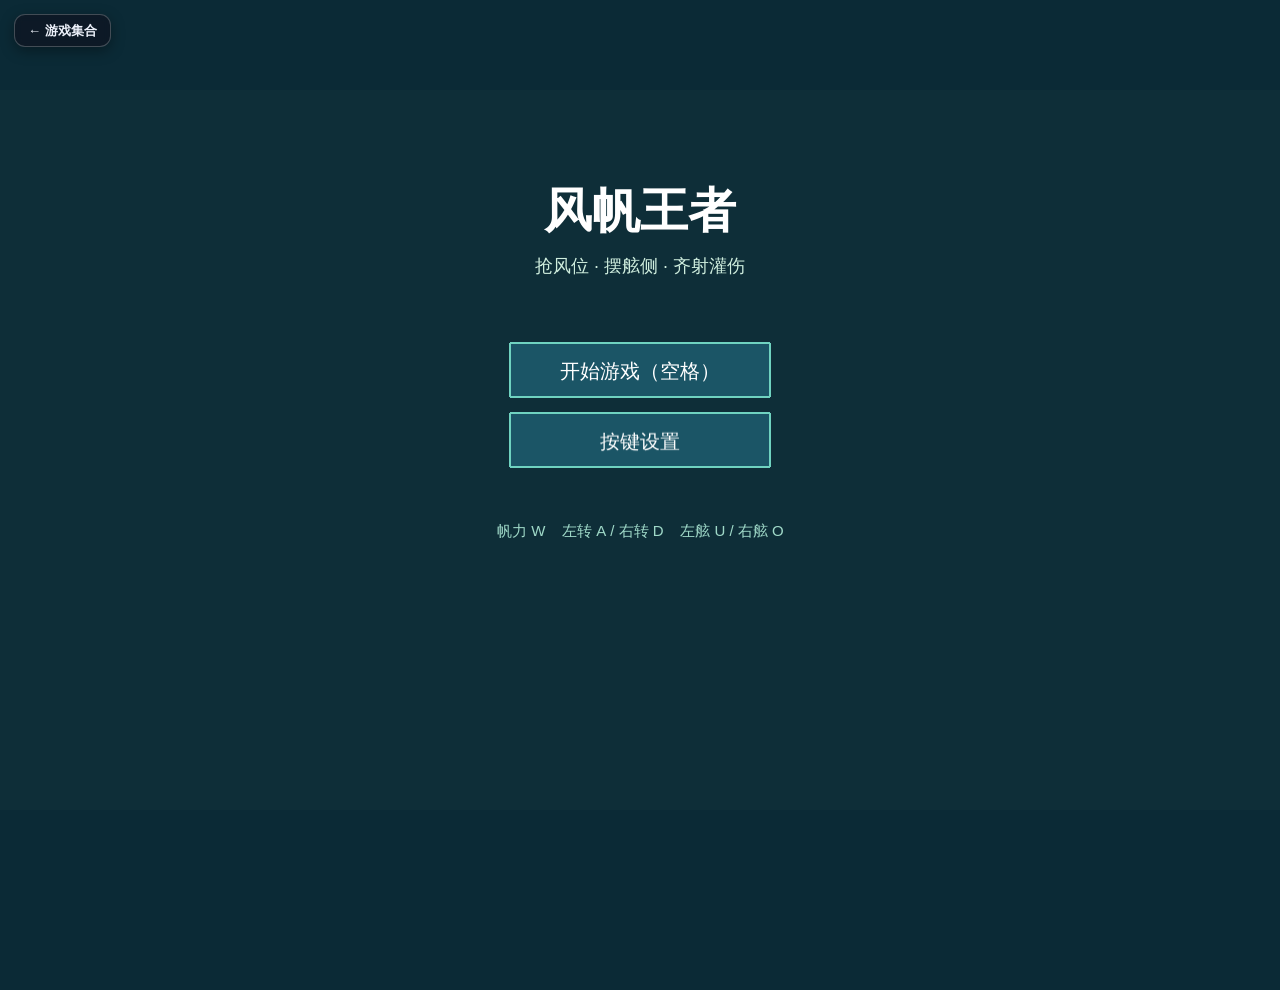
<file: warship/25D/index.html>
<!DOCTYPE html>
<html lang="zh">
<head>
<meta charset="utf-8">
<meta name="viewport" content="width=device-width, initial-scale=1, maximum-scale=1, user-scalable=no">
<title>风帆王者 · 2.5D 原型</title>
<style>
  html, body { margin: 0; padding: 0; height: 100%; background: #0b2a36; overflow: hidden; }
  #game { width: 100vw; height: 100vh; }
  canvas { display: block; margin: 0 auto; }
</style>
</head>
<body>
<div id="game"></div>
<!-- Phaser 本地 vendored，离线可跑 -->
<script src="lib/phaser.min.js"></script>
<!-- 经典 script 标签，按依赖顺序加载，无需构建/服务器 -->
<script src="src/config/constants.js"></script>
<script src="src/core/KeyMap.js"></script>
<script src="src/render/ShipSprite.js"></script>
<script src="src/core/Wind.js"></script>
<script src="src/core/Combat.js"></script>
<script src="src/entities/Ship.js"></script>
<script src="src/entities/Projectile.js"></script>
<script src="src/ui/HUD.js"></script>
<script src="src/config/levels.js"></script>
<script src="src/core/RunState.js"></script>
<script src="src/core/Upgrades.js"></script>
<script src="src/core/FleetAI.js"></script>
<script src="src/scenes/MenuScene.js"></script>
<script src="src/scenes/KeyBindScene.js"></script>
<script src="src/scenes/BattleScene.js"></script>
<script src="src/scenes/ResultScene.js"></script>
<script src="src/main.js?v=20260826c"></script>
<a href="../../index.html" class="b2home" title="返回游戏集合">← 游戏集合</a>
<style>
.b2home{position:fixed;top:14px;left:14px;z-index:2147483647;display:inline-flex;align-items:center;gap:4px;
  font:600 13px/1 -apple-system,"PingFang SC","Microsoft YaHei",sans-serif;color:#eef2fb;
  text-decoration:none;background:rgba(15,20,32,.72);border:1px solid rgba(255,255,255,.22);
  padding:9px 13px;border-radius:11px;backdrop-filter:blur(4px);box-shadow:0 4px 14px rgba(0,0,0,.35);}
.b2home:hover{background:rgba(78,161,255,.92);border-color:rgba(78,161,255,.92);}
</style>
</body>
</html>
</file>
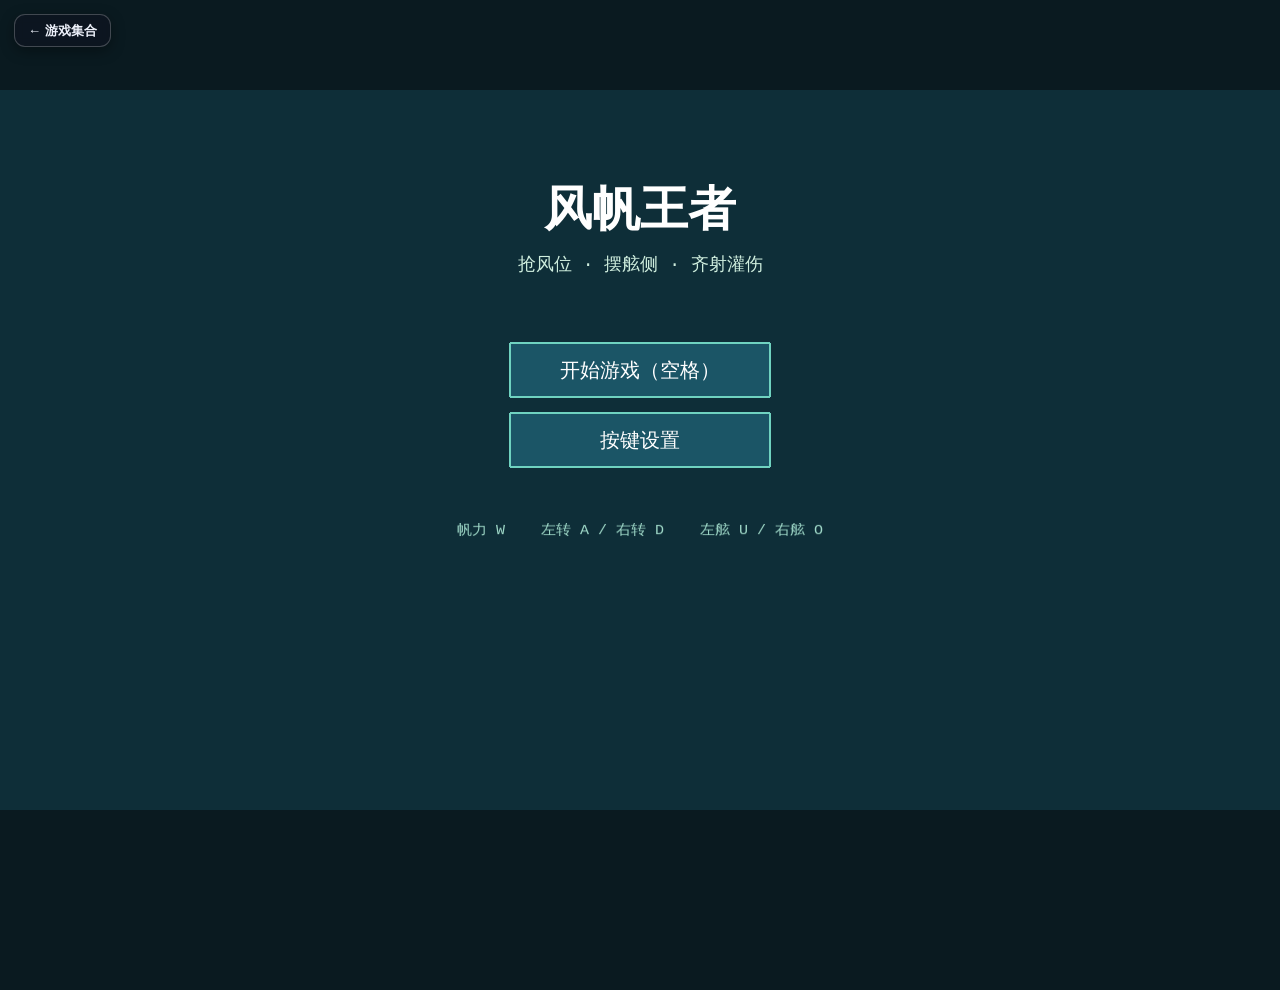
<file: warship/3D/index.html>
<!DOCTYPE html>
<html lang="zh">
<head>
<meta charset="utf-8">
<meta name="viewport" content="width=device-width, initial-scale=1, maximum-scale=1, user-scalable=no">
<title>风帆王者 · 原型</title>
<style>
  html, body { margin: 0; padding: 0; height: 100%; background: #0a1a20; overflow: hidden; }
  #game { width: 100vw; height: 100vh; }
  canvas { display: block; margin: 0 auto; }
</style>
</head>
<body>
<div id="game"></div>
<!-- Phaser 本地 vendored，离线可跑 -->
<script src="lib/phaser.min.js"></script>
<!-- Three.js 本地 vendored（UMD 全局 THREE，经典 script 标签，file:// 离线可跑，零构建） -->
<script src="lib/three.min.js"></script>
<!-- 经典 script 标签，按依赖顺序加载，无需构建/服务器 -->
<script src="src/config/constants.js"></script>
<script src="src/core/KeyMap.js"></script>
<script src="src/render/ShipSprite.js"></script>
<script src="src/core/Wind.js"></script>
<script src="src/core/Combat.js"></script>
<script src="src/entities/Ship.js"></script>
<script src="src/entities/Projectile.js"></script>
<script src="src/ui/HUD.js"></script>
<script src="src/config/levels.js"></script>
<script src="src/core/RunState.js"></script>
<script src="src/core/Upgrades.js"></script>
<script src="src/core/FleetAI.js"></script>
<!-- 3D 球体渲染层（Three.js）：GlobeRenderer / ShipMesh / FX -->
<script src="src/render3d/GlobeRenderer.js"></script>
<script src="src/render3d/ShipMesh.js"></script>
<script src="src/render3d/FX.js"></script>
<script src="src/scenes/MenuScene.js"></script>
<script src="src/scenes/KeyBindScene.js"></script>
<script src="src/scenes/BattleScene.js"></script>
<script src="src/scenes/ResultScene.js"></script>
<script src="src/main.js"></script>
<a href="../../index.html" class="b2home" title="返回游戏集合">← 游戏集合</a>
<style>
.b2home{position:fixed;top:14px;left:14px;z-index:2147483647;display:inline-flex;align-items:center;gap:4px;
  font:600 13px/1 -apple-system,"PingFang SC","Microsoft YaHei",sans-serif;color:#eef2fb;
  text-decoration:none;background:rgba(15,20,32,.72);border:1px solid rgba(255,255,255,.22);
  padding:9px 13px;border-radius:11px;backdrop-filter:blur(4px);box-shadow:0 4px 14px rgba(0,0,0,.35);}
.b2home:hover{background:rgba(78,161,255,.92);border-color:rgba(78,161,255,.92);}
</style>
</body>
</html>
</file>
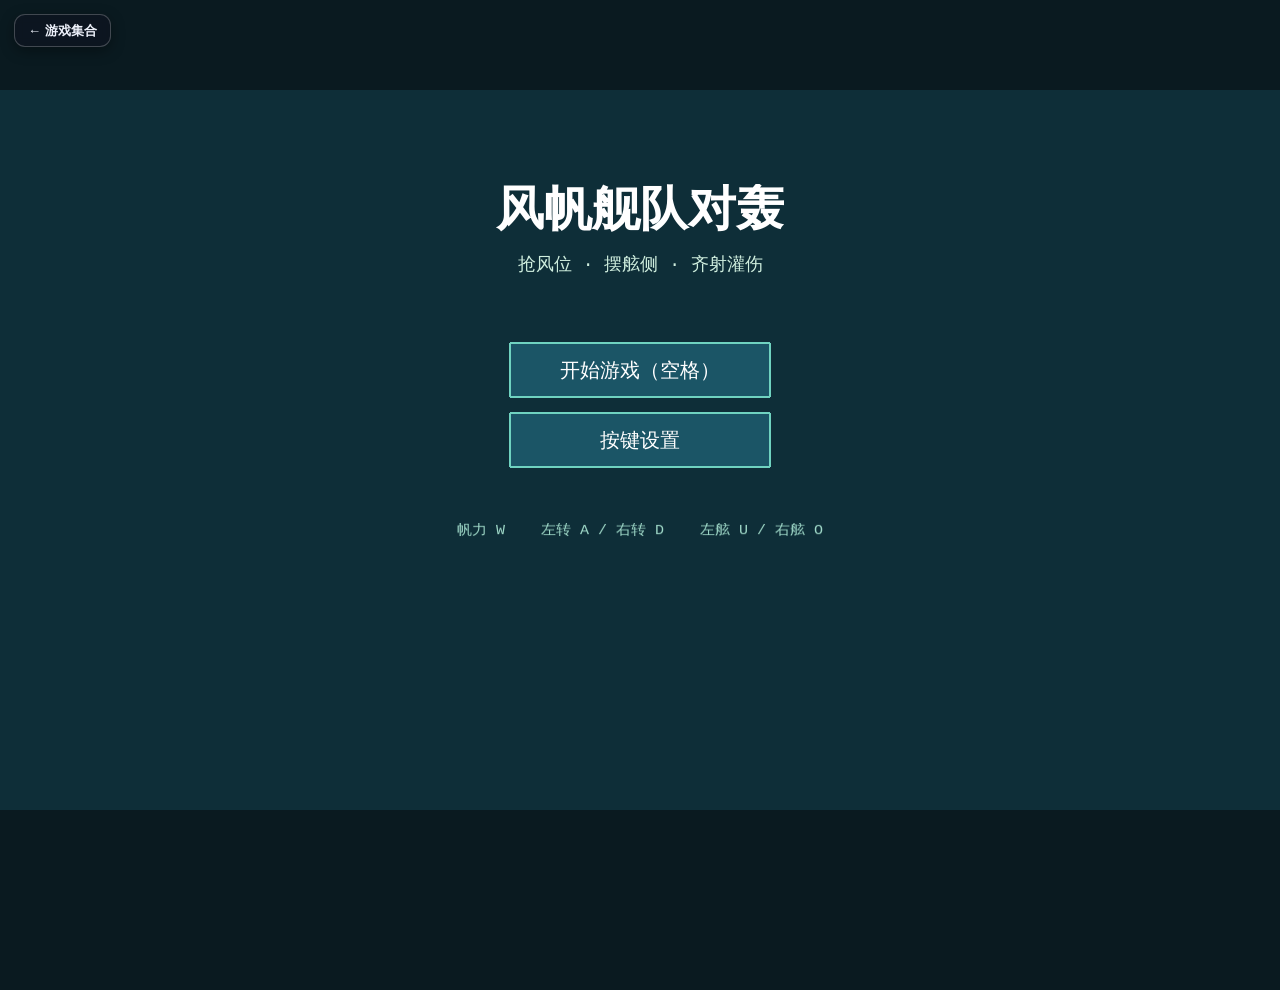
<file: warship/archive/index.html>
<!DOCTYPE html>
<html lang="zh">
<head>
<meta charset="utf-8">
<meta name="viewport" content="width=device-width, initial-scale=1, maximum-scale=1, user-scalable=no">
<title>风帆舰队对轰 · 原型</title>
<style>
  html, body { margin: 0; padding: 0; height: 100%; background: #0a1a20; overflow: hidden; }
  #game { width: 100vw; height: 100vh; }
  canvas { display: block; margin: 0 auto; }
</style>
</head>
<body>
<div id="game"></div>
<!-- Phaser 本地 vendored，离线可跑 -->
<script src="lib/phaser.min.js"></script>
<!-- Three.js 本地 vendored（UMD 全局 THREE，经典 script 标签，file:// 离线可跑，零构建） -->
<script src="lib/three.min.js"></script>
<!-- 经典 script 标签，按依赖顺序加载，无需构建/服务器 -->
<script src="src/config/constants.js"></script>
<script src="src/core/KeyMap.js"></script>
<script src="src/render/ShipSprite.js"></script>
<script src="src/core/Wind.js"></script>
<script src="src/core/Combat.js"></script>
<script src="src/entities/Ship.js"></script>
<script src="src/entities/Projectile.js"></script>
<script src="src/ui/HUD.js"></script>
<script src="src/config/levels.js"></script>
<script src="src/core/RunState.js"></script>
<script src="src/core/Upgrades.js"></script>
<script src="src/core/FleetAI.js"></script>
<!-- 3D 球体渲染层（Three.js）：GlobeRenderer / ShipMesh / FX -->
<script src="src/render3d/GlobeRenderer.js"></script>
<script src="src/render3d/ShipMesh.js"></script>
<script src="src/render3d/FX.js"></script>
<script src="src/scenes/MenuScene.js"></script>
<script src="src/scenes/KeyBindScene.js"></script>
<script src="src/scenes/BattleScene.js"></script>
<script src="src/scenes/ResultScene.js"></script>
<script src="src/main.js"></script>
<a href="../../index.html" class="b2home" title="返回游戏集合">← 游戏集合</a>
<style>
.b2home{position:fixed;top:14px;left:14px;z-index:2147483647;display:inline-flex;align-items:center;gap:4px;
  font:600 13px/1 -apple-system,"PingFang SC","Microsoft YaHei",sans-serif;color:#eef2fb;
  text-decoration:none;background:rgba(15,20,32,.72);border:1px solid rgba(255,255,255,.22);
  padding:9px 13px;border-radius:11px;backdrop-filter:blur(4px);box-shadow:0 4px 14px rgba(0,0,0,.35);}
.b2home:hover{background:rgba(78,161,255,.92);border-color:rgba(78,161,255,.92);}
</style>
</body>
</html>
</file>
<file: hunt/web/styles.css>
:root {
  --green: #1B5E20;
  --green2: #2e7d32;
  --ink: #0e1726;
  --paper: #f5f5f5;
}
* { margin: 0; padding: 0; box-sizing: border-box; -webkit-tap-highlight-color: transparent; }
html, body { width: 100%; height: 100%; overflow: hidden; background: var(--ink); }
body {
  font-family: "PingFang SC", "Microsoft YaHei", "Noto Sans SC", system-ui, sans-serif;
  color: #fff; user-select: none; -webkit-user-select: none; touch-action: none;
}
#game { display: block; width: 100vw; height: 100vh; }

/* ---------- HUD ---------- */
#hud { position: fixed; top: 0; left: 0; right: 0; padding: 12px 16px; display: none; flex-direction: column; gap: 8px; pointer-events: none; z-index: 10; }
.hud-row { display: flex; gap: 10px; flex-wrap: wrap; }
.hud-pill {
  background: rgba(0,0,0,.45); border: 1px solid rgba(255,255,255,.15);
  padding: 6px 14px; border-radius: 999px; font-size: 18px; font-weight: 600; backdrop-filter: blur(4px);
}
.hud-pill.bomb { color: #ffb74d; }
.badges-pill { background: rgba(174,213,129,.16); border-color: rgba(174,213,129,.4); color: #c5e1a5; font-size: 15px; }
#hud-hp-wrap { width: min(320px, 60vw); height: 10px; background: rgba(0,0,0,.45); border-radius: 999px; overflow: hidden; border: 1px solid rgba(255,255,255,.15); }
#hud-hp { height: 100%; width: 100%; background: linear-gradient(90deg, #ef5350, #66bb6a); transition: width .15s; }

/* ---------- 覆盖菜单 ---------- */
.overlay {
  position: fixed; inset: 0; display: none; align-items: center; justify-content: center;
  background: radial-gradient(circle at 50% 30%, rgba(27,94,32,.55), rgba(14,23,38,.92));
  z-index: 30; padding: 20px; overflow: auto;
}
.panel {
  background: rgba(14,23,38,.92); border: 1px solid rgba(255,255,255,.12); border-radius: 18px;
  padding: 28px 32px; max-width: 640px; width: 100%; text-align: center; box-shadow: 0 20px 60px rgba(0,0,0,.5);
}
.title { font-size: 52px; letter-spacing: 8px; color: #aed581; margin-bottom: 6px; }
.subtitle { font-size: 20px; color: #cfd8dc; margin-bottom: 18px; }
.rules { font-size: 16px; color: #b0bec5; margin: 14px 0 10px; }
.hint { font-size: 14px; color: #90a4ae; margin-top: 16px; line-height: 1.6; }

.badges { display: flex; flex-wrap: wrap; gap: 10px; justify-content: center; margin-bottom: 18px; }
.badge {
  flex: 1 1 140px; max-width: 180px; border: 1px solid rgba(255,255,255,.18); border-radius: 12px;
  padding: 12px 10px; cursor: pointer; background: rgba(255,255,255,.04); transition: .15s;
}
.badge.on { border-color: #aed581; background: rgba(174,213,129,.15); }
.badge .b-label { font-size: 20px; font-weight: 700; color: #fff; }
.badge.on .b-label { color: #aed581; }
.badge .b-desc { font-size: 12px; color: #90a4ae; margin-top: 4px; line-height: 1.4; }

.big-btn {
  display: inline-block; margin: 8px 6px 0; padding: 14px 40px; font-size: 22px; font-weight: 700;
  color: #fff; background: var(--green2); border: none; border-radius: 12px; cursor: pointer;
  transition: .15s; font-family: inherit;
}
.big-btn:hover { background: #388e3c; transform: translateY(-1px); }
.big-btn.ghost { background: transparent; border: 1px solid rgba(255,255,255,.25); }

/* ---------- 触屏层 ---------- */
#touch-layer { position: fixed; inset: 0; display: none; z-index: 20; pointer-events: none; }
#touch-layer > * { pointer-events: auto; }
.joy-base {
  position: absolute; bottom: 8%; width: 130px; height: 130px; border-radius: 50%;
  background: rgba(255,255,255,.08); border: 2px solid rgba(255,255,255,.2);
}
.joy-base.left { left: 4%; }
.joy-base.right { right: 4%; }
.joy-knob {
  position: absolute; left: 50%; top: 50%; width: 56px; height: 56px; margin: -28px 0 0 -28px;
  border-radius: 50%; background: rgba(255,255,255,.35); border: 2px solid rgba(255,255,255,.5);
}
.t-btn {
  position: absolute; width: 84px; height: 84px; border-radius: 50%;
  display: flex; align-items: center; justify-content: center; font-size: 18px; font-weight: 700;
  background: rgba(255,255,255,.14); border: 2px solid rgba(255,255,255,.3); color: #fff;
}
.t-bomb { right: 18%; bottom: 26%; background: rgba(255,112,67,.35); }
.t-pause { right: 4%; top: 12%; width: 60px; height: 60px; font-size: 15px; }
.t-full { right: 14%; top: 12%; width: 60px; height: 60px; font-size: 15px; }

/* ---------- toast ---------- */
#toast {
  position: fixed; left: 50%; bottom: 16%; transform: translateX(-50%);
  background: rgba(0,0,0,.7); padding: 10px 20px; border-radius: 10px; font-size: 16px;
  opacity: 0; transition: opacity .25s; z-index: 40; pointer-events: none; white-space: nowrap;
}

@media (max-width: 600px) {
  .title { font-size: 40px; }
  .hud-pill { font-size: 15px; padding: 5px 11px; }
  .big-btn { font-size: 18px; padding: 12px 30px; }
}
</file>
